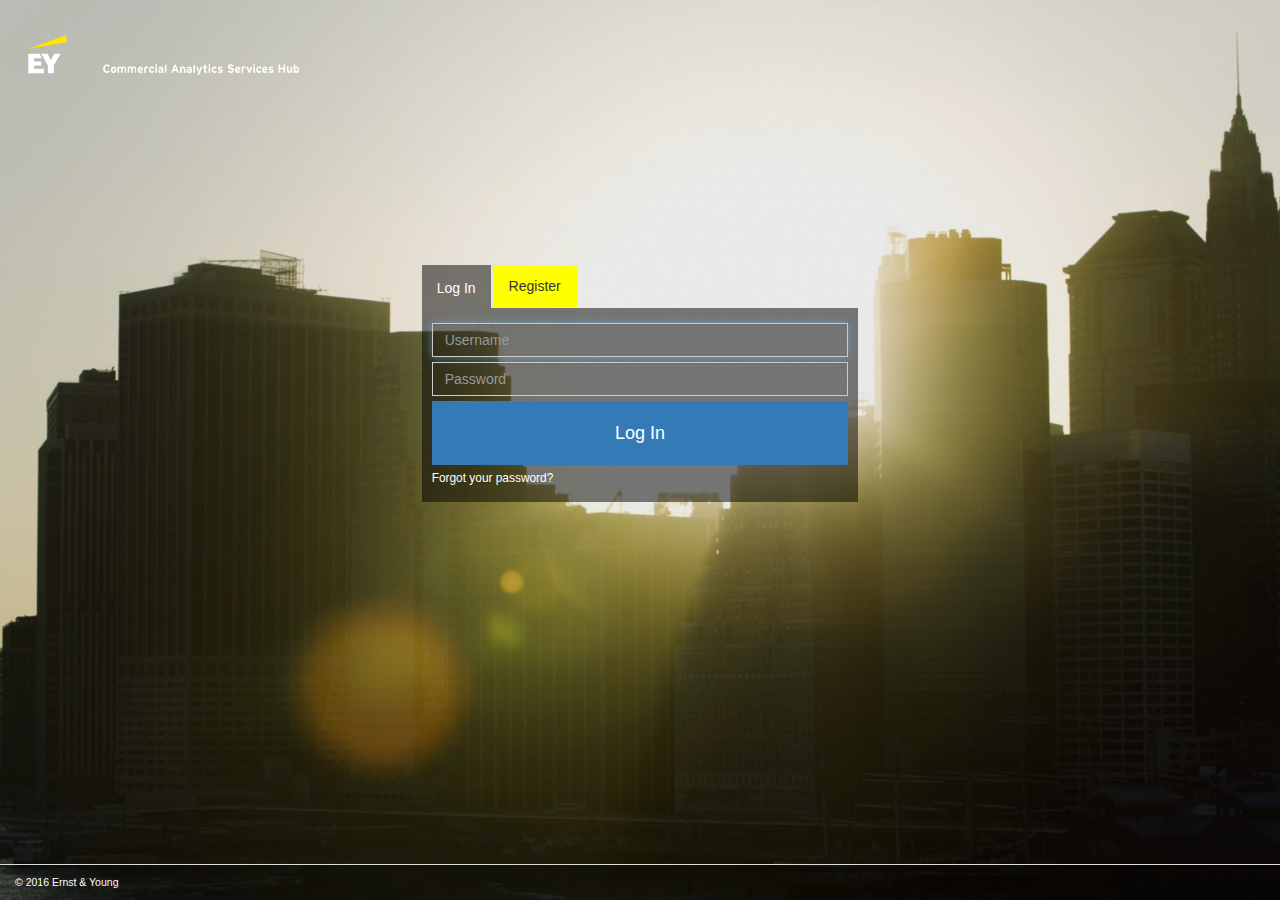
<file: index.html>
<!DOCTYPE html>
<!--[if lt IE 7]>      <html class="no-js lt-ie9 lt-ie8 lt-ie7"> <![endif]-->
<!--[if IE 7]>         <html class="no-js lt-ie9 lt-ie8"> <![endif]-->
<!--[if IE 8]>         <html class="no-js lt-ie9"> <![endif]-->
<!--[if gt IE 8]><!--> <html class="no-js"> <!--<![endif]-->
	<head>
		<meta charset="utf-8">
		<meta http-equiv="X-UA-Compatible" content="IE=edge">
		<title>EY CASH: Login</title>
		<meta name="description" content="">
		<meta name="viewport" content="width=device-width, initial-scale=1, maximum-scale=1">
		<!-- Latest compiled and minified CSS -->
		<!-- <link rel="stylesheet" href="https://maxcdn.bootstrapcdn.com/bootstrap/3.3.6/css/bootstrap.min.css" integrity="sha384-1q8mTJOASx8j1Au+a5WDVnPi2lkFfwwEAa8hDDdjZlpLegxhjVME1fgjWPGmkzs7" crossorigin="anonymous"> -->
		<link href="lib/bootstrap/css/bootstrap.min.css" rel="stylesheet" type="text/css">

	    <!-- Custom Fonts -->
	    <link href="lib/font-awesome/css/font-awesome.min.css" rel="stylesheet" type="text/css">


		<!-- Local stylesheet -->
		<link href="css/style.css" rel="stylesheet" type="text/css">

		<link href="css/login.css" rel="stylesheet" type="text/css">
	</head>
	<body id="login">

		<div class="main container-fluid">
			<div class="row">
				<h2 class="navbar-brand">
					<img src="images/EYCash_logo.svg" alt="EY CASH">
				</h2>
			</div>

			 <div class="abs-center is-responsive">

				 <div class="col-sm-12 col-md-10 col-md-offset-1">

					<ul class="nav nav-tabs" role="tablist">
						<li role="presentation" class="active"><a href="#form-login" aria-controls="login" role="tab" data-toggle="tab">Log In</a></li>
						<li role="presentation"><a href="#form-register" aria-controls="register" role="tab" data-toggle="tab">Register</a></li>
					</ul>
					<div class="tab-content">
						<form id="form-login" role="tabpanel" class="form-signin tab-pane active" action="landing.html">
							<label for="inputUsername" class="sr-only">Username</label>
							<input type="text" id="inputUsername" class="form-control" placeholder="Username" autofocus>
							<label for="inputPassword" class="sr-only">Password</label>
							<input type="password" id="inputPassword" class="form-control" placeholder="Password">
							<button class="btn btn-lg btn-primary btn-block" type="submit">Log In</button>
							<p class="small"><a href="#">Forgot your password?</a></p>
						</form>
						<form id="form-register" role="tabpanel" class="form-register tab-pane" action="landing.html">
							<label for="inputUsername" class="sr-only">Username</label>
							<input type="text" id="inputUsername" class="form-control" placeholder="Username" autofocus>
							<label for="inputPassword" class="sr-only">Password</label>
							<input type="password" id="inputPassword" class="form-control" placeholder="Password">
							<button class="btn btn-lg btn-primary btn-block" type="submit">Register</button>
						</form>
					</div>

				</div> 

			</div> 

		</div>

		<footer class="footer">
			<div class="container-fluid">
				<p class="text-muted">&copy; 2016 Ernst &amp; Young</p>
			</div>
		</footer>
			
<!-- 		<script src="https://ajax.googleapis.com/ajax/libs/jquery/1.10.2/jquery.min.js"></script>
		<script>window.jQuery || document.write('<script src="lib/jquery/js/jquery-1.10.2.min.js"><\/script>')</script>
 -->
		<script src="lib/jquery/js/jquery-1.10.2.min.js"></script>

		<!-- Latest compiled and minified JavaScript -->
		<!-- <script src="https://maxcdn.bootstrapcdn.com/bootstrap/3.3.6/js/bootstrap.min.js" integrity="sha384-0mSbJDEHialfmuBBQP6A4Qrprq5OVfW37PRR3j5ELqxss1yVqOtnepnHVP9aJ7xS" crossorigin="anonymous"></script> -->
		<script src="lib/bootstrap/js/bootstrap.min.js"></script>

	</body>
</html>
</file>
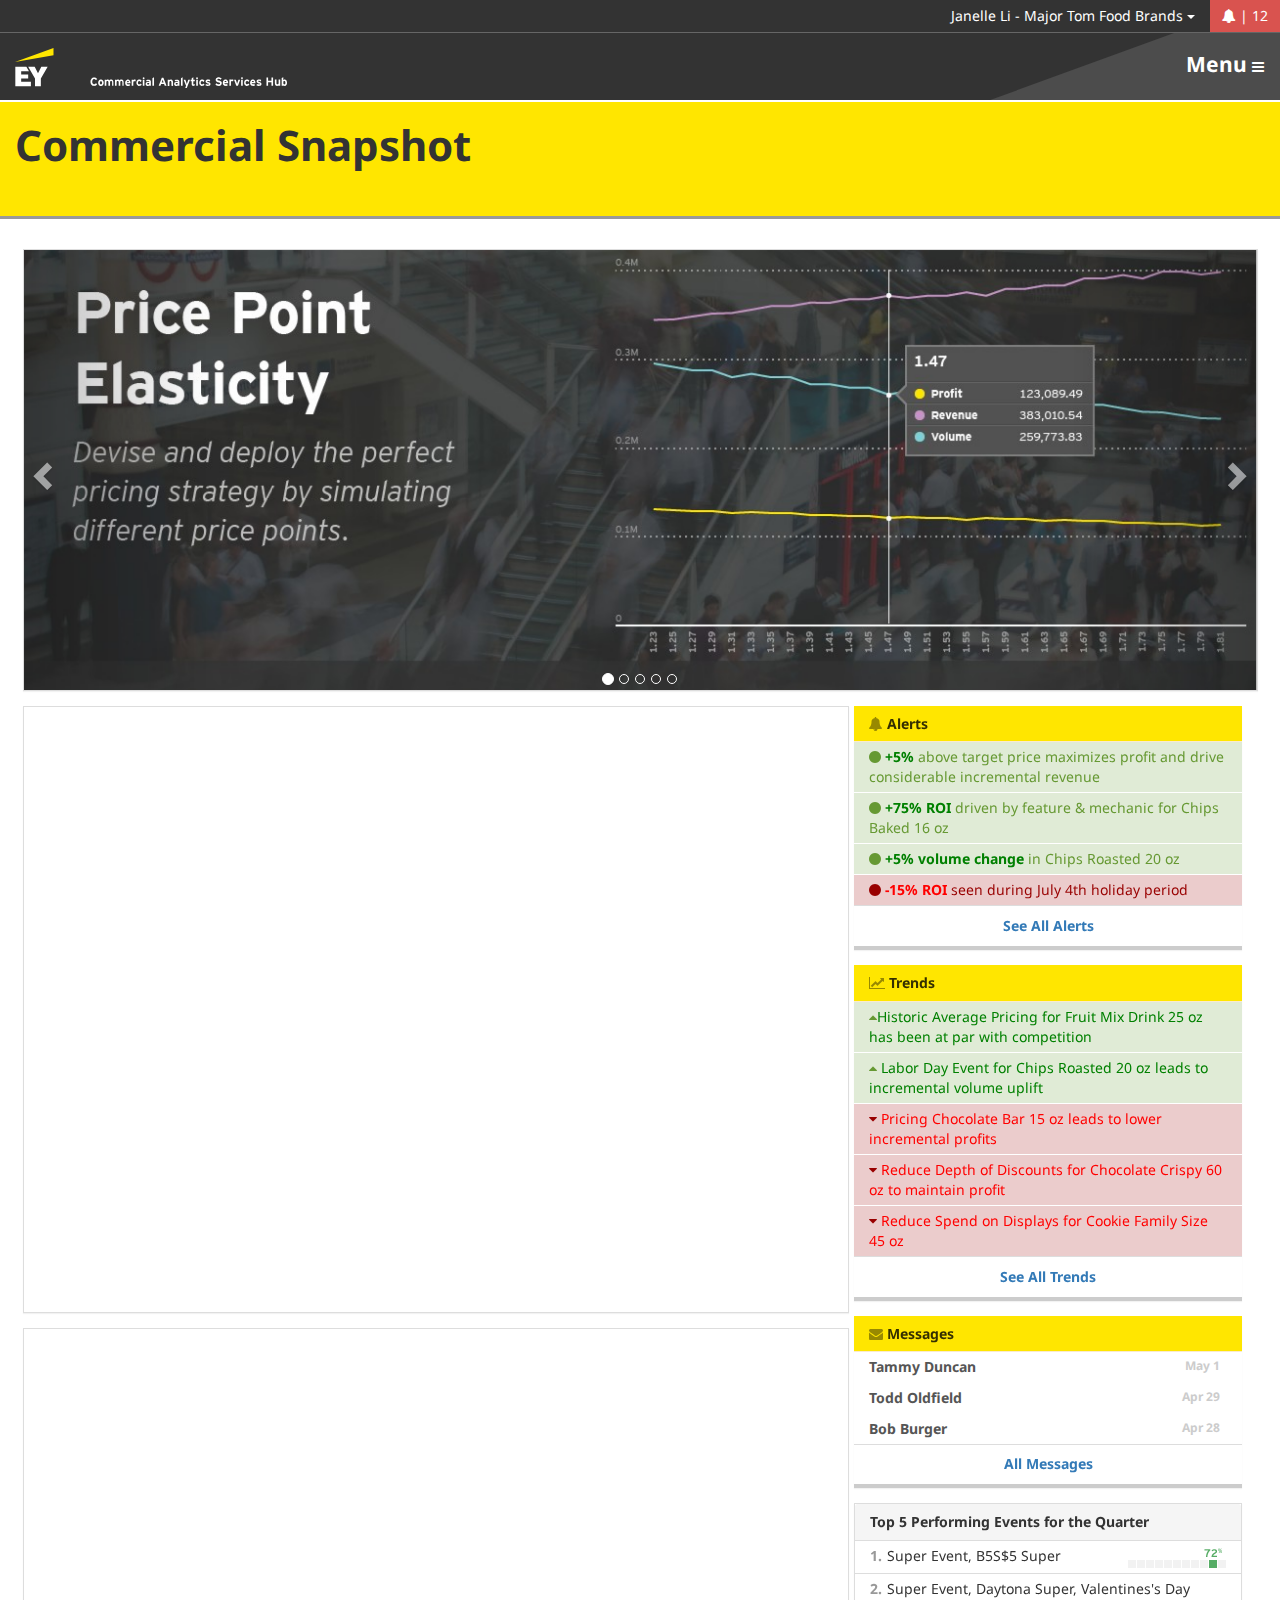
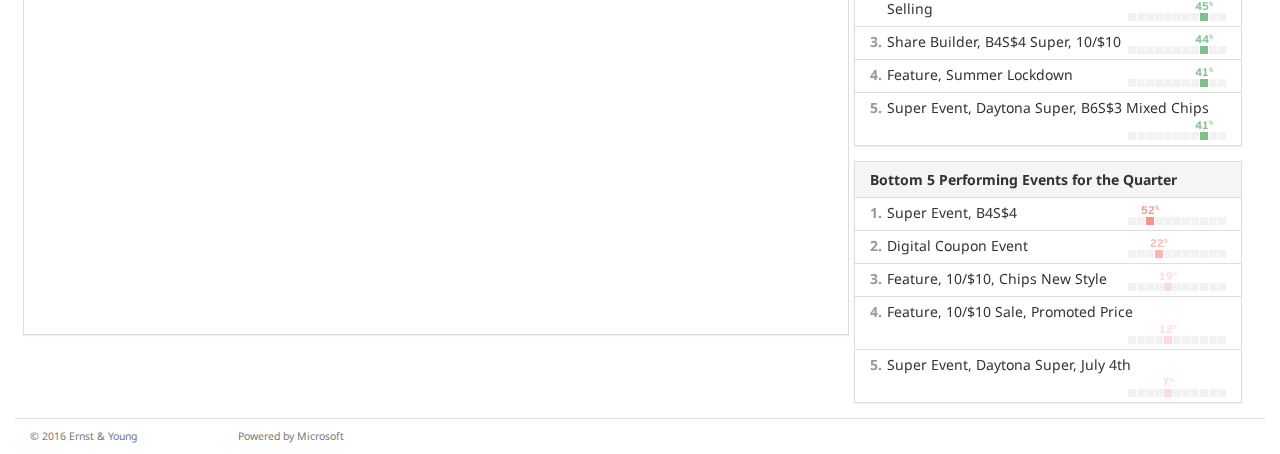
<file: commercial-snapshot.html>
<!DOCTYPE html>
<!--[if lt IE 7]>      <html class="no-js lt-ie9 lt-ie8 lt-ie7"> <![endif]-->
<!--[if IE 7]>         <html class="no-js lt-ie9 lt-ie8"> <![endif]-->
<!--[if IE 8]>         <html class="no-js lt-ie9"> <![endif]-->
<!--[if gt IE 8]><!--> <html class="no-js"> <!--<![endif]-->
	<head>
		<meta charset="utf-8">
		<meta http-equiv="X-UA-Compatible" content="IE=edge">
		<title>EY CASH: Commercial Snapshot</title>
		<meta name="description" content="">
		<meta name="viewport" content="width=device-width, initial-scale=1, maximum-scale=1">
		<link href="lib/bootstrap/css/bootstrap.min.css" rel="stylesheet" type="text/css">

	    <!-- Custom Fonts -->
	    <link href="lib/font-awesome/css/font-awesome.min.css" rel="stylesheet" type="text/css">


		<!-- Local stylesheet -->
		<link href="css/style.css" rel="stylesheet" type="text/css">
	</head>
	<body>

		<!-- user options nav -->
		<div class="container-fluid">
			<div class="row">
				<div class="btn-group user-options" role="group">
					<div class="pull-right">
						<div class="btn-group" role="group">
							<button class="btn btn-default dropdown-toggle" type="button" id="dropdownMenu1" data-toggle="dropdown" aria-haspopup="true" aria-expanded="true">Janelle Li - Major Tom Food Brands <span class="caret"></span>
							</button>
							<ul class="dropdown-menu" aria-labelledby="dropdownMenu1">
								<li><a href="index.html">Logout</a></li>
							</ul>
						</div>
						<button class="btn btn-info btn-danger"><span class="fa fa-bell"></span> | 12</button>
					</div>
				</div>
				<!-- site navigation -->
				<div class="mainnav clearfix">
					<h2 class="container-fluid"><a href="landing.html"><img src="images/EYCash_logo.svg" alt="EY CASH"></a></h2>
					<button class="btn btn-custom btn-menu" type="button" data-toggle="collapse" data-target="#collapseMenu" aria-expanded="false" aria-controls="collapseMenu"><span></span></button>
					<ul class="list-group collapse" id="collapseMenu">
						<li class="list-group-item"><a href="commercial-snapshot.html">Commercial Snapshot</a></li>
						<li class="list-group-item"><a href="growth-drivers.html">Growth Drivers</a></li>
						<li class="list-group-item">
							<button class="btn btn-submenu" type="button" data-toggle="collapse" data-target="#collapseSubmenu" aria-expanded="false" aria-controls="collapseSubmenu">Revenue Growth Management</button>
							<div class="list-group collapse" id="collapseSubmenu">
								<a href="price-diagnostic.html" class="list-group-item">Price Diagnostic</a>
								<a href="pricing-simulation.html" class="list-group-item">Pricing Simulation</a>

								<a href="trade-promotion-opt.html" class="list-group-item">Trade Promotion Optimization</a>
								<a href="post-event-analysis.html" class="list-group-item">Post Event Analysis</a>
							</div> 
						</li>
						<li class="list-group-item"><a href="marketing-productivity.html">Marketing Productivity</a></li>
						<li class="list-group-item"><a href="retail-execution.html">Retail Execution</a></li>
					</ul>
				</div>
			</div>
		</div>

		<!-- section title area -->
		<div class="jumbotron">
			<div class="container-fluid">
				<h1>Commercial Snapshot</h1>
			</div>
		</div>

		<div class="main container-fluid">
			<div class="row">
				<!-- main content area -->
				<div class="col col-sm-12">
					<div class="row">
						<div class="col col-sm-12">
							<div class="panel panel-default content-card">
								<div id="carousel" class="carousel slide" data-ride="carousel">
									<!-- Indicators -->
									<ol class="carousel-indicators">
										<li data-target="#carousel" data-slide-to="0" class="active"></li>
										<li data-target="#carousel" data-slide-to="1"></li>
										<li data-target="#carousel" data-slide-to="2"></li>
										<li data-target="#carousel" data-slide-to="3"></li>
										<li data-target="#carousel" data-slide-to="4"></li>
									</ol>

									<!-- Wrapper for slides -->
									<div class="carousel-inner" role="listbox">
										<div class="item active">
											<img src="images/microsoft_demo_20160526_slide1.jpg" alt="item 1">
										</div>
										<div class="item">
											<img src="images/microsoft_demo_20160526_slide2.jpg" alt="item 1">
										</div>
										<div class="item">
											<img src="images/microsoft_demo_20160526_slide3.jpg" alt="item 3">
										</div>
										<div class="item">
											<img src="images/microsoft_demo_20160526_slide4.jpg" alt="item 4">
										</div>
										<div class="item">
											<img src="images/microsoft_demo_20160526_slide5.jpg" alt="item 5">
										</div>
									</div>

									<!-- Controls -->
									<a class="left carousel-control" href="#carousel" role="button" data-slide="prev">
										<span class="glyphicon glyphicon-chevron-left" aria-hidden="true"></span>
										<span class="sr-only">Previous</span>
									</a>
									<a class="right carousel-control" href="#carousel" role="button" data-slide="next">
										<span class="glyphicon glyphicon-chevron-right" aria-hidden="true"></span>
										<span class="sr-only">Next</span>
									</a>
								</div>
				 			</div>
						</div>
					</div>
					<div class="col col-sm-8">
					<div class="row">					
						<div class="row">					
							<div class="col col-xs-12">							
								<div class="panel panel-default content-card">
									<!--<iframe width="1280" height="600" src="https://app.powerbi.com/view?r=eyJrIjoiNTUwZmFkNWYtMDcyMS00ZDdlLWIwY2ItNmIyNDBhODhlMjA4IiwidCI6ImJlNjM3MzRhLTk2YzUtNGU1NC04MDQ5LTcyYjZhZTEwZTM1NiIsImMiOjZ9" frameborder="0" allowFullScreen="true"></iframe>-->
									<!--img class="img-responsive" src="images/ppot.png" alt="Price Performance Over Time"-->
									<iframe width="800" height="600" src="https://app.powerbi.com/view?r=eyJrIjoiNDU1NDVmMDEtODkyOC00ZDJjLWE0MTUtZTlhY2U1ODRiZDA3IiwidCI6IjViOTczZjk5LTc3ZGYtNGJlYi1iMjdkLWFhMGM3MGI4NDgyYyIsImMiOjF9" frameborder="0" allowFullScreen="true"></iframe>
 								</div>
							</div>
						</div>
					
					
					<div class="row">
						<div class="col col-xs-12">
							<div class="panel panel-default content-card">
								<iframe width="1280" height="600" src="https://app.powerbi.com/view?r=eyJrIjoiOTdlZjgxNmEtODc0Ny00YjgzLTg0ZjktNzgxYzcxNTE0N2JjIiwidCI6ImJlNjM3MzRhLTk2YzUtNGU1NC04MDQ5LTcyYjZhZTEwZTM1NiIsImMiOjZ9" frameborder="0" allowFullScreen="true"></iframe>
								<!--img class="img-responsive" src="images/rt.png" alt="Regional Trends"-->
 							</div>
						</div>
					</div>
					</div>
				</div>

				<!-- sidebar -->
				<div class="sidebar col col-sm-4">
					<div class="panel panel-warning panel-alerts">
						<div class="panel-heading">
							<h3 class="panel-title"><span class="fa fa-bell" aria-hidden="true"></span> Alerts</h3>
						</div>
						<ul class="panel-body list-group">
							<li class="list-group-item up"><span class="fa fa-circle"></span> <b><font color="green">+5% </font></b>above target price maximizes profit and drive considerable incremental revenue</li>
							<li class="list-group-item up"><span class="fa fa-circle"></span> <b><font color="green">+75% ROI</font></b> driven by feature &amp; mechanic for Chips Baked 16 oz</li>
							<li class="list-group-item up"><span class="fa fa-circle"></span> <b><font color="green">+5% volume change</font></b> in Chips Roasted 20 oz</li>
							<li class="list-group-item down"><span class="fa fa-circle"></span> <b><font color="red">-15% ROI</font></b> seen during July 4th holiday period</li>
						</ul>
						<p><a href="#">See All Alerts</a></p>
					</div>
					<div class="panel panel-warning panel-trends">
						<div class="panel-heading">
							<h3 class="panel-title"><span class="fa fa-line-chart" aria-hidden="true"></span> Trends</h3>
						</div>
						<ul class="panel-body list-group">
							<li class="list-group-item up"><span class="fa fa-caret-up" aria-hidden="true"></span><font color="green">Historic Average Pricing for Fruit Mix Drink 25 oz has been at par with competition</font> </li>
							<li class="list-group-item up"><span class="fa fa-caret-up" aria-hidden="true"></span> <font color="green">Labor Day Event for Chips Roasted 20 oz leads to incremental volume uplift</font></li>
							<li class="list-group-item down"><span class="fa fa-caret-down" aria-hidden="true"></span> <font color="red">Pricing Chocolate Bar 15 oz leads to lower incremental profits</font></li>
							<li class="list-group-item down"><span class="fa fa-caret-down" aria-hidden="true"></span> <font color="red">Reduce Depth of Discounts for Chocolate Crispy 60 oz to maintain profit</font></li>
							<li class="list-group-item down"><span class="fa fa-caret-down" aria-hidden="true"></span> <font color="red">Reduce Spend on Displays for Cookie Family Size 45 oz</font></li>
						</ul>
						<p><a href="#">See All Trends</a></p>
					</div>
					<div class="panel panel-warning panel-messages">
						<div class="panel-heading">
							<h3 class="panel-title">
								<span class="fa fa-envelope" aria-hidden="true"></span>
								Messages
							</h3>
						</div>
						<div class="panel-body list-group">
							<a href="#" class="list-group-item"><b>Tammy Duncan</b> <span class="badge">May 1</span></a>
							<a href="#" class="list-group-item"><b>Todd Oldfield</b> <span class="badge">Apr 29</span></a>
							<a href="#" class="list-group-item"><b>Bob Burger</b>  <span class="badge">Apr 28</span></a>
							<p><a href="#">All Messages</a></p>
						</div>
					</div>
				</div>
				
						<div class="col col-sm-4">
							<div class="panel panel-default content-card ">
								<div class="panel-heading">
									<h4 class="panel-title">Top 5 Performing Events for the Quarter</h4>
								</div>
								<table class="table table-condensed top5-table">
									<tr>
										<td>1.</td><td>Super Event, B5S$5 Super     <img src="images/slider_0009_72.png" alt="Up 72" align="right"></td><td></td>
									</tr>
									<tr>
										<td>2.</td><td>Super Event, Daytona Super, Valentines's Day Selling <img src="images/slider_0008_45.png" alt="Up 45" align="right"></td><td></td>
									</tr>
									<tr>
										<td>3.</td><td>Share Builder, B4S$4 Super, 10/$10 <img src="images/slider_0007_44.png" alt="Up 44" align="right"></td><td></td>
									</tr>
									<tr>
										<td>4.</td><td>Feature, Summer Lockdown <img src="images/slider_0006_41.png" alt="Up 41" align="right"></td><td></td>
									</tr>
									<tr>
										<td>5.</td><td>Super Event, Daytona Super, B6S$3 Mixed Chips <img src="images/slider_0006_41.png" alt="Up 41" align="right"></td><td></td>
									</tr>
								</table>
							</div>
						</div>
						<div class="col col-sm-4">
							<div class="panel panel-default content-card">
								<div class="panel-heading">
									<h4 class="panel-title">Bottom 5 Performing Events for the Quarter</h4>
								</div>
								<table class="table table-condensed top5-table">
									<tr>
										<td>1.</td><td>Super Event, B4S$4 <img src="images/slider_0000_-52.png" alt="Down 52" align="right"></td><td></td>
									</tr>
									<tr>
										<td>2.</td><td>Digital Coupon Event <img src="images/slider_0001_-22.png" alt="Down 22" align="right"></td><td></td>
									</tr>
									<tr>
										<td>3.</td><td>Feature, 10/$10, Chips New Style <img src="images/slider_0002_-19.png" alt="Down 19" align="right"></td><td></td>
									</tr>
									<tr>
										<td>4.</td><td>Feature, 10/$10 Sale, Promoted Price <img src="images/slider_0003_-12.png" alt="Down 12" align="right"></td><td></td>
									</tr>
									<tr>
										<td>5.</td><td>Super Event, Daytona Super, July 4th <img src="images/slider_0004_-7.png" alt="Down 7" align="right"></td><td></td>
									</tr>
								</table>
							</div>
						</div>
										
			</div>
		</div>


		<footer class="footer">
			<div class="container-fluid">
				<div class="row">					
					<div class="col-sm-2">
						<p class="text-muted">&copy; 2016 Ernst &amp; Young</p>
					</div>
					<div class="col-sm-2">
						<p class="text-muted">Powered by Microsoft</p>
					</div>
				</div>
			</div>
		</footer>

		<script src="lib/jquery/js/jquery-1.10.2.min.js"></script>

		<script src="lib/bootstrap/js/bootstrap.min.js"></script>

		<script type="text/javascript" src="lib/fixed-table/js/fixed_table_rc.js"></script>

		<script src="js/scripts.js"></script>			
		
	</body>
</html>
</file>
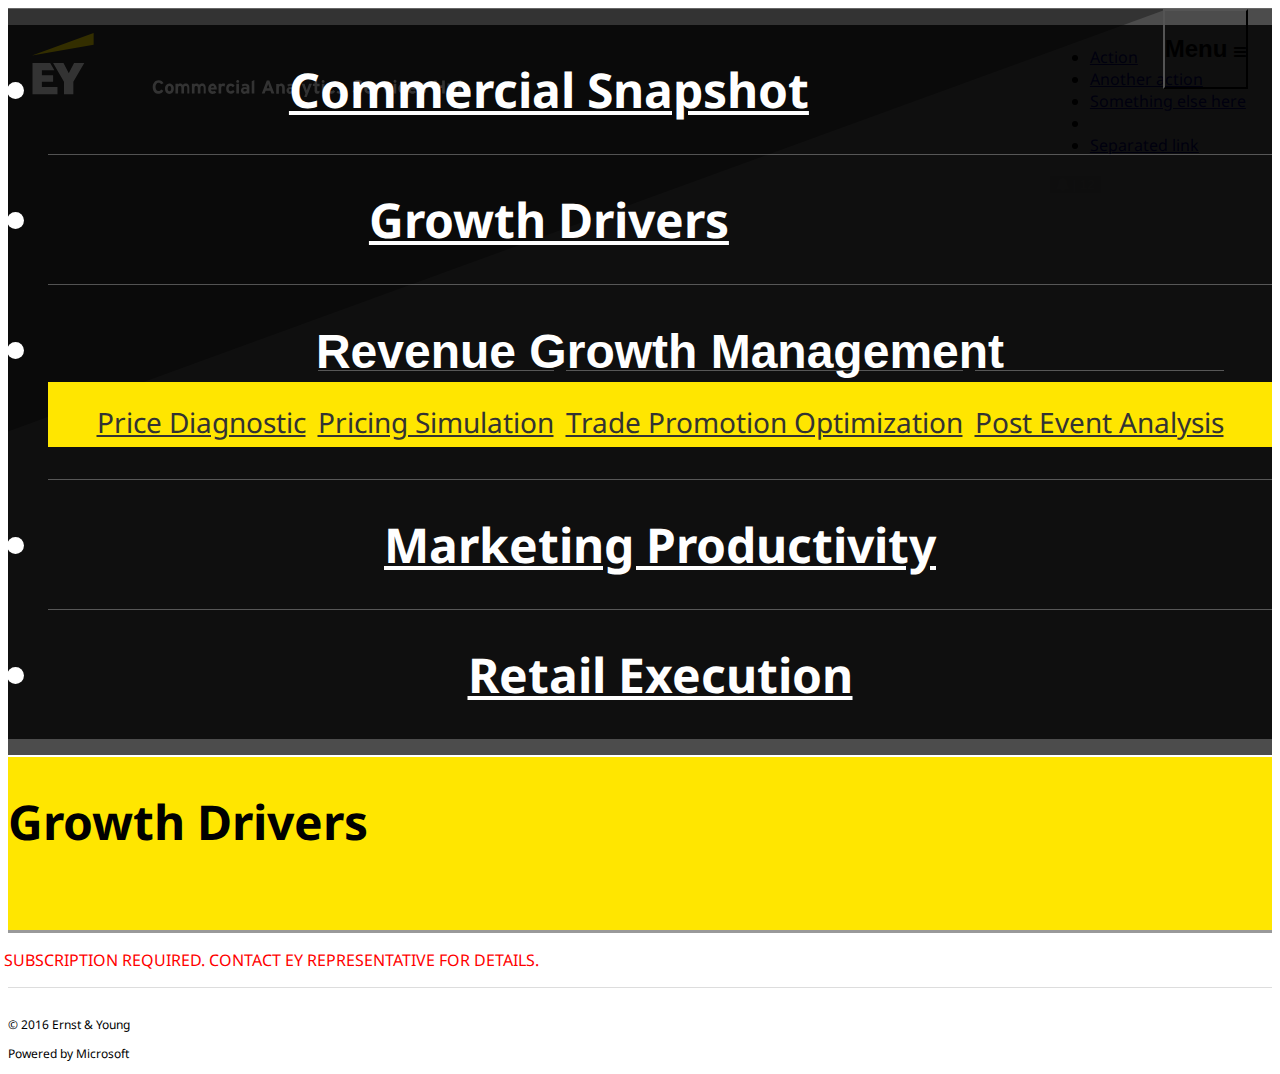
<file: growth-drivers.html>
<!DOCTYPE html>
<!--[if lt IE 7]>      <html class="no-js lt-ie9 lt-ie8 lt-ie7"> <![endif]-->
<!--[if IE 7]>         <html class="no-js lt-ie9 lt-ie8"> <![endif]-->
<!--[if IE 8]>         <html class="no-js lt-ie9"> <![endif]-->
<!--[if gt IE 8]><!--> <html class="no-js"> <!--<![endif]-->
	<head>
		<meta charset="utf-8">
		<meta http-equiv="X-UA-Compatible" content="IE=edge">
		<title>EY CASH: Growth Drivers</title>
		<meta name="description" content="">
		<meta name="viewport" content="width=device-width, initial-scale=1, maximum-scale=1">
		<!-- Latest compiled and minified CSS -->
		<link rel="stylesheet" href="https://maxcdn.bootstrapcdn.com/bootstrap/3.3.6/css/bootstrap.min.css" integrity="sha384-1q8mTJOASx8j1Au+a5WDVnPi2lkFfwwEAa8hDDdjZlpLegxhjVME1fgjWPGmkzs7" crossorigin="anonymous">

	    <!-- Custom Fonts -->
	    <link href="lib/font-awesome/css/font-awesome.min.css" rel="stylesheet" type="text/css">

		<!-- Optional theme -->
		<!-- <link rel="stylesheet" href="https://maxcdn.bootstrapcdn.com/bootstrap/3.3.6/css/bootstrap-theme.min.css" integrity="sha384-fLW2N01lMqjakBkx3l/M9EahuwpSfeNvV63J5ezn3uZzapT0u7EYsXMjQV+0En5r" crossorigin="anonymous"> -->


		<!-- Local stylesheet -->
	    <link href="css/style.css" rel="stylesheet" type="text/css">
	</head>
	<body>

		<!-- user options nav -->
		<div class="row">
			<div class="container-fluid">
				<div class="btn-group user-options" role="group">
					<div class="pull-right">
						<div class="btn-group" role="group">
							<button class="btn btn-default dropdown-toggle" type="button" id="dropdownMenu1" data-toggle="dropdown" aria-haspopup="true" aria-expanded="true">Janelle Li - Major Tom Food Brands <span class="caret"></span>
							</button>
							<ul class="dropdown-menu" aria-labelledby="dropdownMenu1">
								<li><a href="#">Action</a></li>
								<li><a href="#">Another action</a></li>
								<li><a href="#">Something else here</a></li>
								<li role="separator" class="divider"></li>
								<li><a href="#">Separated link</a></li>
							</ul>
						</div>
						<button class="btn btn-info btn-danger"><span class="fa fa-bell"></span> | 12</button>
					</div>
				</div>
				<!-- site navigation -->
				<div class="mainnav clearfix">
					<h2 class="container-fluid"><a href="landing.html"><img src="images/EYCash_logo.svg" alt="EY CASH"></a></h2>
					<button class="btn btn-custom btn-menu" type="button" data-toggle="collapse" data-target="#collapseMenu" aria-expanded="false" aria-controls="collapseMenu"><span></span></button>
					<ul class="list-group collapse" id="collapseMenu">
						<li class="list-group-item"><a href="commercial-snapshot.html">Commercial Snapshot</a></li>
						<li class="list-group-item"><a href="growth-drivers.html">Growth Drivers</a></li>
						<li class="list-group-item">
							<button class="btn btn-submenu" type="button" data-toggle="collapse" data-target="#collapseSubmenu" aria-expanded="false" aria-controls="collapseSubmenu">Revenue Growth Management</button>
							<div class="list-group collapse" id="collapseSubmenu">
								<a href="price-diagnostic.html" class="list-group-item">Price Diagnostic</a>
								<a href="pricing-simulation.html" class="list-group-item">Pricing Simulation</a>

								<a href="trade-promotion-opt.html" class="list-group-item">Trade Promotion Optimization</a>
								<a href="post-event-analysis.html" class="list-group-item">Post Event Analysis</a>
							</div> 
						</li>
						<li class="list-group-item"><a href="marketing-productivity.html">Marketing Productivity</a></li>
						<li class="list-group-item"><a href="retail-execution.html">Retail Execution</a></li>
					</ul>
				</div>
			</div>
		</div>

		<!-- section title area -->
		<div class="jumbotron">
			<div class="container-fluid">
				<h1>Growth Drivers</h1>
			</div>
		</div>

		<div class="main">
			<div class="row">
				<!-- main content area -->
				<!-- <iframe src="content"></iframe> -->
				<div class="col col-xs-12">
				<p><font color="red">SUBSCRIPTION REQUIRED. CONTACT EY REPRESENTATIVE FOR DETAILS.</font></p>
				</div>
			</div>	
		</div>

		<footer class="footer">
			<div class="row">
				<div class="container-fluid">					
					<div class="col-sm-2">
						<p class="text-muted">&copy; 2016 Ernst &amp; Young</p>
					</div>
					<div class="col-sm-2">
						<p class="text-muted">Powered by Microsoft</p>
					</div>
				</div>
			</div>
		</footer>

		<script src="https://ajax.googleapis.com/ajax/libs/jquery/1.10.2/jquery.min.js"></script>
		<script>window.jQuery || document.write('<script src="js/vendor/jquery-1.10.2.min.js"><\/script>')</script>

		<!-- Latest compiled and minified JavaScript -->
		<script src="https://maxcdn.bootstrapcdn.com/bootstrap/3.3.6/js/bootstrap.min.js" integrity="sha384-0mSbJDEHialfmuBBQP6A4Qrprq5OVfW37PRR3j5ELqxss1yVqOtnepnHVP9aJ7xS" crossorigin="anonymous"></script>
		
	</body>
</html>
</file>
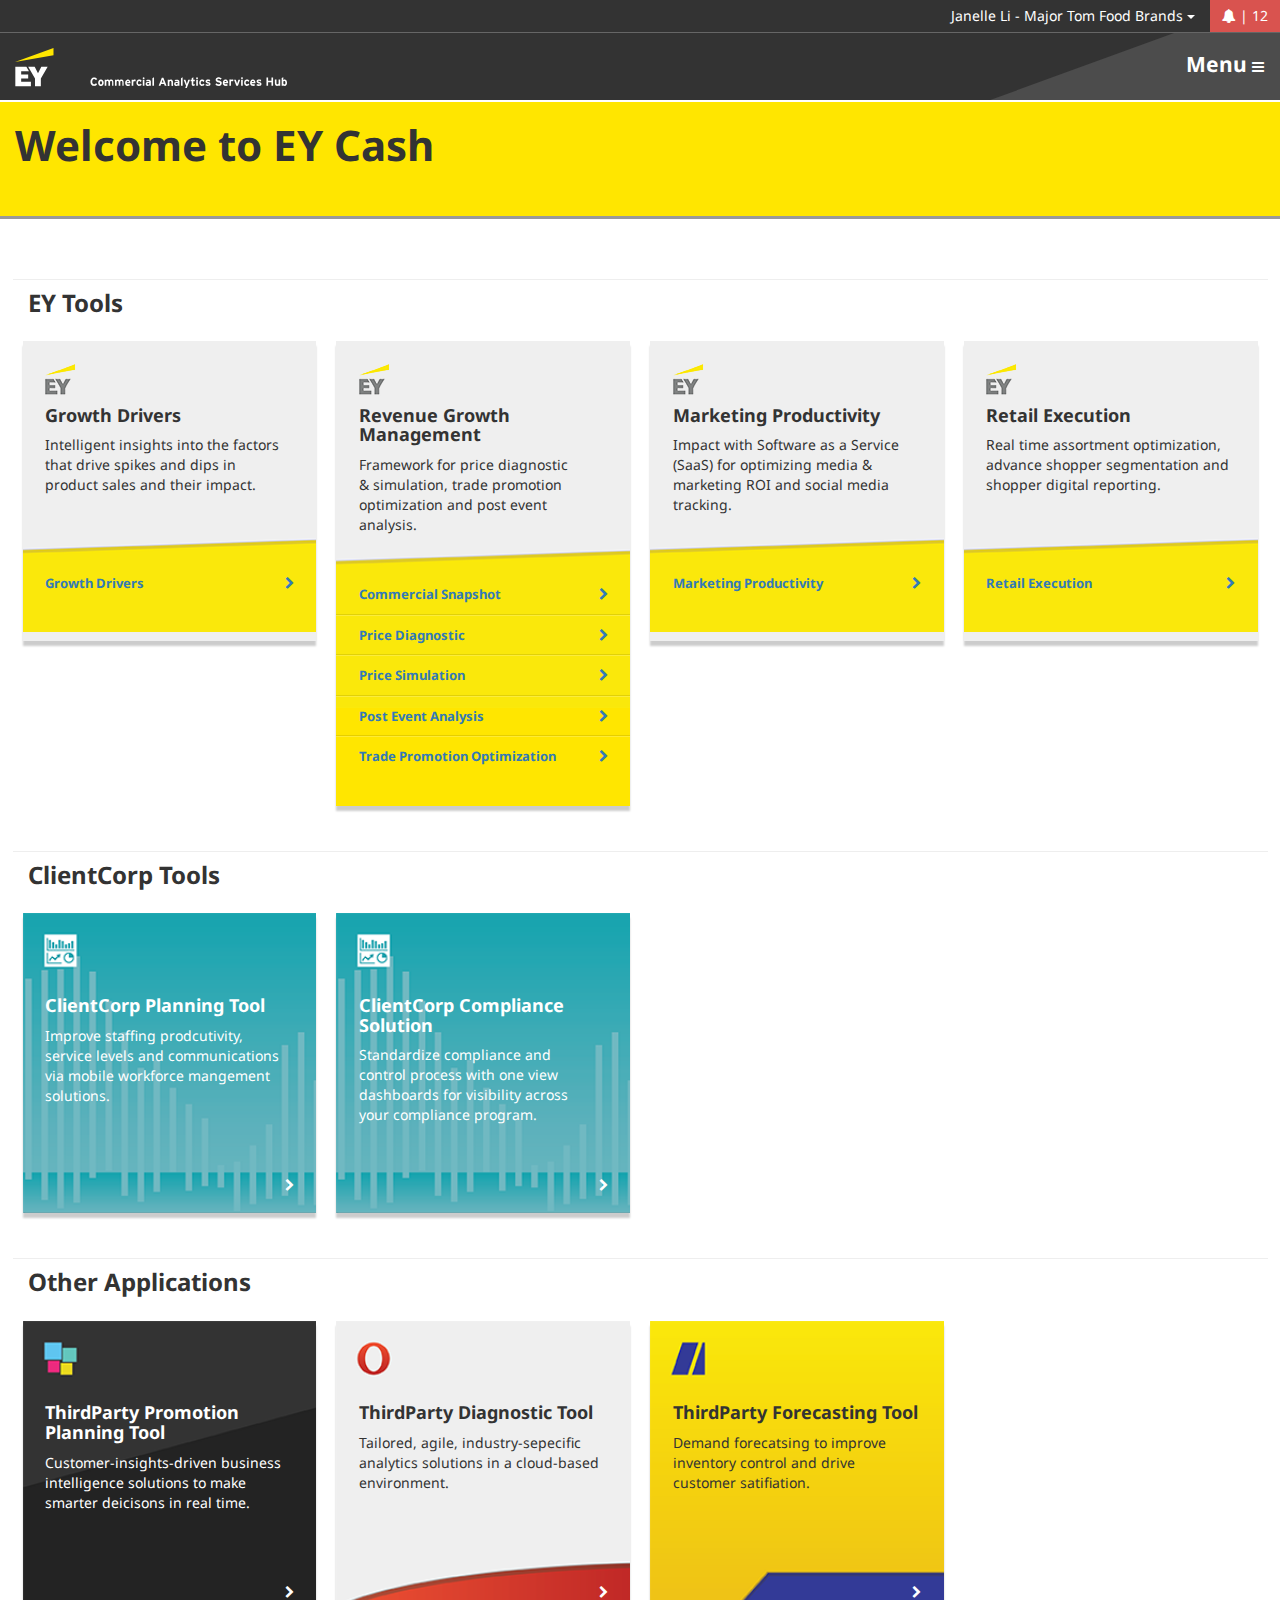
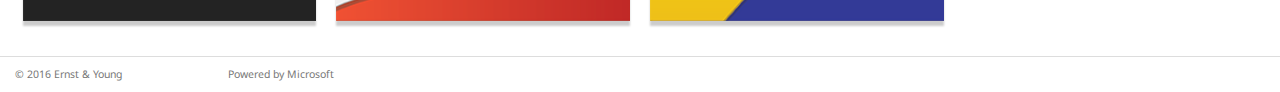
<file: landing.html>
<!DOCTYPE html>
<!--[if lt IE 7]>      <html class="no-js lt-ie9 lt-ie8 lt-ie7"> <![endif]-->
<!--[if IE 7]>         <html class="no-js lt-ie9 lt-ie8"> <![endif]-->
<!--[if IE 8]>         <html class="no-js lt-ie9"> <![endif]-->
<!--[if gt IE 8]><!--> <htl class="no-js"> <!--<![endif]-->
	<head>
		<meta charset="utf-8">
		<meta http-equiv="X-UA-Compatible" content="IE=edge">
		<title>EY CASH: Welcome to EY Cash</title>
		<meta name="description" content="">
		<meta name="viewport" content="width=device-width, initial-scale=1, maximum-scale=1">

		<!-- Latest compiled and minified CSS -->
		<!-- <link rel="stylesheet" href="https://maxcdn.bootstrapcdn.com/bootstrap/3.3.6/css/bootstrap.min.css" integrity="sha384-1q8mTJOASx8j1Au+a5WDVnPi2lkFfwwEAa8hDDdjZlpLegxhjVME1fgjWPGmkzs7" crossorigin="anonymous"> -->
		<link href="lib/bootstrap/css/bootstrap.min.css" rel="stylesheet" type="text/css">

	    <!-- Custom Fonts -->
	    <link href="lib/font-awesome/css/font-awesome.min.css" rel="stylesheet" type="text/css">


		<!-- Local stylesheet -->
		<link href="css/style.css" rel="stylesheet" type="text/css">

		<link href="css/landing.css" rel="stylesheet" type="text/css">

	</head>
	<body class="landing-page">

		<!-- user options nav -->
		<div class="container-fluid">
			<div class="row">
				<div class="btn-group user-options" role="group">
					<div class="pull-right">
						<div class="btn-group" role="group">
							<button class="btn btn-default dropdown-toggle" type="button" id="dropdownMenu1" data-toggle="dropdown" aria-haspopup="true" aria-expanded="true">Janelle Li - Major Tom Food Brands <span class="caret"></span>
							</button>
							<ul class="dropdown-menu" aria-labelledby="dropdownMenu1">
								<li><a href="index.html">Logout</a></li>
							</ul>
						</div>
						<button class="btn btn-info btn-danger"><span class="fa fa-bell"></span> | 12</button>
					</div>
				</div>
				<!-- site navigation -->
				<div class="mainnav clearfix">
					<h2 class="container-fluid"><a href="landing.html"><img src="images/EYCash_logo.svg" alt="EY CASH"></a></h2>
					<button class="btn btn-custom btn-menu" type="button" data-toggle="collapse" data-target="#collapseMenu" aria-expanded="false" aria-controls="collapseMenu"><span></span></button>
					<ul class="list-group collapse" id="collapseMenu">
						<li class="list-group-item"><a href="commercial-snapshot.html">Commercial Snapshot</a></li>
						<li class="list-group-item"><a href="growth-drivers.html">Growth Drivers</a></li>
						<li class="list-group-item">
							<button class="btn btn-submenu" type="button" data-toggle="collapse" data-target="#collapseSubmenu" aria-expanded="false" aria-controls="collapseSubmenu">Revenue Growth Management</button>
							<div class="list-group collapse" id="collapseSubmenu">
								<a href="price-diagnostic.html" class="list-group-item">Price Diagnostic</a>
								<a href="pricing-simulation.html" class="list-group-item">Pricing Simulation</a>

								<a href="trade-promotion-opt.html" class="list-group-item">Trade Promotion Optimization</a>
								<a href="post-event-analysis.html" class="list-group-item">Post Event Analysis</a>
							</div> 
						</li>
						<li class="list-group-item"><a href="marketing-productivity.html">Marketing Productivity</a></li>
						<li class="list-group-item"><a href="retail-execution.html">Retail Execution</a></li>
					</ul>
				</div>
			</div>
		</div>

		<!-- section title area -->
		<div class="jumbotron">
			<div class="container-fluid">
				<h1>Welcome to EY Cash</h1>
			</div>
		</div>

		<!-- main content area -->
		<div class="main container-fluid">
			<div class="row panel-group">
				<h3>EY Tools</h3>
				<div class="col col-sm-3"><div class="panel panel-ey content-card">
					<div class="panel-caption">
						<p><img src="images/bg_EY-01_logo.png"></p>
						<h4>Growth Drivers</h4>
						<p>Intelligent insights into the factors</br>
							that drive spikes and dips in</br>
							product sales and their impact.
						</p>
					</div>
					<ul class="list-unstyled">
						<li><a href="growth-drivers.html">Growth Drivers <span class="fa fa-chevron-right pull-right"></span></a></li>
					</ul>
				</div></div>
				<div class="col col-sm-3"><div class="panel panel-ey content-card">
					<div class="panel-caption">
					<p><img src="images/bg_EY-01_logo.png"></p>
						<h4>Revenue Growth Management</h4>
						<p>Framework for price diagnostic</br>
							& simulation, trade promotion</br>
							optimization and post event</br>
							analysis.
						</p>
					</div>
					<ul class="list-unstyled">
						<li><a href="commercial-snapshot.html">Commercial Snapshot <span class="fa fa-chevron-right pull-right"></span></a></li>
						<li><a href="price-diagnostic.html">Price Diagnostic <span class="fa fa-chevron-right pull-right"></span></a></li>
						<li><a href="pricing-simulation.html">Price Simulation <span class="fa fa-chevron-right pull-right"></span></a></li>
						<li><a href="post-event-analysis.html">Post Event Analysis <span class="fa fa-chevron-right pull-right"></span></a></li>
						<li><a href="trade-promotion-opt.html">Trade Promotion Optimization <span class="fa fa-chevron-right pull-right"></span></a></li>
						
					</ul>
				</div></div>
				<div class="col col-sm-3"><div class="panel panel-ey content-card">
					<div class="panel-caption">
						<p><img src="images/bg_EY-01_logo.png"></p>
						<h4>Marketing Productivity</h4>
						<p>Impact with Software as a Service</br>
						   (SaaS) for optimizing media &amp;</br>
						   marketing ROI and social media</br>
						   tracking.
						  </p>
					</div>
					<ul class="list-unstyled">
						<li><a href="marketing-productivity.html">Marketing Productivity <span class="fa fa-chevron-right pull-right"></span></a></li>
					</ul>
				</div></div>
				<div class="col col-sm-3"><div class="panel panel-ey content-card">
					<div class="panel-caption">
						<p><img src="images/bg_EY-01_logo.png"></p>
						<h4>Retail Execution</h4>
						<p>Real time assortment optimization,</br>
							advance shopper segmentation and </br>
							shopper digital reporting.</p>
					</div>
					<ul class="list-unstyled">
						<li><a href="retail-execution.html">Retail Execution <span class="fa fa-chevron-right pull-right"></span></a></li>
					</ul>
				</div></div>
			</div>
			<div class="row panel-group">
				<h3>ClientCorp Tools</h3>
				<div class="col col-sm-3"><div class="panel panel-client content-card">
					<div class="panel-caption">
						<h4>ClientCorp Planning Tool</h4>
						<p>Improve staffing prodcutivity,</br> 
							service levels and communications </br>
							via mobile workforce mangement </br>
							solutions. </p>
					</div>
					<ul class="list-unstyled">
						<li><a href="#"> <span class="fa fa-chevron-right pull-right"></span></a></li>
					</ul>
				</div></div>
				<div class="col col-sm-3"><div class="panel panel-client content-card">
					<div class="panel-caption">
						<h4>ClientCorp Compliance Solution</h4>
						<p>Standardize compliance and </br>
							control process with one view </br>
							dashboards for visibility across </br>
							your compliance program.</p>
					</div>
					<ul class="list-unstyled">
						<li><a href="#"> <span class="fa fa-chevron-right pull-right"></span></a></li>
					</ul>
				</div></div>
			</div>
			<div class="row panel-group">
				<h3>Other Applications</h3>
				<div class="col col-sm-3"><div class="panel panel-other1 content-card">
					<div class="panel-caption">
						<h4>ThirdParty Promotion Planning Tool</h4>
						<p>Customer-insights-driven business</br> 
							intelligence solutions to make</br> 
							smarter deicisons in real time.</p>
					</div>
					<ul class="list-unstyled">
						<li><a href="#"> <span class="fa fa-chevron-right pull-right"></span></a></li>
					</ul>
				</div></div>
				<div class="col col-sm-3"><div class="panel panel-other2 content-card">
					<div class="panel-caption">
						<h4>ThirdParty Diagnostic Tool</h4>
						<p>Tailored, agile, industry-sepecific</br> 
							analytics solutions in a cloud-based</br> 
							environment. </p>
					</div>
					<ul class="list-unstyled">
						<li><a href="#"> <span class="fa fa-chevron-right pull-right"></span></a></li>
					</ul>
				</div></div>
				<div class="col col-sm-3"><div class="panel panel-other3 content-card">
					<div class="panel-caption">
						<h4>ThirdParty Forecasting Tool</h4>
						<p>Demand forecatsing to improve</br>
							inventory control and drive</br> 
							customer satifiation.</p>
					</div>
					<ul class="list-unstyled">
						<li><a href="#"> <span class="fa fa-chevron-right pull-right"></span></a></li>
					</ul>
				</div></div>
			</div>
		</div>

		<footer class="footer">
			<div class="container-fluid">
				<div class="row">
					<div class="col-sm-2">
						<p class="text-muted">&copy; 2016 Ernst &amp; Young</p>
					</div>
					<div class="col-sm-2">
						<p class="text-muted">Powered by Microsoft</p>
					</div>
				</div>
			</div>
		</footer>

		<script src="lib/jquery/js/jquery-1.10.2.min.js"></script>

		<script src="lib/bootstrap/js/bootstrap.min.js"></script>

		<script src="js/scripts.js"></script>			
		
	</body>
</html>
</file>
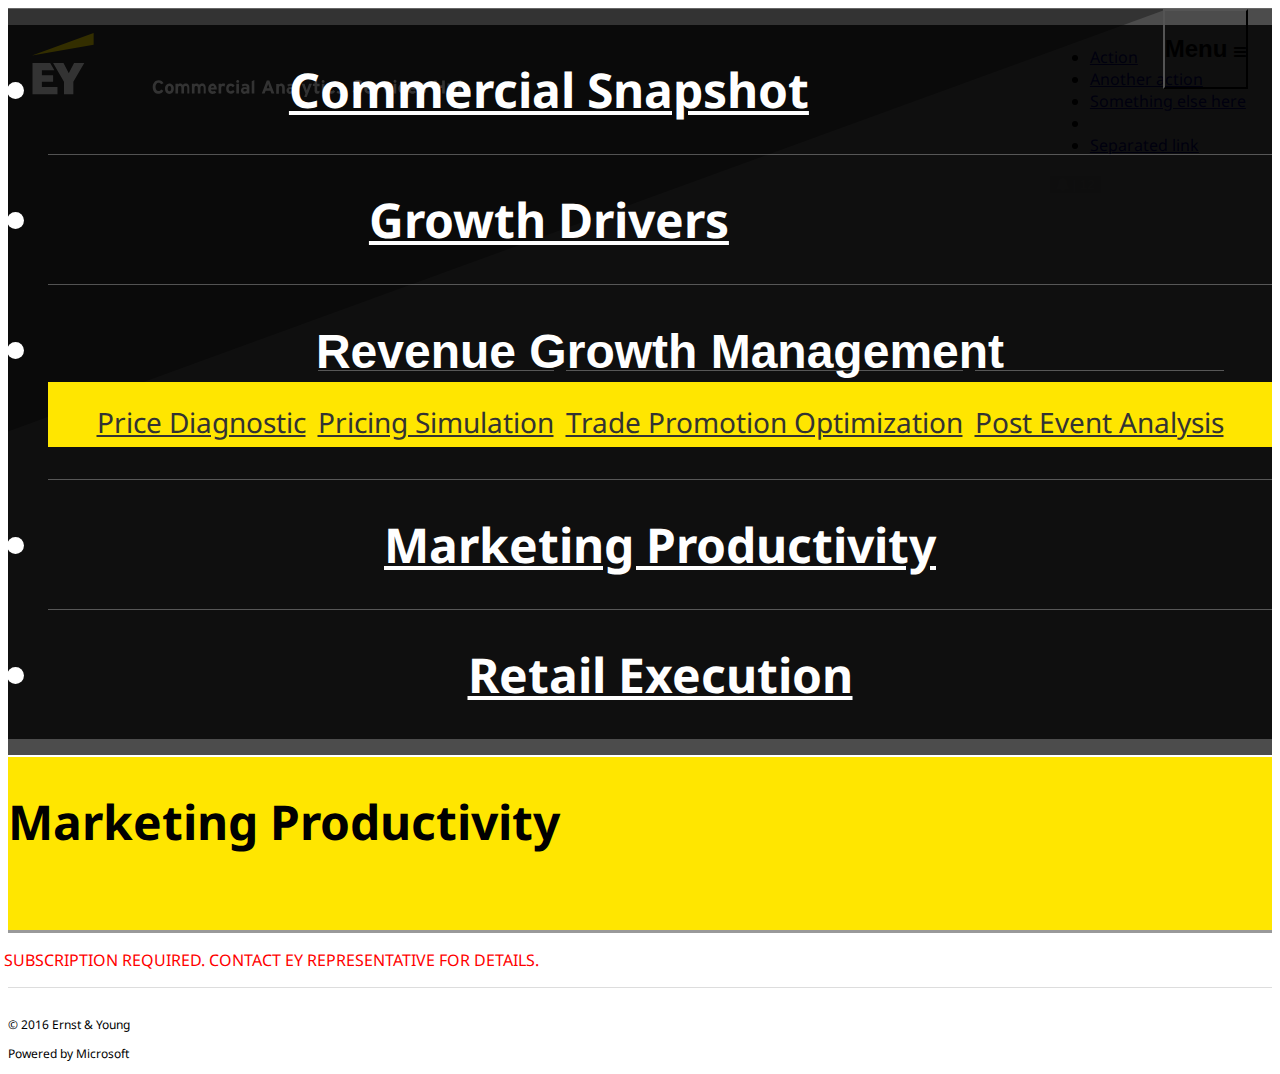
<file: marketing-productivity.html>
<!DOCTYPE html>
<!--[if lt IE 7]>      <html class="no-js lt-ie9 lt-ie8 lt-ie7"> <![endif]-->
<!--[if IE 7]>         <html class="no-js lt-ie9 lt-ie8"> <![endif]-->
<!--[if IE 8]>         <html class="no-js lt-ie9"> <![endif]-->
<!--[if gt IE 8]><!--> <html class="no-js"> <!--<![endif]-->
	<head>
		<meta charset="utf-8">
		<meta http-equiv="X-UA-Compatible" content="IE=edge">
		<title>EY CASH: Marketing Productivity</title>
		<meta name="description" content="">
		<meta name="viewport" content="width=device-width, initial-scale=1, maximum-scale=1">
		<!-- Latest compiled and minified CSS -->
		<link rel="stylesheet" href="https://maxcdn.bootstrapcdn.com/bootstrap/3.3.6/css/bootstrap.min.css" integrity="sha384-1q8mTJOASx8j1Au+a5WDVnPi2lkFfwwEAa8hDDdjZlpLegxhjVME1fgjWPGmkzs7" crossorigin="anonymous">

	    <!-- Custom Fonts -->
	    <link href="lib/font-awesome/css/font-awesome.min.css" rel="stylesheet" type="text/css">

		<!-- Optional theme -->
		<!-- <link rel="stylesheet" href="https://maxcdn.bootstrapcdn.com/bootstrap/3.3.6/css/bootstrap-theme.min.css" integrity="sha384-fLW2N01lMqjakBkx3l/M9EahuwpSfeNvV63J5ezn3uZzapT0u7EYsXMjQV+0En5r" crossorigin="anonymous"> -->


		<!-- Local stylesheet -->
	    <link href="css/style.css" rel="stylesheet" type="text/css">
	</head>
	<body>

		<!-- user options nav -->
		<div class="row">
			<div class="container-fluid">
				<div class="btn-group user-options" role="group">
					<div class="pull-right">
						<div class="btn-group" role="group">
							<button class="btn btn-default dropdown-toggle" type="button" id="dropdownMenu1" data-toggle="dropdown" aria-haspopup="true" aria-expanded="true">Janelle Li - Major Tom Food Brands <span class="caret"></span>
							</button>
							<ul class="dropdown-menu" aria-labelledby="dropdownMenu1">
								<li><a href="#">Action</a></li>
								<li><a href="#">Another action</a></li>
								<li><a href="#">Something else here</a></li>
								<li role="separator" class="divider"></li>
								<li><a href="#">Separated link</a></li>
							</ul>
						</div>
						<button class="btn btn-info btn-danger"><span class="fa fa-bell"></span> | 12</button>
					</div>
				</div>
				<!-- site navigation -->
				<div class="mainnav clearfix">
					<h2 class="container-fluid"><a href="landing.html"><img src="images/EYCash_logo.svg" alt="EY CASH"></a></h2>
					<button class="btn btn-custom btn-menu" type="button" data-toggle="collapse" data-target="#collapseMenu" aria-expanded="false" aria-controls="collapseMenu"><span></span></button>
					<ul class="list-group collapse" id="collapseMenu">
						<li class="list-group-item"><a href="commercial-snapshot.html">Commercial Snapshot</a></li>
						<li class="list-group-item"><a href="growth-drivers.html">Growth Drivers</a></li>
						<li class="list-group-item">
							<button class="btn btn-submenu" type="button" data-toggle="collapse" data-target="#collapseSubmenu" aria-expanded="false" aria-controls="collapseSubmenu">Revenue Growth Management</button>
							<div class="list-group collapse" id="collapseSubmenu">
								<a href="price-diagnostic.html" class="list-group-item">Price Diagnostic</a>
								<a href="pricing-simulation.html" class="list-group-item">Pricing Simulation</a>

								<a href="trade-promotion-opt.html" class="list-group-item">Trade Promotion Optimization</a>
								<a href="post-event-analysis.html" class="list-group-item">Post Event Analysis</a>
							</div> 
						</li>
						<li class="list-group-item"><a href="marketing-productivity.html">Marketing Productivity</a></li>
						<li class="list-group-item"><a href="retail-execution.html">Retail Execution</a></li>
					</ul>
				</div>
			</div>
		</div>

		<!-- section title area -->
		<div class="jumbotron">
			<div class="container-fluid">
				<h1>Marketing Productivity</h1>
			</div>
		</div>

		<div class="main">
			<div class="row">
				<!-- main content area -->
				<!-- <iframe src="content"></iframe> -->
				<div class="col col-xs-12">
				<p><font color="red">SUBSCRIPTION REQUIRED. CONTACT EY REPRESENTATIVE FOR DETAILS.</font></p>
				</div>
			</div>	
		</div>

		<footer class="footer">
			<div class="row">
				<div class="container-fluid">
					<div class="col-sm-2">
						<p class="text-muted">&copy; 2016 Ernst &amp; Young</p>
					</div>
					<div class="col-sm-2">
						<p class="text-muted">Powered by Microsoft</p>
					</div>
				</div>
			</div>
		</footer>

		<script src="https://ajax.googleapis.com/ajax/libs/jquery/1.10.2/jquery.min.js"></script>
		<script>window.jQuery || document.write('<script src="js/vendor/jquery-1.10.2.min.js"><\/script>')</script>

		<!-- Latest compiled and minified JavaScript -->
		<script src="https://maxcdn.bootstrapcdn.com/bootstrap/3.3.6/js/bootstrap.min.js" integrity="sha384-0mSbJDEHialfmuBBQP6A4Qrprq5OVfW37PRR3j5ELqxss1yVqOtnepnHVP9aJ7xS" crossorigin="anonymous"></script>
		
	</body>
</html>
</file>
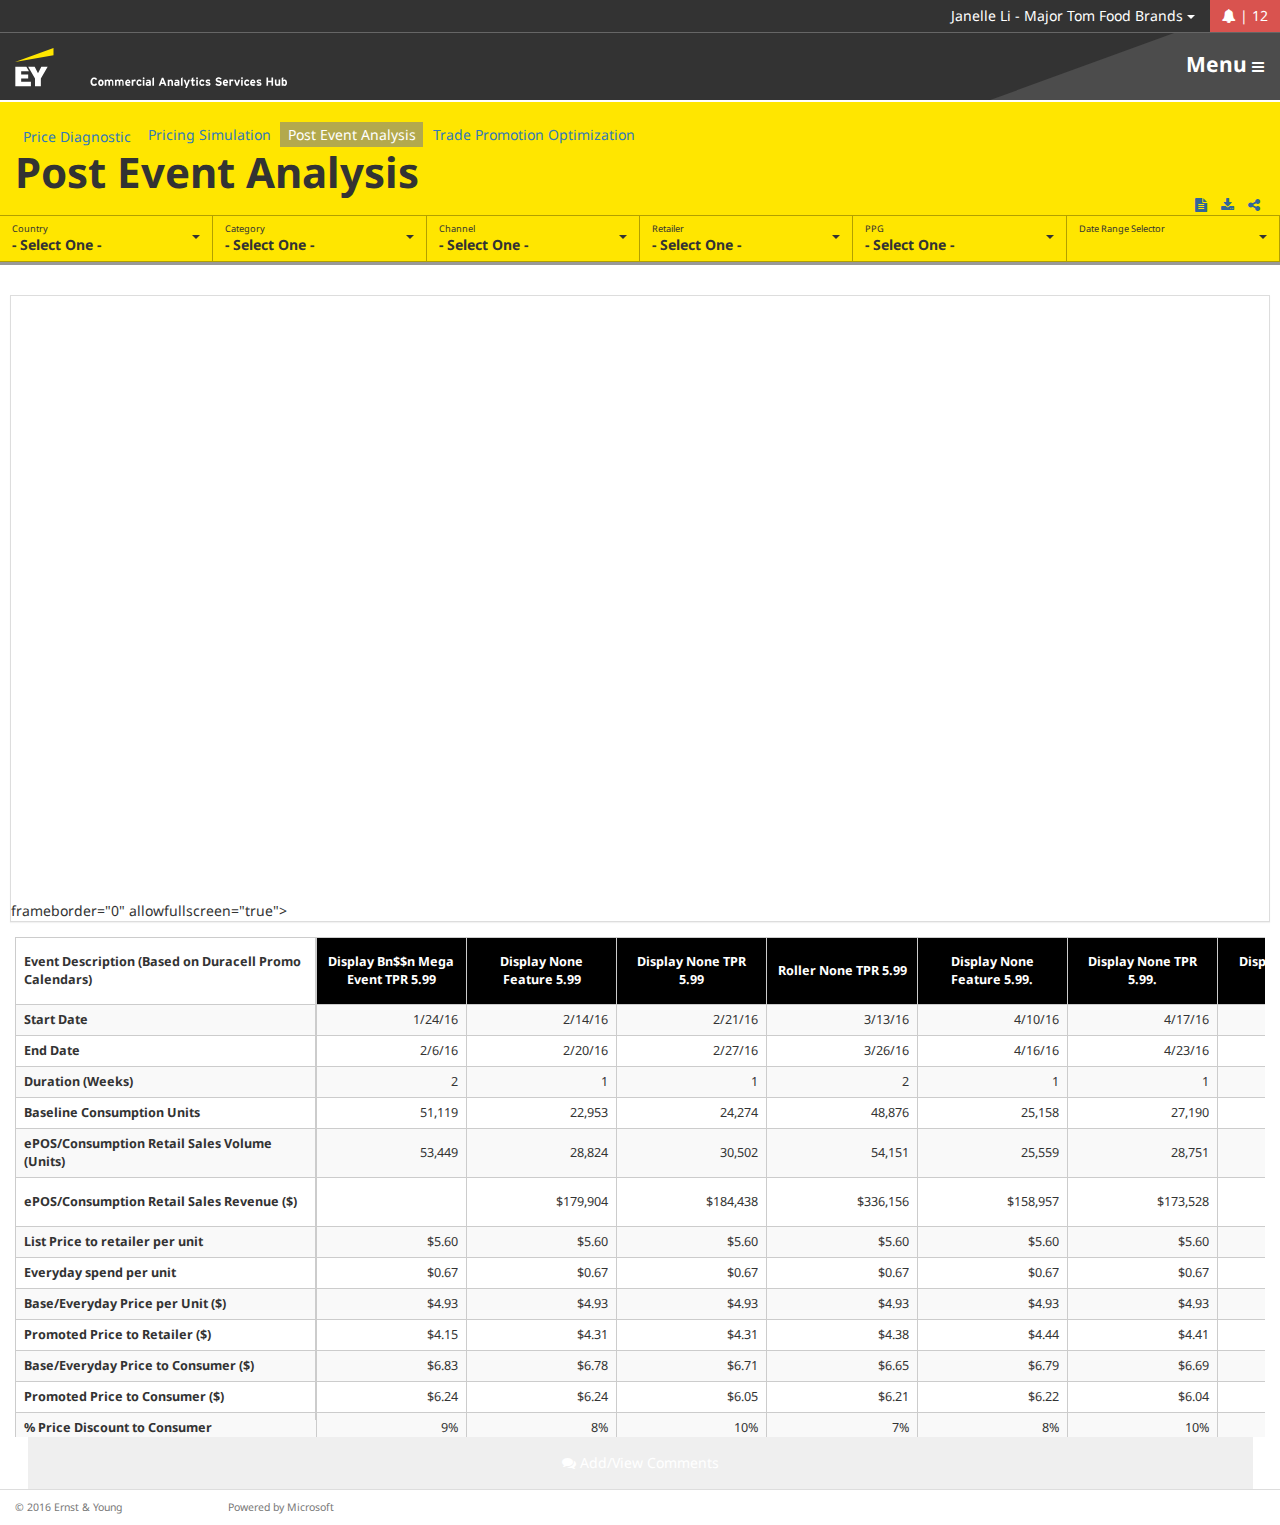
<file: post-event-analysis.html>
<!DOCTYPE html>
<!--[if lt IE 7]>      <html class="no-js lt-ie9 lt-ie8 lt-ie7"> <![endif]-->
<!--[if IE 7]>         <html class="no-js lt-ie9 lt-ie8"> <![endif]-->
<!--[if IE 8]>         <html class="no-js lt-ie9"> <![endif]-->
<!--[if gt IE 8]><!-->
<html class="no-js">
<!--<![endif]-->

<head>
	<meta charset="utf-8">
	<meta http-equiv="X-UA-Compatible" content="IE=edge">
	<title>EY CASH: Post Event Analysis</title>
	<meta name="description" content="">
	<meta name="viewport" content="width=device-width, initial-scale=1, maximum-scale=1">

	<link href="lib/bootstrap/css/bootstrap.min.css" rel="stylesheet" type="text/css">

	<link href="lib/fixed-table/css/fixed_table_rc.css" rel="stylesheet" type="text/css">

	<!-- Custom Fonts -->
	<link href="lib/font-awesome/css/font-awesome.min.css" rel="stylesheet" type="text/css">


	<!-- Local stylesheet -->
	<link href="css/style.css" rel="stylesheet" type="text/css">
</head>

<body>

	<!-- user options nav -->
	<div class="container-fluid">
		<div class="row">
			<div class="btn-group user-options" role="group">
				<div class="pull-right">
					<div class="btn-group" role="group">
						<button class="btn btn-default dropdown-toggle" id="dropdownMenu1" aria-expanded="true" aria-haspopup="true" type="button"
							data-toggle="dropdown">Janelle Li - Major Tom Food Brands <span class="caret"></span>
							</button>
							<ul class="dropdown-menu" aria-labelledby="dropdownMenu1">
								<li><a href="#">Action</a></li>
								<li><a href="#">Another action</a></li>
								<li><a href="#">Something else here</a></li>
								<li class="divider" role="separator"></li>
								<li><a href="#">Separated link</a></li>
							</ul>
					</div>
					<button class="btn btn-info btn-danger"><span class="fa fa-bell"></span> | 12</button>
				</div>
			</div>
			<!-- site navigation -->
			<div class="mainnav clearfix">
				<h2 class="container-fluid">
					<a href="landing.html"><img alt="EY CASH" src="images/EYCash_logo.svg"></a>
				</h2>
				<button class="btn btn-custom btn-menu" aria-expanded="false" aria-controls="collapseMenu" type="button" data-toggle="collapse"
					data-target="#collapseMenu"><span></span></button>
					<ul class="list-group collapse" id="collapseMenu">
						<li class="list-group-item"><a href="commercial-snapshot.html">Commercial Snapshot</a></li>
						<li class="list-group-item"><a href="growth-drivers.html">Growth Drivers</a></li>
						<li class="list-group-item">
							<button class="btn btn-submenu" aria-expanded="false" aria-controls="collapseSubmenu" type="button" data-toggle="collapse"
								data-target="#collapseSubmenu">Revenue Growth Management</button>
								<div class="list-group collapse" id="collapseSubmenu">
									<a class="list-group-item" href="price-diagnostic.html">Price Diagnostic</a>
									<a class="list-group-item" href="pricing-simulation.html">Pricing Simulation</a>
									<a class="list-group-item" href="post-event-analysis.html">Post Event Analysis</a>
									<a class="list-group-item" href="trade-promotion-opt.html">Trade Promotion Optimization</a>

								</div>
						</li>
						<li class="list-group-item"><a href="marketing-productivity.html">Marketing Productivity</a></li>
						<li class="list-group-item"><a href="retail-execution.html">Retail Execution</a></li>
					</ul>
			</div>
		</div>
	</div>

	<!-- section title area -->
	<div class="jumbotron">
		<div class="container-fluid">
			<ul class="nav nav-pills">
				<li role="presentation"><a href="price-diagnostic.html" id="PriceDiag" onclick="loadProducts(this.id)">Price Diagnostic</a></li>
                        <li role="presentation"><a href="pricing-simulation.html" id="PriSim" onclick="loadProducts(this.id)">Pricing Simulation</a></li>
                        <!--<li role="presentation"><a href="trade-promotion-opt.html" id="TraProm" onclick="loadProducts(this.id)">Trade Promotion Optimization</a></li>-->
                        <li role="presentation"class="active"><a href="post-event-analysis.html" id="PostEvent" onclick="loadProducts(this.id)">Post Event Analysis</a></li>
						<li role="presentation"><a href="trade-promotion-opt.html" id="TraProm" onclick="loadProducts(this.id)">Trade Promotion Optimization</a></li>
			</ul>
			<h1>Post Event Analysis</h1>
			<div class="pull-right">
				<span class="fa fa-file-text"></span> <span class="fa fa-download"></span> <span class="fa fa-share-alt"></span>
			</div>
		</div>
		<div class="btn-group btn-group-justified filtersbtn-group btn-group-justified filters hidden-xs">
			<div class="btn-group">
				<button class="btn btn-custom dropdown-toggle" aria-expanded="false" aria-haspopup="true" type="button" data-toggle="dropdown"><span class="small">Country</span><b id="result1">- Select One -</b><span class="caret"></span>
					</button>
				<ul class="dropdown-menu" data-id="result1">
					<li><a href="#">USA</a></li>
					<li><a href="#">UK</a></li>
					<li><a href="#">Germany</a></li>
					<li><a href="#">China</a></li>
					<li><a href="#">France</a></li>
					<li><a href="#">Australia</a></li>
					<li><a href="#">Brazil</a></li>
					<li><a href="#">Canada</a></li>
					<li><a href="#">Russia</a></li>
				</ul>
			</div>

			<div class="btn-group">
				<button class="btn btn-custom dropdown-toggle" aria-expanded="false" aria-haspopup="true" type="button" data-toggle="dropdown"><span class="small">Category</span><b id="result2">- Select One -</b> <span class="caret"></span>
					</button>
				<ul class="dropdown-menu" data-id="result2">
					<li><a href="#">Alkaline</a></li>
					<li><a href="#">Hearing Aid</a></li>
					<!--<li><a href="#">Gum</a></li>
						<li><a href="#">Chocolate</a></li>
						<li><a href="#">Drink</a></li>-->
				</ul>
			</div>

			<div class="btn-group">
				<button class="btn btn-custom dropdown-toggle" aria-expanded="false" aria-haspopup="true" type="button" data-toggle="dropdown"><span class="small">Channel</span><b id="result3">- Select One -</b> <span class="caret"></span>
					</button>
				<ul class="dropdown-menu" data-id="result3">
					<li><a href="#">Grocery</a></li>
					<li><a href="#">Drug</a></li>
					<li><a href="#">Convenience</a></li>
					<li><a href="#">Supermarket</a></li>

					<!--li><a href="#">Drug</a></li>
						<li><a href="#">Mass Channel</a></li-->
				</ul>
			</div>

			<div class="btn-group">
				<button class="btn btn-custom dropdown-toggle" aria-expanded="false" aria-haspopup="true" type="button" data-toggle="dropdown"><span class="small">Retailer</span><b id="result4">- Select One -</b> <span class="caret"></span>
					</button>
				<ul class="dropdown-menu" data-id="result4">
					<li><a href="#">Kroger</a></li>
					<li><a href="#">Johnny Brothers</a></li>
					<li><a href="#">Robby's General Store</a></li>
				</ul>
			</div>

			<div class="btn-group">
				<button class="btn btn-custom dropdown-toggle" aria-expanded="false" aria-haspopup="true" type="button" data-toggle="dropdown"><span class="small">PPG</span><b id="result5">- Select One -</b><span class="caret"></span>
					</button>
				<ul class="dropdown-menu" data-id="result5">
					<li><a href="#">AA</a></li>
					<li><a href="#">AAA</a></li>
					<li><a href="#">C</a></li>
					<li><a href="#">D</a></li>
					<li><a href="#">9V</a></li>
					<!--li><a href="#">Fruit Mix Drink 25 oz</a></li>
						<li><a href="#">Cookie Family Size 45 oz</a></li>
						<li><a href="#">Chocolate Bar 15 oz</a></li>
						<li><a href="#">Chocolate Crispy 16 oz </a></li-->
				</ul>
			</div>

			<div class="btn-group">
				<button class="btn btn-custom dropdown-toggle collapsed" aria-expanded="false" aria-controls="dateRangePicker" type="button"
					data-toggle="collapse" data-target="#dateRangePicker"><span class="small">Date Range Selector</span>&nbsp;<span class="hidden picked-date"><b>01/07/2015 - 06/20/2015</b></span><span
						class="caret"></span>
					</button>
					<div class="collapse" id="dateRangePicker">
						<table class="table table-bordered table-compact mini-calendar" id="date-from">
							<thead>
								<tr>
									<th colspan="7">Jan 2015</th>
								</tr>
								<tr>
									<td>S</td>
									<td>M</td>
									<td>T</td>
									<td>W</td>
									<td>T</td>
									<td>F</td>
									<td>S</td>
								</tr>
							</thead>
							<tbody>
								<tr>
									<td>1</td>
									<td>2</td>
									<td>3</td>
									<td>4</td>
									<td>5</td>
									<td>6</td>
									<td>7</td>
								</tr>
								<tr>
									<td>8</td>
									<td>9</td>
									<td>10</td>
									<td>11</td>
									<td>12</td>
									<td>13</td>
									<td>14</td>
								</tr>
								<tr>
									<td>15</td>
									<td>16</td>
									<td>17</td>
									<td>18</td>
									<td>19</td>
									<td>20</td>
									<td>21</td>
								</tr>
								<tr>
									<td>22</td>
									<td>23</td>
									<td>24</td>
									<td>25</td>
									<td>26</td>
									<td>27</td>
									<td>28</td>
								</tr>
								<tr>
									<td>29</td>
									<td>30</td>
									<td>31</td>
								</tr>
							</tbody>
						</table>
						<span class="fa fa-chevron-right"></span>
						<table class="table table-bordered table-compact mini-calendar" id="date-to">
							<thead>
								<tr>
									<th colspan="7">Dec 2015</th>
								</tr>
								<tr>
									<td>S</td>
									<td>M</td>
									<td>T</td>
									<td>W</td>
									<td>T</td>
									<td>F</td>
									<td>S</td>
								</tr>
							</thead>
							<tbody>
								<tr>
									<td>1</td>
									<td>2</td>
									<td>3</td>
									<td>4</td>
									<td>5</td>
									<td>6</td>
									<td>7</td>
								</tr>
								<tr>
									<td>8</td>
									<td>9</td>
									<td>10</td>
									<td>11</td>
									<td>12</td>
									<td>13</td>
									<td>14</td>
								</tr>
								<tr>
									<td>15</td>
									<td>16</td>
									<td>17</td>
									<td>18</td>
									<td>19</td>
									<td>20</td>
									<td>21</td>
								</tr>
								<tr>
									<td>22</td>
									<td>23</td>
									<td>24</td>
									<td>25</td>
									<td>26</td>
									<td>27</td>
									<td>28</td>
								</tr>
								<tr>
									<td>29</td>
									<td>30</td>
									<td>31</td>
								</tr>
							</tbody>
						</table>
					</div>
			</div>
		</div>
	</div>
	<div class="main container-fluid ft">
		<div class="report">
			<div class="row">
				<div class="col col-xs-12">
					<div class="panel panel-default content-card">
						<iframe width="800" height="600" src="https://app.powerbi.com/view?r=eyJrIjoiMDg5MDAzODktMGVjYS00MDllLTg4NmQtOTM5YmNlMGFmMzgzIiwidCI6IjViOTczZjk5LTc3ZGYtNGJlYi1iMjdkLWFhMGM3MGI4NDgyYyIsImMiOjF9"
							frameborder="0" allowFullScreen="true"></iframe>
							<!--<iframe width="1280" height="600" src="https://app.powerbi.com/view?r=eyJrIjoiN2RhYmZiMDQtNWIxZS00NzI2LTliODMtODRmZTYxMGVmOGYyIiwidCI6ImJlNjM3MzRhLTk2YzUtNGU1NC04MDQ5LTcyYjZhZTEwZTM1NiIsImMiOjZ9"-->
							frameborder="0" allowfullscreen="true"></iframe>
					</div>
				</div>
			</div>
			<div class="row">
				<div class="col col-xs-12">
					<div class="ft_container" style="width: 100%; height: 500px;">
						<div class="ft_rel_container">
							<div class="ft_scroller">
								<table class="ui-widget-header" id="postEventFreezeTableEmpty" style="width: 1504px;">
									<thead>
										<tr style="height: 67px;">
											<th style="width: 270px; text-align: left;">Event Description (Based on Duracell Promo Calendars) </th>
											<th style="width: 135px; text-align: right;">Display Bn$$n Mega Event TPR 5.99</th>
											<th style="width: 135px; text-align: right;">Display None Feature 5.99</th>
											<th style="width: 135px; text-align: right;">Display None TPR 5.99</th>
											<th style="width: 135px; text-align: right;">Roller None TPR 5.99</th>
											<th style="width: 135px; text-align: right;">Display None Feature 5.99.</th>
											<th style="width: 135px; text-align: right;">Display None TPR 5.99.</th>
											<th style="width: 135px; text-align: right;">Display None TPR 5.99..</th>
											<th style="width: 135px; text-align: right;">Display None Feature 5.99..</th>
										</tr>
									</thead>
									<tbody>
										<tr class="ui-widget-content" style="height: 31px;">
											<td style="text-align: left;"><strong>Start Date</strong></td>
											<td style="text-align: right;">1/24/16</td>
											<td style="text-align: right;">2/14/16</td>
											<td style="text-align: right;">2/21/16</td>
											<td style="text-align: right;">3/13/16</td>
											<td style="text-align: right;">4/10/16</td>
											<td style="text-align: right;">4/17/16</td>
											<td style="text-align: right;">5/29/16</td>
											<td style="text-align: right;">6/12/16</td>
											<tr class="ui-widget-content" style="height: 31px;">
												<td style="text-align: left;"><strong>End Date</strong></td>
												<td style="text-align: right;">2/6/16</td>
												<td style="text-align: right;">2/20/16</td>
												<td style="text-align: right;">2/27/16</td>
												<td style="text-align: right;">3/26/16</td>
												<td style="text-align: right;">4/16/16</td>
												<td style="text-align: right;">4/23/16</td>
												<td style="text-align: right;">6/11/16</td>
												<td style="text-align: right;">6/18/16</td>
												<tr class="ui-widget-content" style="height: 31px;">
													<td style="text-align: left;"><strong>Duration (Weeks)</strong></td>
													<td style="text-align: right;">2</td>
													<td style="text-align: right;">1</td>
													<td style="text-align: right;">1</td>
													<td style="text-align: right;">2</td>
													<td style="text-align: right;">1</td>
													<td style="text-align: right;">1</td>
													<td style="text-align: right;">2</td>
													<td style="text-align: right;">1</td>
													<tr class="ui-widget-content" style="height: 31px;">
														<td style="text-align: left;"><strong>Baseline Consumption Units</strong></td>
														<td style="text-align: right;">51,119</td>
														<td style="text-align: right;">22,953</td>
														<td style="text-align: right;">24,274</td>
														<td style="text-align: right;">48,876</td>
														<td style="text-align: right;">25,158</td>
														<td style="text-align: right;">27,190</td>
														<td style="text-align: right;">54,588</td>
														<td style="text-align: right;">28,065</td>
														<tr class="ui-widget-content" style="height: 49px;">
															<td style="text-align: left;"><strong>ePOS/Consumption Retail Sales Volume (Units)</strong></td>
															<td style="text-align: right;">53,449</td>
															<td style="text-align: right;">28,824</td>
															<td style="text-align: right;">30,502</td>
															<td style="text-align: right;">54,151</td>
															<td style="text-align: right;">25,559</td>
															<td style="text-align: right;">28,751</td>
															<td style="text-align: right;">58,679</td>
															<td style="text-align: right;">30,632</td>
															<tr class="ui-widget-content" style="height: 49px;">
																<td style="text-align: left;"><strong>ePOS/Consumption Retail Sales Revenue ($)</strong></td>
																<td style="text-align: right;" $333,440</td>
																	<td style="text-align: right;">$179,904</td>
																	<td style="text-align: right;">$184,438</td>
																	<td style="text-align: right;">$336,156</td>
																	<td style="text-align: right;">$158,957</td>
																	<td style="text-align: right;">$173,528</td>
																	<td style="text-align: right;">$363,696</td>
																	<td style="text-align: right;">$186,911</td>
																	<tr class="ui-widget-content" style="height: 31px;">
																		<td style="text-align: left;"><strong>List Price to retailer per unit</strong></td>
																		<td style="text-align: right;">$5.60</td>
																		<td style="text-align: right;">$5.60</td>
																		<td style="text-align: right;">$5.60</td>
																		<td style="text-align: right;">$5.60</td>
																		<td style="text-align: right;">$5.60</td>
																		<td style="text-align: right;">$5.60</td>
																		<td style="text-align: right;">$5.60</td>
																		<td style="text-align: right;">$5.60</td>
																		<tr class="ui-widget-content" style="height: 31px;">
																			<td style="text-align: left;"><strong>Everyday spend per unit</strong></td>
																			<td style="text-align: right;">$0.67</td>
																			<td style="text-align: right;">$0.67</td>
																			<td style="text-align: right;">$0.67</td>
																			<td style="text-align: right;">$0.67</td>
																			<td style="text-align: right;">$0.67</td>
																			<td style="text-align: right;">$0.67</td>
																			<td style="text-align: right;">$0.67</td>
																			<td style="text-align: right;">$0.67</td>
																			<tr class="ui-widget-content" style="height: 31px;">
																				<td style="text-align: left;"><strong>Base/Everyday Price per Unit ($)</strong></td>
																				<td style="text-align: right;">$4.93</td>
																				<td style="text-align: right;">$4.93</td>
																				<td style="text-align: right;">$4.93</td>
																				<td style="text-align: right;">$4.93</td>
																				<td style="text-align: right;">$4.93</td>
																				<td style="text-align: right;">$4.93</td>
																				<td style="text-align: right;">$4.93</td>
																				<td style="text-align: right;">$4.93</td>
																				<tr class="ui-widget-content" style="height: 31px;">
																					<td style="text-align: left;"><strong>Promoted Price to Retailer ($)</strong></td>
																					<td style="text-align: right;">$4.15</td>
																					<td style="text-align: right;">$4.31</td>
																					<td style="text-align: right;">$4.31</td>
																					<td style="text-align: right;">$4.38</td>
																					<td style="text-align: right;">$4.44</td>
																					<td style="text-align: right;">$4.41</td>
																					<td style="text-align: right;">$4.40</td>
																					<td style="text-align: right;">$4.39</td>
																					<tr class="ui-widget-content" style="height: 31px;">
																						<td style="text-align: left;"><strong>Base/Everyday Price to Consumer ($)</strong></td>
																						<td style="text-align: right;">$6.83</td>
																						<td style="text-align: right;">$6.78</td>
																						<td style="text-align: right;">$6.71</td>
																						<td style="text-align: right;">$6.65</td>
																						<td style="text-align: right;">$6.79</td>
																						<td style="text-align: right;">$6.69</td>
																						<td style="text-align: right;">$6.76</td>
																						<td style="text-align: right;">$6.76</td>
																						<tr class="ui-widget-content" style="height: 31px;">
																							<td style="text-align: left;"><strong>Promoted Price to Consumer ($)</strong></td>
																							<td style="text-align: right;">$6.24</td>
																							<td style="text-align: right;">$6.24</td>
																							<td style="text-align: right;">$6.05</td>
																							<td style="text-align: right;">$6.21</td>
																							<td style="text-align: right;">$6.22</td>
																							<td style="text-align: right;">$6.04</td>
																							<td style="text-align: right;">$6.20</td>
																							<td style="text-align: right;">$6.10</td>
																							<tr class="ui-widget-content" style="height: 31px;">
																								<td style="text-align: left;"><strong>% Price Discount to Consumer</strong></td>
																								<td style="text-align: right;">9% </td>
																								<td style="text-align: right;">8%</td>
																								<td style="text-align: right;">10%</td>
																								<td style="text-align: right;">7%</td>
																								<td style="text-align: right;">8%</td>
																								<td style="text-align: right;">10%</td>
																								<td style="text-align: right;">8%</td>
																								<td style="text-align: right;">10%</td>
																								<tr class="ui-widget-content" style="height: 31px;">
																									<td style="text-align: left;"><strong>% ACV TPR (wtd)</strong></td>
																									<td style="text-align: right;">39%</td>
																									<td style="text-align: right;">13%</td>
																									<td style="text-align: right;">32%</td>
																									<td style="text-align: right;">23%</td>
																									<td style="text-align: right;">7%</td>
																									<td style="text-align: right;">26%</td>
																									<td style="text-align: right;">45%</td>
																									<td style="text-align: right;">11%</td>
																									<tr class="ui-widget-content" style="height: 31px;">
																										<td style="text-align: left;"><strong>% ACV Feature (wtd)</strong></td>
																										<td style="text-align: right;">0%</td>
																										<td style="text-align: right;">51%</td>
																										<td style="text-align: right;">0%</td>
																										<td style="text-align: right;">3%</td>
																										<td style="text-align: right;">59%</td>
																										<td style="text-align: right;">0%</td>
																										<td style="text-align: right;">4%</td>
																										<td style="text-align: right;">73%</td>
																										<tr class="ui-widget-content" style="height: 31px;">
																											<td style="text-align: left;"><strong>% ACV Display (wtd)</strong></td>
																											<td style="text-align: right;">11%</td>
																											<td style="text-align: right;">2%</td>
																											<td style="text-align: right;">10%</td>
																											<td style="text-align: right;">8%</td>
																											<td style="text-align: right;">3%</td>
																											<td style="text-align: right;">5%</td>
																											<td style="text-align: right;">3%</td>
																											<td style="text-align: right;">0%</td>
																											<tr class="ui-widget-content" style="height: 31px;">
																												<td style="text-align: left;"><strong>% ACV Feature &amp; Display (wtd)</strong></td>
																												<td style="text-align: right;">0%</td>
																												<td style="text-align: right;">12%</td>
																												<td style="text-align: right;">0%</td>
																												<td style="text-align: right;">0%</td>
																												<td style="text-align: right;">3%</td>
																												<td style="text-align: right;">0%</td>
																												<td style="text-align: right;">0%</td>
																												<td style="text-align: right;">4%</td>
																												<tr class="ui-widget-content" style="height: 31px;">
																													<td style="text-align: left;"><strong>% $ Revenue Sold on TPR</strong></td>
																													<td style="text-align: right;">33%</td>
																													<td style="text-align: right;">12%</td>
																													<td style="text-align: right;">27%</td>
																													<td style="text-align: right;">18%</td>
																													<td style="text-align: right;">6%</td>
																													<td style="text-align: right;">21%</td>
																													<td style="text-align: right;">38%</td>
																													<td style="text-align: right;">7%</td>
																													<tr class="ui-widget-content" style="height: 31px;">
																														<td style="text-align: left;"><strong>% $ Revenue Sold on Feature</strong></td>
																														<td style="text-align: right;">10%</td>
																														<td style="text-align: right;">1%</td>
																														<td style="text-align: right;">9%</td>
																														<td style="text-align: right;">7%</td>
																														<td style="text-align: right;">2%</td>
																														<td style="text-align: right;">4%</td>
																														<td style="text-align: right;">3%</td>
																														<td style="text-align: right;">0%</td>
																														<tr class="ui-widget-content" style="height: 31px;">
																															<td style="text-align: left;"><strong>% $ Revenue Sold on Display</strong></td>
																															<td style="text-align: right;">10%</td>
																															<td style="text-align: right;">1%</td>
																															<td style="text-align: right;">9%</td>
																															<td style="text-align: right;">7%</td>
																															<td style="text-align: right;">2%</td>
																															<td style="text-align: right;">4%</td>
																															<td style="text-align: right;">3%</td>
																															<td style="text-align: right;">0%</td>
																															<tr class="ui-widget-content" style="height: 31px;">
																																<td style="text-align: left;"><strong>% $ Revenue Sold on Feature &amp; Display</strong></td>
																																<td style="text-align: right;">0%</td>
																																<td style="text-align: right;">10%</td>
																																<td style="text-align: right;">0%</td>
																																<td style="text-align: right;">0%</td>
																																<td style="text-align: right;">2%</td>
																																<td style="text-align: right;">0%</td>
																																<td style="text-align: right;">0%</td>
																																<td style="text-align: right;">4%</td>
																																<tr class="ui-widget-content" style="height: 49px;">
																																	<td style="text-align: left;"><strong>Other Causals (e.g., Shopper Mktg, New Prd Intros)</strong></td>
																																	<td style="text-align: right;">Bnn$n Mega Event</td>
																																	<td style="text-align: right;">None</td>
																																	<td style="text-align: right;">None</td>
																																	<td style="text-align: right;">None</td>
																																	<td style="text-align: right;">None</td>
																																	<td style="text-align: right;">None</td>
																																	<td style="text-align: right;">None</td>
																																	<td style="text-align: right;">None</td>
																																	<tr class="ui-widget-content" style="height: 31px;">
																																		<td style="text-align: left;"><strong>Variable Event Cost ($)</strong></td>
																																		<td style="text-align: right;">$27,216</td>
																																		<td style="text-align: right;">$17,769</td>
																																		<td style="text-align: right;">$18,814</td>
																																		<td style="text-align: right;">$29,527</td>
																																		<td style="text-align: right;">$12,538</td>
																																		<td style="text-align: right;">$14,846</td>
																																		<td style="text-align: right;">$30,906</td>
																																		<td style="text-align: right;">$16,423</td>
																																		<tr class="ui-widget-content" style="height: 31px;">
																																			<td style="text-align: left;"><strong>Fixed Event Cost ($)</strong></td>
																																			<td style="text-align: right;">$14,531</td>
																																			<td style="text-align: right;">$0</td>
																																			<td style="text-align: right;">$0</td>
																																			<td style="text-align: right;">$0</td>
																																			<td style="text-align: right;">$0</td>
																																			<td style="text-align: right;">$0</td>
																																			<td style="text-align: right;">$0</td>
																																			<td style="text-align: right;">$0</td>
																																			<tr class="ui-widget-content" style="height: 31px;">
																																				<td style="text-align: left;"><strong>Other Event Cost (GNS,SM) ($)</strong></td>
																																				<td style="text-align: right;">&nbsp;</td>
																																				<td style="text-align: right;">&nbsp;</td>
																																				<td style="text-align: right;">&nbsp;</td>
																																				<td style="text-align: right;">&nbsp;</td>
																																				<td style="text-align: right;">&nbsp;</td>
																																				<td style="text-align: right;">&nbsp;</td>
																																				<td style="text-align: right;">&nbsp;</td>
																																				<td style="text-align: right;">&nbsp;</td>
																																				<tr class="ui-widget-content" style="height: 31px;">
																																					<td style="text-align: left;"><strong>Total Event Cost ($)</strong></td>
																																					<td style="text-align: right;">&nbsp;</td>
																																					<td style="text-align: right;">&nbsp;</td>
																																					<td style="text-align: right;">&nbsp;</td>
																																					<td style="text-align: right;">&nbsp;</td>
																																					<td style="text-align: right;">&nbsp;</td>
																																					<td style="text-align: right;">&nbsp;</td>
																																					<td style="text-align: right;">&nbsp;</td>
																																					<td style="text-align: right;">&nbsp;</td>
																																					<tr class="ui-widget-content" style="height: 31px;">
																																						<td style="text-align: left;"><strong>Key Performance Indicators (KPIs)</strong></td>
																																						<td style="text-align: right;">&nbsp;</td>
																																						<td style="text-align: right;">&nbsp;</td>
																																						<td style="text-align: right;">&nbsp;</td>
																																						<td style="text-align: right;">&nbsp;</td>
																																						<td style="text-align: right;">&nbsp;</td>
																																						<td style="text-align: right;">&nbsp;</td>
																																						<td style="text-align: right;">&nbsp;</td>
																																						<td style="text-align: right;">&nbsp;</td>
																																						<tr class="ui-widget-content" style="height: 31px;">
																																							<td style="text-align: left;"><strong>Duracell ROI %</strong></td>
																																							<td style="text-align: right;">&nbsp;</td>
																																							<td style="text-align: right;">&nbsp;</td>
																																							<td style="text-align: right;">&nbsp;</td>
																																							<td style="text-align: right;">&nbsp;</td>
																																							<td style="text-align: right;">&nbsp;</td>
																																							<td style="text-align: right;">&nbsp;</td>
																																							<td style="text-align: right;">&nbsp;</td>
																																							<td style="text-align: right;">&nbsp;</td>
																																							<tr class="ui-widget-content" style="height: 31px;">
																																								<td style="text-align: left;"><strong>Duracell Event % Sales Uplift</strong></td>
																																								<td style="text-align: right;">&nbsp;</td>
																																								<td style="text-align: right;">&nbsp;</td>
																																								<td style="text-align: right;">&nbsp;</td>
																																								<td style="text-align: right;">&nbsp;</td>
																																								<td style="text-align: right;">&nbsp;</td>
																																								<td style="text-align: right;">&nbsp;</td>
																																								<td style="text-align: right;">&nbsp;</td>
																																								<td style="text-align: right;">&nbsp;</td>
																																								<tr class="ui-widget-content" style="height: 31px;">
																																									<td style="text-align: left;"><strong>Duracell Incremental Volume (Units)</strong></td>
																																									<td style="text-align: right;">&nbsp;</td>
																																									<td style="text-align: right;">&nbsp;</td>
																																									<td style="text-align: right;">&nbsp;</td>
																																									<td style="text-align: right;">&nbsp;</td>
																																									<td style="text-align: right;">&nbsp;</td>
																																									<td style="text-align: right;">&nbsp;</td>
																																									<td style="text-align: right;">&nbsp;</td>
																																									<td style="text-align: right;">&nbsp;</td>
																																									<tr class="ui-widget-content" style="height: 31px;">
																																										<td style="text-align: left;"><strong>Duracell Incremental Revenue ($)</strong></td>
																																										<td style="text-align: right;">&nbsp;</td>
																																										<td style="text-align: right;">&nbsp;</td>
																																										<td style="text-align: right;">&nbsp;</td>
																																										<td style="text-align: right;">&nbsp;</td>
																																										<td style="text-align: right;">&nbsp;</td>
																																										<td style="text-align: right;">&nbsp;</td>
																																										<td style="text-align: right;">&nbsp;</td>
																																										<td style="text-align: right;">&nbsp;</td>
																																										<tr class="ui-widget-content" style="height: 31px;">
																																											<td style="text-align: left;"><strong>Duracell Incremental Gross Profit ($)</strong></td>
																																											<td style="text-align: right;">&nbsp;</td>
																																											<td style="text-align: right;">&nbsp;</td>
																																											<td style="text-align: right;">&nbsp;</td>
																																											<td style="text-align: right;">&nbsp;</td>
																																											<td style="text-align: right;">&nbsp;</td>
																																											<td style="text-align: right;">&nbsp;</td>
																																											<td style="text-align: right;">&nbsp;</td>
																																											<td style="text-align: right;">&nbsp;</td>
																																											<tr class="ui-widget-content" style="height: 49px;">
																																												<td style="text-align: left;"><strong>Less Cannibalization Units (Halo) (Units)</strong></td>
																																												<td style="text-align: right;">&nbsp;</td>
																																												<td style="text-align: right;">&nbsp;</td>
																																												<td style="text-align: right;">&nbsp;</td>
																																												<td style="text-align: right;">&nbsp;</td>
																																												<td style="text-align: right;">&nbsp;</td>
																																												<td style="text-align: right;">&nbsp;</td>
																																												<td style="text-align: right;">&nbsp;</td>
																																												<td style="text-align: right;">&nbsp;</td>
																																												<tr class="ui-widget-content" style="height: 49px;">
																																													<td style="text-align: left;"><strong>Plus Forward Buy (Pantry Loading) (Units)</strong></td>
																																													<td style="text-align: right;">&nbsp;</td>
																																													<td style="text-align: right;">&nbsp;</td>
																																													<td style="text-align: right;">&nbsp;</td>
																																													<td style="text-align: right;">&nbsp;</td>
																																													<td style="text-align: right;">&nbsp;</td>
																																													<td style="text-align: right;">&nbsp;</td>
																																													<td style="text-align: right;">&nbsp;</td>
																																													<td style="text-align: right;">&nbsp;</td>
																																													<tr class="ui-widget-content" style="height: 31px;">
																																														<td style="text-align: left;"><strong>Less Competitive Impact (Units)</strong></td>
																																														<td style="text-align: right;">&nbsp;</td>
																																														<td style="text-align: right;">&nbsp;</td>
																																														<td style="text-align: right;">&nbsp;</td>
																																														<td style="text-align: right;">&nbsp;</td>
																																														<td style="text-align: right;">&nbsp;</td>
																																														<td style="text-align: right;">&nbsp;</td>
																																														<td style="text-align: right;">&nbsp;</td>
																																														<td style="text-align: right;">&nbsp;</td>
																																														<tr class="ui-widget-content" style="height: 31px;">
																																															<td style="text-align: left;"><strong>Duracell Event Actual ROI (%)</strong></td>
																																															<td style="text-align: right;">&nbsp;</td>
																																															<td style="text-align: right;">&nbsp;</td>
																																															<td style="text-align: right;">&nbsp;</td>
																																															<td style="text-align: right;">&nbsp;</td>
																																															<td style="text-align: right;">&nbsp;</td>
																																															<td style="text-align: right;">&nbsp;</td>
																																															<td style="text-align: right;">&nbsp;</td>
																																															<td style="text-align: right;">&nbsp;</td>
																																															<tr class="ui-widget-content" style="height: 31px;">
																																																<td style="text-align: left;"><strong>Duracell Event Actual Sales Uplift (%)</strong></td>
																																																<td style="text-align: right;">&nbsp;</td>
																																																<td style="text-align: right;">&nbsp;</td>
																																																<td style="text-align: right;">&nbsp;</td>
																																																<td style="text-align: right;">&nbsp;</td>
																																																<td style="text-align: right;">&nbsp;</td>
																																																<td style="text-align: right;">&nbsp;</td>
																																																<td style="text-align: right;">&nbsp;</td>
																																																<td style="text-align: right;">&nbsp;</td>
																																																<tr class="ui-widget-content" style="height: 49px;">
																																																	<td style="text-align: left;"><strong>Duracell Actual Incremental Volume (Units)</strong></td>
																																																	<td style="text-align: right;">&nbsp;</td>
																																																	<td style="text-align: right;">&nbsp;</td>
																																																	<td style="text-align: right;">&nbsp;</td>
																																																	<td style="text-align: right;">&nbsp;</td>
																																																	<td style="text-align: right;">&nbsp;</td>
																																																	<td style="text-align: right;">&nbsp;</td>
																																																	<td style="text-align: right;">&nbsp;</td>
																																																	<td style="text-align: right;">&nbsp;</td>
																																																	<tr class="ui-widget-content" style="height: 49px;">
																																																		<td style="text-align: left;"><strong>Duracell Actual Incremental Revenue ($) </strong></td>
																																																		<td style="text-align: right;">&nbsp;</td>
																																																		<td style="text-align: right;">&nbsp;</td>
																																																		<td style="text-align: right;">&nbsp;</td>
																																																		<td style="text-align: right;">&nbsp;</td>
																																																		<td style="text-align: right;">&nbsp;</td>
																																																		<td style="text-align: right;">&nbsp;</td>
																																																		<td style="text-align: right;">&nbsp;</td>
																																																		<td style="text-align: right;">&nbsp;</td>
																																																		<tr class="ui-widget-content" style="height: 31px;">
																																																			<td style="text-align: left;"><strong>Duracell Actual Incremental Profit ($)</strong></td>
																																																			<td style="text-align: right;">&nbsp;</td>
																																																			<td style="text-align: right;">&nbsp;</td>
																																																			<td style="text-align: right;">&nbsp;</td>
																																																			<td style="text-align: right;">&nbsp;</td>
																																																			<td style="text-align: right;">&nbsp;</td>
																																																			<td style="text-align: right;">&nbsp;</td>
																																																			<td style="text-align: right;">&nbsp;</td>
																																																			<td style="text-align: right;">&nbsp;</td>
																																																			<tr class="ui-widget-content" style="height: 31px;">
																																																				<td style="text-align: left;"><strong>Cost per Incremental Unit (Vol)</strong></td>
																																																				<td style="text-align: right;">&nbsp;</td>
																																																				<td style="text-align: right;">&nbsp;</td>
																																																				<td style="text-align: right;">&nbsp;</td>
																																																				<td style="text-align: right;">&nbsp;</td>
																																																				<td style="text-align: right;">&nbsp;</td>
																																																				<td style="text-align: right;">&nbsp;</td>
																																																				<td style="text-align: right;">&nbsp;</td>
																																																				<td style="text-align: right;">&nbsp;</td>
																																																				<tr class="ui-widget-content" style="height: 31px;">
																																																					<td style="text-align: left;"><strong>Cost per Incremental Dollar (Rev)</strong></td>
																																																					<td style="text-align: right;">&nbsp;</td>
																																																					<td style="text-align: right;">&nbsp;</td>
																																																					<td style="text-align: right;">&nbsp;</td>
																																																					<td style="text-align: right;">&nbsp;</td>
																																																					<td style="text-align: right;">&nbsp;</td>
																																																					<td style="text-align: right;">&nbsp;</td>
																																																					<td style="text-align: right;">&nbsp;</td>
																																																					<td style="text-align: right;">&nbsp;</td>
																																																					<tr class="ui-widget-content" style="height: 31px;">
																																																						<td style="text-align: left;"><strong>Profit per Incremental Unit ($)</strong></td>
																																																						<td style="text-align: right;">&nbsp;</td>
																																																						<td style="text-align: right;">&nbsp;</td>
																																																						<td style="text-align: right;">&nbsp;</td>
																																																						<td style="text-align: right;">&nbsp;</td>
																																																						<td style="text-align: right;">&nbsp;</td>
																																																						<td style="text-align: right;">&nbsp;</td>
																																																						<td style="text-align: right;">&nbsp;</td>
																																																						<td style="text-align: right;">&nbsp;</td>
																																																						<tr class="ui-widget-content" style="height: 31px;">
																																																							<td style="text-align: left;"><strong>% Trade Pass-Thru (%)</strong></td>
																																																							<td style="text-align: right;">&nbsp;</td>
																																																							<td style="text-align: right;">&nbsp;</td>
																																																							<td style="text-align: right;">&nbsp;</td>
																																																							<td style="text-align: right;">&nbsp;</td>
																																																							<td style="text-align: right;">&nbsp;</td>
																																																							<td style="text-align: right;">&nbsp;</td>
																																																							<td style="text-align: right;">&nbsp;</td>
																																																							<td style="text-align: right;">&nbsp;</td>
																																																							<tr class="ui-widget-content" style="height: 31px;">
																																																								<td style="text-align: left;"><strong>Retailer Promo Margin(%)</strong></td>
																																																								<td style="text-align: right;">&nbsp;</td>
																																																								<td style="text-align: right;">&nbsp;</td>
																																																								<td style="text-align: right;">&nbsp;</td>
																																																								<td style="text-align: right;">&nbsp;</td>
																																																								<td style="text-align: right;">&nbsp;</td>
																																																								<td style="text-align: right;">&nbsp;</td>
																																																								<td style="text-align: right;">&nbsp;</td>
																																																								<td style="text-align: right;">&nbsp;</td>
																																																								<tr class="ui-widget-content" style="height: 31px;">
																																																									<td style="text-align: left;"><strong>Retailer Incremental Revenue ($)</strong></td>
																																																									<td style="text-align: right;">&nbsp;</td>
																																																									<td style="text-align: right;">&nbsp;</td>
																																																									<td style="text-align: right;">&nbsp;</td>
																																																									<td style="text-align: right;">&nbsp;</td>
																																																									<td style="text-align: right;">&nbsp;</td>
																																																									<td style="text-align: right;">&nbsp;</td>
																																																									<td style="text-align: right;">&nbsp;</td>
																																																									<td style="text-align: right;">&nbsp;</td>
																																																									<tr class="ui-widget-content" style="height: 31px;">
																																																										<td style="text-align: left;"><strong>Retailer Incremental Profit ($)</strong></td>
																																																										<td style="text-align: right;">&nbsp;</td>
																																																										<td style="text-align: right;">&nbsp;</td>
																																																										<td style="text-align: right;">&nbsp;</td>
																																																										<td style="text-align: right;">&nbsp;</td>
																																																										<td style="text-align: right;">&nbsp;</td>
																																																										<td style="text-align: right;">&nbsp;</td>
																																																										<td style="text-align: right;">&nbsp;</td>
																																																										<td style="text-align: right;">&nbsp;</td>
																																																										<tr class="ui-widget-content" style="height: 31px;">
																																																											<td style="text-align: left;"><strong>Incremental Consumption Units</strong></td>
																																																											<td style="text-align: right;">&nbsp;</td>
																																																											<td style="text-align: right;">&nbsp;</td>
																																																											<td style="text-align: right;">&nbsp;</td>
																																																											<td style="text-align: right;">&nbsp;</td>
																																																											<td style="text-align: right;">&nbsp;</td>
																																																											<td style="text-align: right;">&nbsp;</td>
																																																											<td style="text-align: right;">&nbsp;</td>
																																																											<td style="text-align: right;">&nbsp;</td>
																																																											<tr class="ui-widget-content" style="height: 31px;">
																																																												<td style="text-align: left;"><strong>PPG Gross Margin($)</strong></td>
																																																												<td style="text-align: right;">&nbsp;</td>
																																																												<td style="text-align: right;">&nbsp;</td>
																																																												<td style="text-align: right;">&nbsp;</td>
																																																												<td style="text-align: right;">&nbsp;</td>
																																																												<td style="text-align: right;">&nbsp;</td>
																																																												<td style="text-align: right;">&nbsp;</td>
																																																												<td style="text-align: right;">&nbsp;</td>
																																																												<td style="text-align: right;">&nbsp;</td>
																																																												<tr class="ui-widget-content" style="height: 31px;">
																																																													<td style="text-align: left;"><strong>PPG Fross Margin (%)</strong></td>
																																																													<td style="text-align: right;">&nbsp;</td>
																																																													<td style="text-align: right;">&nbsp;</td>
																																																													<td style="text-align: right;">&nbsp;</td>
																																																													<td style="text-align: right;">&nbsp;</td>
																																																													<td style="text-align: right;">&nbsp;</td>
																																																													<td style="text-align: right;">&nbsp;</td>
																																																													<td style="text-align: right;">&nbsp;</td>
																																																													<td style="text-align: right;">&nbsp;</td>
																																																													<tr class="ui-widget-content" style="height: 31px;">
																																																														<td style="text-align: left;"><strong>Floor Price ($)</strong></td>
																																																														<td style="text-align: right;">&nbsp;</td>
																																																														<td style="text-align: right;">&nbsp;</td>
																																																														<td style="text-align: right;">&nbsp;</td>
																																																														<td style="text-align: right;">&nbsp;</td>
																																																														<td style="text-align: right;">&nbsp;</td>
																																																														<td style="text-align: right;">&nbsp;</td>
																																																														<td style="text-align: right;">&nbsp;</td>
																																																														<td style="text-align: right;">&nbsp;</td>
																																																														<tr class="ui-widget-content" style="height: 31px;">
																																																															<td style="text-align: left;"><strong>Net Unit Cost($)</strong></td>
																																																															<td style="text-align: right;">&nbsp;</td>
																																																															<td style="text-align: right;">&nbsp;</td>
																																																															<td style="text-align: right;">&nbsp;</td>
																																																															<td style="text-align: right;">&nbsp;</td>
																																																															<td style="text-align: right;">&nbsp;</td>
																																																															<td style="text-align: right;">&nbsp;</td>
																																																															<td style="text-align: right;">&nbsp;</td>
																																																															<td style="text-align: right;">&nbsp;</td>
																																																															<tr class="ui-widget-content" style="height: 31px;">
																																																																<td style="text-align: left;"><strong>Retailer Net Unit Cost ($)</strong></td>
																																																																<td style="text-align: right;">&nbsp;</td>
																																																																<td style="text-align: right;">&nbsp;</td>
																																																																<td style="text-align: right;">&nbsp;</td>
																																																																<td style="text-align: right;">&nbsp;</td>
																																																																<td style="text-align: right;">&nbsp;</td>
																																																																<td style="text-align: right;">&nbsp;</td>
																																																																<td style="text-align: right;">&nbsp;</td>
																																																																<td style="text-align: right;">&nbsp;</td>
																																																																<tr class="ui-widget-content" style="height: 31px;">
																																																																	<td style="text-align: left;"><strong>Scan Amount ($)</strong></td>
																																																																	<td style="text-align: right;">&nbsp;</td>
																																																																	<td style="text-align: right;">&nbsp;</td>
																																																																	<td style="text-align: right;">&nbsp;</td>
																																																																	<td style="text-align: right;">&nbsp;</td>
																																																																	<td style="text-align: right;">&nbsp;</td>
																																																																	<td style="text-align: right;">&nbsp;</td>
																																																																	<td style="text-align: right;">&nbsp;</td>
																																																																	<td style="text-align: right;">&nbsp;</td>
																																																																	<tr class="ui-widget-content" style="height: 31px;">
																																																																		<td style="text-align: left;"><strong>Scan Dollars ($)</strong></td>
																																																																		<td style="text-align: right;">&nbsp;</td>
																																																																		<td style="text-align: right;">&nbsp;</td>
																																																																		<td style="text-align: right;">&nbsp;</td>
																																																																		<td style="text-align: right;">&nbsp;</td>
																																																																		<td style="text-align: right;">&nbsp;</td>
																																																																		<td style="text-align: right;">&nbsp;</td>
																																																																		<td style="text-align: right;">&nbsp;</td>
																																																																		<td style="text-align: right;">&nbsp;</td>
																																																																	</tr>
									</tbody>
								</table>
							</div>
						</div>
					</div>
				</div>
			</div>
		</div>
		<div class="report invisible">
			<div class="row">
				<div class="col col-xs-12">
					<div class="panel panel-default content-card">
						<iframe width="800" height="600" src="https://app.powerbi.com/view?r=eyJrIjoiMDg5MDAzODktMGVjYS00MDllLTg4NmQtOTM5YmNlMGFmMzgzIiwidCI6IjViOTczZjk5LTc3ZGYtNGJlYi1iMjdkLWFhMGM3MGI4NDgyYyIsImMiOjF9"
							frameborder="0" allowFullScreen="true"></iframe>
							<!--<iframe width="1280" height="600" src="https://app.powerbi.com/view?r=eyJrIjoiYzlmMjZmNzktZWVhNi00M2M1LTg0ZWEtMGViNWExMTM4MWVjIiwidCI6ImJlNjM3MzRhLTk2YzUtNGU1NC04MDQ5LTcyYjZhZTEwZTM1NiIsImMiOjZ9"-->
							frameborder="0" allowfullscreen="true"></iframe>
					</div>
				</div>
			</div>
			<div class="row">
				<div class="col col-xs-12">
					<div class="ft_container" style="width: 100%; height: 500px;">
						<div class="ft_rel_container">
							<table class="ft_rc ui-widget-header" style="width: 140px;">
								<thead>
									<tr style="height: 121px;">
										<th style="width: 270px; text-align: left;">Event Description (Based on Duracell Promo Calendars)</th>








										<!--<th>Super event, back to school super sale digital</th>
							<th>Super event, back to school super sale digital</th>
							<th>feature, 10/$10 sale, promoted price</th>
							<th>feature, price &amp; item event</th>
							<th>share builder, holiday/christmas</th>
							<th>Super event, daytona Super; valentine's day selling</th>
							<th>digital coupon, summer lockdown</th>
							<th>share builder, b4s4 Super; 10/$10</th>
							<th>Super event, daytona Super b6s3; july 4th selling</th>
							<th>feature, 10/$10; chips new style</th>
							<th>digital coupon, bts digital coupon event</th>
							<th>feature, 10/$10; private selection</th>-->
									</tr>
								</thead>
							</table>
							<div class="ft_cwrapper" style="width: 141px; height: 483px;">
								<table class="ft_c" style="width: 140px; height: 1762px;">
									<thead>
										<tr style="height: 121px;">
											<th style="width: 270px; text-align: left;">Event Description (Based on Duracell Promo Calendars)</th>








											<!--<th>Super event, back to school super sale digital</th>
							<th>Super event, back to school super sale digital</th>
							<th>feature, 10/$10 sale, promoted price</th>
							<th>feature, price &amp; item event</th>
							<th>share builder, holiday/christmas</th>
							<th>Super event, daytona Super; valentine's day selling</th>
							<th>digital coupon, summer lockdown</th>
							<th>share builder, b4s4 Super; 10/$10</th>
							<th>Super event, daytona Super b6s3; july 4th selling</th>
							<th>feature, 10/$10; chips new style</th>
							<th>digital coupon, bts digital coupon event</th>
							<th>feature, 10/$10; private selection</th>-->
										</tr>
									</thead>
									<tbody>
										<tr class="ui-widget-content" style="height: 31px;">
											<td style="text-align: left;"><strong>Start Date</strong></td>
										</tr>
										<tr class="ui-widget-content" style="height: 31px;">
											<td style="text-align: left;"><strong>Duration (Weeks)</strong></td>
										</tr>
										<tr class="ui-widget-content" style="height: 31px;">
											<td style="text-align: left;"><strong>Duration (Weeks)</strong></td>
										</tr>
										<tr class="ui-widget-content" style="height: 49px;">
											<td style="text-align: left;"><strong>Baseline Consumption Units</strong></td>
										</tr>
										<tr class="ui-widget-content" style="height: 67px;">
											<td style="text-align: left;"><strong>ePOS/Consumption Retail Sales Volume (Units)</strong></td>
										</tr>
										<tr class="ui-widget-content" style="height: 67px;">
											<td style="text-align: left;"><strong>ePOS/Consumption Retail Sales Revenue ($)</strong></td>
										</tr>
										<tr class="ui-widget-content" style="height: 49px;">
											<td style="text-align: left;"><strong>List Price to retailer per unit</strong></td>
										</tr>
										<tr class="ui-widget-content" style="height: 49px;">
											<td style="text-align: left;"><strong>Everyday spend per unit</strong></td>
										</tr>
										<tr class="ui-widget-content" style="height: 49px;">
											<td style="text-align: left;"><strong>Base/Everyday Price per Unit ($)</strong></td>
										</tr>
										<tr class="ui-widget-content" style="height: 49px;">
											<td style="text-align: left;"><strong>Promoted Price to Retailer ($)</strong></td>
										</tr>
										<tr class="ui-widget-content" style="height: 67px;">
											<td style="text-align: left;"><strong>Base/Everyday Price to Consumer ($)</strong></td>
										</tr>
										<tr class="ui-widget-content" style="height: 49px;">
											<td style="text-align: left;"><strong>Promoted Price to Consumer ($)</strong></td>
										</tr>
										<tr class="ui-widget-content" style="height: 49px;">
											<td style="text-align: left;"><strong>% Price Discount to Consumer</strong></td>
										</tr>
										<tr class="ui-widget-content" style="height: 31px;">
											<td style="text-align: left;"><strong>% ACV TPR (wtd)</strong></td>
										</tr>
										<tr class="ui-widget-content" style="height: 49px;">
											<td style="text-align: left;"><strong>% ACV Feature (wtd)</strong></td>
										</tr>
										<tr class="ui-widget-content" style="height: 49px;">
											<td style="text-align: left;"><strong>% ACV Display (wtd)</strong></td>
										</tr>
										<tr class="ui-widget-content" style="height: 49px;">
											<td style="text-align: left;"><strong>% ACV Feature &amp; Display (wtd)</strong></td>
										</tr>
										<tr class="ui-widget-content" style="height: 49px;">
											<td style="text-align: left;"><strong>% $ Revenue Sold on TPR</strong></td>
										</tr>
										<tr class="ui-widget-content" style="height: 49px;">
											<td style="text-align: left;"><strong>% $ Revenue Sold on Feature</strong></td>
										</tr>
										<tr class="ui-widget-content" style="height: 49px;">
											<td style="text-align: left;"><strong>% $ Revenue Sold on Display</strong></td>
										</tr>
										<tr class="ui-widget-content" style="height: 67px;">
											<td style="text-align: left;"><strong>% $ Revenue Sold on Feature &amp; Display</strong></td>
										</tr>
										<tr class="ui-widget-content" style="height: 67px;">
											<td style="text-align: left;"><strong>Other Causals (e.g., Shopper Mktg, New Prd Intros)</strong></td>
										</tr>
										<tr class="ui-widget-content" style="height: 49px;">
											<td style="text-align: left;"><strong>Variable Event Cost ($)</strong></td>
										</tr>
										<tr class="ui-widget-content" style="height: 49px;">
											<td style="text-align: left;"><strong>Fixed Event Cost ($)</strong></td>
										</tr>
										<tr class="ui-widget-content" style="height: 49px;">
											<td style="text-align: left;"><strong>Other Event Cost (GNS,SM) ($)</strong></td>
										</tr>
										<tr class="ui-widget-content" style="height: 31px;">
											<td style="text-align: left;"><strong>Total Event Cost ($)</strong></td>
										</tr>
										<tr class="ui-widget-content" style="height: 49px;">
											<td class="gradeC" style="text-align: left;"><strong>Key Performance Indicators (KPIs)</strong></td>
										</tr>
										<tr class="ui-widget-content" style="height: 49px;">
											<td style="text-align: left;"><strong>Manufacturer Event ROI %</strong></td>
										</tr>
										<tr class="ui-widget-content" style="height: 67px;">
											<td style="text-align: left;"><strong>Manufacturer Event % Sales Uplift</strong></td>
										</tr>
										<tr class="ui-widget-content" style="height: 67px;">
											<td style="text-align: left;"><strong>Manufacturer Incremental Gross Profit ($)</strong></td>
										</tr>
										<tr class="ui-widget-content" style="height: 67px;">
											<td style="text-align: left;"><strong>Manufacturer Incremental Revenue ($)</strong></td>
										</tr>
										<tr class="ui-widget-content" style="height: 67px;">
											<td style="text-align: left;"><strong>Manufacturer Incremental Volume (Units)</strong></td>
										</tr>
									</tbody>
								</table>
							</div>
							<div class="ft_rwrapper" style="width: 1873px;">
								<table class="ft_r ui-widget-header" style="width: 1504px;">
									<thead>
										<tr style="height: 121px;">
											<th style="width: 270px; text-align: left;">Event Description (Based on Duracell Promo Calendars)</th>
											<th style="width: 135px; text-align: right;">Display Bnn$$n Mega Event TPR 5.99</th>
											<th style="width: 135px; text-align: right;">Display None Feature 5.99</th>
											<th style="width: 135px; text-align: right;">Display None TPR 5.99</th>
											<th style="width: 135px; text-align: right;">Roller None TPR 5.99</th>
											<th style="width: 135px; text-align: right;">Display None Feature 5.99.</th>
											<th style="width: 135px; text-align: right;">Display None TPR 5.99.</th>
											<th style="width: 135px; text-align: right;">Display None TPR 5.99..</th>
											<th style="width: 135px; text-align: right;">Display None Feature 5.99..</th>
											<!--<th>Super event, back to school super sale digital</th>
							<th>Super event, back to school super sale digital</th>
							<th>feature, 10/$10 sale, promoted price</th>
							<th>feature, price &amp; item event</th>
							<th>share builder, holiday/christmas</th>
							<th>Super event, daytona Super; valentine's day selling</th>
							<th>digital coupon, summer lockdown</th>
							<th>share builder, b4s4 Super; 10/$10</th>
							<th>Super event, daytona Super b6s3; july 4th selling</th>
							<th>feature, 10/$10; chips new style</th>
							<th>digital coupon, bts digital coupon event</th>
							<th>feature, 10/$10; private selection</th>-->
										</tr>
									</thead>
								</table>
							</div>
							<div class="ft_scroller">
								<table class="ui-widget-header" id="postEventFreezeTableFilled" style="width: 1504px;">
									<thead>
										<tr style="height: 121px;">
											<th style="width: 270px; text-align: left;">Event Description (Based on Duracell Promo Calendars)</th>
											<th style="width: 135px; text-align: right;">Display Bnn$$n Mega Event TPR 5.99</th>
											<th style="width: 135px; text-align: right;">Display None Feature 5.99</th>
											<th style="width: 135px; text-align: right;">Display None TPR 5.99</th>
											<th style="width: 135px; text-align: right;">Roller None TPR 5.99</th>
											<th style="width: 135px; text-align: right;">Display None Feature 5.99.</th>
											<th style="width: 135px; text-align: right;">Display None TPR 5.99.</th>
											<th style="width: 135px; text-align: right;">Display None TPR 5.99..</th>
											<th style="width: 135px; text-align: right;">Display None Feature 5.99..</th>
											<!--<th>Super event, back to school super sale digital</th>
							<th>Super event, back to school super sale digital</th>
							<th>feature, 10/$10 sale, promoted price</th>
							<th>feature, price &amp; item event</th>
							<th>share builder, holiday/christmas</th>
							<th>Super event, daytona Super; valentine's day selling</th>
							<th>digital coupon, summer lockdown</th>
							<th>share builder, b4s4 Super; 10/$10</th>
							<th>Super event, daytona Super b6s3; july 4th selling</th>
							<th>feature, 10/$10; chips new style</th>
							<th>digital coupon, bts digital coupon event</th>
							<th>feature, 10/$10; private selection</th>-->
										</tr>
									</thead>
									<tbody>
										<tr class="ui-widget-content" style="height: 31px;">
											<td style="text-align: left;"><strong>Start Date</strong></td>
											<td style="text-align: right;">2</td>
											<td style="text-align: right;">2</td>
											<td style="text-align: right;">2</td>
											<td style="text-align: right;">1</td>
											<td style="text-align: right;">2</td>
											<td style="text-align: right;">2</td>
											<td style="text-align: right;">2</td>
											<td style="text-align: right;">2</td>
											<td style="text-align: right;">1</td>
											<td style="text-align: right;">1</td>
											<td style="text-align: right;">1</td>
											<td style="text-align: right;">2</td>
											<td style="text-align: right;">5</td>
											<td style="text-align: right;">2</td>
											<td style="text-align: right;">1</td>
											<td style="text-align: right;">3</td>
											<td style="text-align: right;">2</td>
											<td style="text-align: right;">1</td>
											<td style="text-align: right;">2</td>
											<td style="text-align: right;">1</td>
										</tr>
										<tr class="ui-widget-content" style="height: 31px;">
											<td style="text-align: left;"><strong>Duration (Weeks)</strong></td>
											<td style="text-align: right;">2</td>
											<td style="text-align: right;">2</td>
											<td style="text-align: right;">2</td>
											<td style="text-align: right;">1</td>
											<td style="text-align: right;">2</td>
											<td style="text-align: right;">2</td>
											<td style="text-align: right;">2</td>
											<td style="text-align: right;">2</td>
											<td style="text-align: right;">1</td>
											<td style="text-align: right;">1</td>
											<td style="text-align: right;">1</td>
											<td style="text-align: right;">2</td>
											<td style="text-align: right;">5</td>
											<td style="text-align: right;">2</td>
											<td style="text-align: right;">1</td>
											<td style="text-align: right;">3</td>
											<td style="text-align: right;">2</td>
											<td style="text-align: right;">1</td>
											<td style="text-align: right;">2</td>
											<td style="text-align: right;">1</td>
										</tr>
										<tr class="ui-widget-content" style="height: 31px;">
											<td style="text-align: left;"><strong>Duration (Weeks)</strong></td>
											<td style="text-align: right;">2</td>
											<td style="text-align: right;">2</td>
											<td style="text-align: right;">2</td>
											<td style="text-align: right;">1</td>
											<td style="text-align: right;">2</td>
											<td style="text-align: right;">2</td>
											<td style="text-align: right;">2</td>
											<td style="text-align: right;">2</td>
											<td style="text-align: right;">1</td>
											<td style="text-align: right;">1</td>
											<td style="text-align: right;">1</td>
											<td style="text-align: right;">2</td>
											<td style="text-align: right;">5</td>
											<td style="text-align: right;">2</td>
											<td style="text-align: right;">1</td>
											<td style="text-align: right;">3</td>
											<td style="text-align: right;">2</td>
											<td style="text-align: right;">1</td>
											<td style="text-align: right;">2</td>
											<td style="text-align: right;">1</td>
										</tr>
										<tr class="ui-widget-content" style="height: 49px;">
											<td style="text-align: left;"><strong>Baseline Consumption Units</strong></td>
											<td style="text-align: right;"> 40,012 </td>
											<td style="text-align: right;"> 43,007 </td>
											<td style="text-align: right;"> 35,457 </td>
											<td style="text-align: right;"> 26,693 </td>
											<td style="text-align: right;"> 363,254 </td>
											<td style="text-align: right;"> 386,545 </td>
											<td style="text-align: right;"> 372,792 </td>
											<td style="text-align: right;"> 438,304 </td>
											<td style="text-align: right;"> 165,954 </td>
											<td style="text-align: right;"> 172,122 </td>
											<td style="text-align: right;"> 152,965 </td>
											<td style="text-align: right;"> 287,804 </td>
											<td style="text-align: right;"> 603,751 </td>
											<td style="text-align: right;"> 332,062 </td>
											<td style="text-align: right;"> 191,888 </td>
											<td style="text-align: right;"> 594,684 </td>
											<td style="text-align: right;"> 492,430 </td>
											<td style="text-align: right;"> 220,918 </td>
											<td style="text-align: right;"> 396,224 </td>
											<td style="text-align: right;"> 164,860 </td>
										</tr>
										<tr class="ui-widget-content" style="height: 67px;">
											<td style="text-align: left;"><strong>ePOS/Consumption Retail Sales Volume (Units)</strong></td>
											<td style="text-align: right;"> 55,675 </td>
											<td style="text-align: right;"> 63,672 </td>
											<td style="text-align: right;"> 65,081 </td>
											<td style="text-align: right;"> 33,929 </td>
											<td style="text-align: right;"> 838,556 </td>
											<td style="text-align: right;"> 924,971 </td>
											<td style="text-align: right;"> 519,269 </td>
											<td style="text-align: right;"> 663,729 </td>
											<td style="text-align: right;"> 265,675 </td>
											<td style="text-align: right;"> 281,122 </td>
											<td style="text-align: right;"> 197,324 </td>
											<td style="text-align: right;"> 800,274 </td>
											<td style="text-align: right;"> 1,586,273 </td>
											<td style="text-align: right;"> 735,370 </td>
											<td style="text-align: right;"> 464,138 </td>
											<td style="text-align: right;"> 1,788,941 </td>
											<td style="text-align: right;"> 781,292 </td>
											<td style="text-align: right;"> 276,360 </td>
											<td style="text-align: right;"> 554,196 </td>
											<td style="text-align: right;"> 208,147 </td>
										</tr>
										<tr class="ui-widget-content" style="height: 67px;">
											<td style="text-align: left;"><strong>ePOS/Consumption Retail Sales Revenue ($)</strong></td>
											<td style="text-align: right;"> 201,834 </td>
											<td style="text-align: right;"> 226,839 </td>
											<td style="text-align: right;"> 226,670 </td>
											<td style="text-align: right;"> 128,592 </td>
											<td style="text-align: right;"> 1,926,625 </td>
											<td style="text-align: right;"> 2,059,370 </td>
											<td style="text-align: right;"> 1,282,769 </td>
											<td style="text-align: right;"> 1,560,238 </td>
											<td style="text-align: right;"> 680,450 </td>
											<td style="text-align: right;"> 685,155 </td>
											<td style="text-align: right;"> 518,176 </td>
											<td style="text-align: right;"> 1,651,476 </td>
											<td style="text-align: right;"> 3,243,508 </td>
											<td style="text-align: right;"> 1,655,399 </td>
											<td style="text-align: right;"> 952,310 </td>
											<td style="text-align: right;"> 3,547,628 </td>
											<td style="text-align: right;"> 1,816,068 </td>
											<td style="text-align: right;"> 727,866 </td>
											<td style="text-align: right;"> 1,388,677 </td>
											<td style="text-align: right;"> 546,970 </td>
										</tr>
										<tr class="ui-widget-content" style="height: 49px;">
											<td style="text-align: left;"><strong>List Price to retailer per unit</strong></td>
											<td style="text-align: right;"> 3.47 </td>
											<td style="text-align: right;"> 3.47 </td>
											<td style="text-align: right;"> 3.47 </td>
											<td style="text-align: right;"> 3.47 </td>
											<td style="text-align: right;"> 2.81 </td>
											<td style="text-align: right;"> 2.81 </td>
											<td style="text-align: right;"> 2.81 </td>
											<td style="text-align: right;"> 2.81 </td>
											<td style="text-align: right;"> 2.81 </td>
											<td style="text-align: right;"> 2.81 </td>
											<td style="text-align: right;"> 2.81 </td>
											<td style="text-align: right;"> 2.81 </td>
											<td style="text-align: right;"> 2.81 </td>
											<td style="text-align: right;"> 2.81 </td>
											<td style="text-align: right;"> 2.81 </td>
											<td style="text-align: right;"> 2.81 </td>
											<td style="text-align: right;"> 2.81 </td>
											<td style="text-align: right;"> 2.81 </td>
											<td style="text-align: right;"> 2.81 </td>
											<td style="text-align: right;"> 2.81 </td>
										</tr>
										<tr class="ui-widget-content" style="height: 49px;">
											<td style="text-align: left;"><strong>Everyday spend per unit</strong></td>
											<td style="text-align: right;"> 0.40 </td>
											<td style="text-align: right;"> 0.40 </td>
											<td style="text-align: right;"> 0.40 </td>
											<td style="text-align: right;"> 0.40 </td>
											<td style="text-align: right;"> 0.32 </td>
											<td style="text-align: right;"> 0.32 </td>
											<td style="text-align: right;"> 0.32 </td>
											<td style="text-align: right;"> 0.32 </td>
											<td style="text-align: right;"> 0.32 </td>
											<td style="text-align: right;"> 0.32 </td>
											<td style="text-align: right;"> 0.32 </td>
											<td style="text-align: right;"> 0.32 </td>
											<td style="text-align: right;"> 0.32 </td>
											<td style="text-align: right;"> 0.32 </td>
											<td style="text-align: right;"> 0.32 </td>
											<td style="text-align: right;"> 0.32 </td>
											<td style="text-align: right;"> 0.32 </td>
											<td style="text-align: right;"> 0.32 </td>
											<td style="text-align: right;"> 0.32 </td>
											<td style="text-align: right;"> 0.32 </td>
										</tr>
										<tr class="ui-widget-content" style="height: 49px;">
											<td style="text-align: left;"><strong>Base/Everyday Price per Unit ($)</strong></td>
											<td style="text-align: right;"> 3.07 </td>
											<td style="text-align: right;"> 3.07 </td>
											<td style="text-align: right;"> 3.07 </td>
											<td style="text-align: right;"> 3.07 </td>
											<td style="text-align: right;"> 2.49 </td>
											<td style="text-align: right;"> 2.49 </td>
											<td style="text-align: right;"> 2.49 </td>
											<td style="text-align: right;"> 2.49 </td>
											<td style="text-align: right;"> 2.49 </td>
											<td style="text-align: right;"> 2.49 </td>
											<td style="text-align: right;"> 2.49 </td>
											<td style="text-align: right;"> 2.49 </td>
											<td style="text-align: right;"> 2.49 </td>
											<td style="text-align: right;"> 2.49 </td>
											<td style="text-align: right;"> 2.49 </td>
											<td style="text-align: right;"> 2.49 </td>
											<td style="text-align: right;"> 2.49 </td>
											<td style="text-align: right;"> 2.49 </td>
											<td style="text-align: right;"> 2.49 </td>
											<td style="text-align: right;"> 2.49 </td>
										</tr>
										<tr class="ui-widget-content" style="height: 49px;">
											<td style="text-align: left;"><strong>Promoted Price to Retailer ($)</strong></td>
											<td style="text-align: right;"> 1.74 </td>
											<td style="text-align: right;"> 2.64 </td>
											<td style="text-align: right;"> 2.47 </td>
											<td style="text-align: right;"> 2.73 </td>
											<td style="text-align: right;"> 1.72 </td>
											<td style="text-align: right;"> 1.62 </td>
											<td style="text-align: right;"> 2.00 </td>
											<td style="text-align: right;"> 1.75 </td>
											<td style="text-align: right;"> 1.90 </td>
											<td style="text-align: right;"> 1.90 </td>
											<td style="text-align: right;"> 2.00 </td>
											<td style="text-align: right;"> 1.54 </td>
											<td style="text-align: right;"> 1.60 </td>
											<td style="text-align: right;"> 1.77 </td>
											<td style="text-align: right;"> 1.35 </td>
											<td style="text-align: right;"> 1.60 </td>
											<td style="text-align: right;"> 1.73 </td>
											<td style="text-align: right;"> 2.00 </td>
											<td style="text-align: right;"> 1.79 </td>
											<td style="text-align: right;"> 2.00 </td>
										</tr>
										<tr class="ui-widget-content" style="height: 67px;">
											<td style="text-align: left;"><strong>Base/Everyday Price to Consumer ($)</strong></td>
											<td style="text-align: right;"> 4.08 </td>
											<td style="text-align: right;"> 4.09 </td>
											<td style="text-align: right;"> 4.22 </td>
											<td style="text-align: right;"> 4.00 </td>
											<td style="text-align: right;"> 2.79 </td>
											<td style="text-align: right;"> 2.89 </td>
											<td style="text-align: right;"> 2.78 </td>
											<td style="text-align: right;"> 2.76 </td>
											<td style="text-align: right;"> 2.78 </td>
											<td style="text-align: right;"> 2.78 </td>
											<td style="text-align: right;"> 2.79 </td>
											<td style="text-align: right;"> 2.80 </td>
											<td style="text-align: right;"> 2.79 </td>
											<td style="text-align: right;"> 2.78 </td>
											<td style="text-align: right;"> 2.80 </td>
											<td style="text-align: right;"> 2.80 </td>
											<td style="text-align: right;"> 2.70 </td>
											<td style="text-align: right;"> 2.79 </td>
											<td style="text-align: right;"> 2.79 </td>
											<td style="text-align: right;"> 2.79 </td>
										</tr>
										<tr class="ui-widget-content" style="height: 49px;">
											<td style="text-align: left;"><strong>Promoted Price to Consumer ($)</strong></td>
											<td style="text-align: right;"> 3.63 </td>
											<td style="text-align: right;"> 3.56 </td>
											<td style="text-align: right;"> 3.48 </td>
											<td style="text-align: right;"> 3.79 </td>
											<td style="text-align: right;"> 2.29 </td>
											<td style="text-align: right;"> 2.22 </td>
											<td style="text-align: right;"> 2.47 </td>
											<td style="text-align: right;"> 2.35 </td>
											<td style="text-align: right;"> 2.56 </td>
											<td style="text-align: right;"> 2.44 </td>
											<td style="text-align: right;"> 2.63 </td>
											<td style="text-align: right;"> 2.06 </td>
											<td style="text-align: right;"> 2.04 </td>
											<td style="text-align: right;"> 2.25 </td>
											<td style="text-align: right;"> 2.05 </td>
											<td style="text-align: right;"> 1.99 </td>
											<td style="text-align: right;"> 2.33 </td>
											<td style="text-align: right;"> 2.63 </td>
											<td style="text-align: right;"> 2.51 </td>
											<td style="text-align: right;"> 2.63 </td>
										</tr>
										<tr class="ui-widget-content" style="height: 49px;">
											<td style="text-align: left;"><strong>% Price Discount to Consumer</strong></td>
											<td style="text-align: right;">11%</td>
											<td style="text-align: right;">13%</td>
											<td style="text-align: right;">18%</td>
											<td style="text-align: right;">5%</td>
											<td style="text-align: right;">18%</td>
											<td style="text-align: right;">23%</td>
											<td style="text-align: right;">11%</td>
											<td style="text-align: right;">15%</td>
											<td style="text-align: right;">8%</td>
											<td style="text-align: right;">12%</td>
											<td style="text-align: right;">6%</td>
											<td style="text-align: right;">26%</td>
											<td style="text-align: right;">27%</td>
											<td style="text-align: right;">19%</td>
											<td style="text-align: right;">27%</td>
											<td style="text-align: right;">29%</td>
											<td style="text-align: right;">14%</td>
											<td style="text-align: right;">6%</td>
											<td style="text-align: right;">10%</td>
											<td style="text-align: right;">6%</td>
										</tr>
										<tr class="ui-widget-content" style="height: 31px;">
											<td style="text-align: left;"><strong>% ACV TPR (wtd)</strong></td>
											<td style="text-align: right;">74%</td>
											<td style="text-align: right;">86%</td>
											<td style="text-align: right;">94%</td>
											<td style="text-align: right;">13%</td>
											<td style="text-align: right;">14%</td>
											<td style="text-align: right;">57%</td>
											<td style="text-align: right;">60%</td>
											<td style="text-align: right;">68%</td>
											<td style="text-align: right;">96%</td>
											<td style="text-align: right;">76%</td>
											<td style="text-align: right;">42%</td>
											<td style="text-align: right;">74%</td>
											<td style="text-align: right;">73%</td>
											<td style="text-align: right;">62%</td>
											<td style="text-align: right;">12%</td>
											<td style="text-align: right;">17%</td>
											<td style="text-align: right;">2%</td>
											<td style="text-align: right;">11%</td>
											<td style="text-align: right;">11%</td>
											<td style="text-align: right;">12%</td>
										</tr>
										<tr class="ui-widget-content" style="height: 49px;">
											<td style="text-align: left;"><strong>% ACV Feature (wtd)</strong></td>
											<td style="text-align: right;">0%</td>
											<td style="text-align: right;">0%</td>
											<td style="text-align: right;">0%</td>
											<td style="text-align: right;">75%</td>
											<td style="text-align: right;">93%</td>
											<td style="text-align: right;">93%</td>
											<td style="text-align: right;">89%</td>
											<td style="text-align: right;">93%</td>
											<td style="text-align: right;">0%</td>
											<td style="text-align: right;">97%</td>
											<td style="text-align: right;">81%</td>
											<td style="text-align: right;">94%</td>
											<td style="text-align: right;">79%</td>
											<td style="text-align: right;">51%</td>
											<td style="text-align: right;">90%</td>
											<td style="text-align: right;">85%</td>
											<td style="text-align: right;">99%</td>
											<td style="text-align: right;">80%</td>
											<td style="text-align: right;">90%</td>
											<td style="text-align: right;">88%</td>
										</tr>
										<tr class="ui-widget-content" style="height: 49px;">
											<td style="text-align: left;"><strong>% ACV Display (wtd)</strong></td>
											<td style="text-align: right;">13%</td>
											<td style="text-align: right;">9%</td>
											<td style="text-align: right;">3%</td>
											<td style="text-align: right;">1%</td>
											<td style="text-align: right;">37%</td>
											<td style="text-align: right;">34%</td>
											<td style="text-align: right;">16%</td>
											<td style="text-align: right;">6%</td>
											<td style="text-align: right;">41%</td>
											<td style="text-align: right;">20%</td>
											<td style="text-align: right;">8%</td>
											<td style="text-align: right;">8%</td>
											<td style="text-align: right;">14%</td>
											<td style="text-align: right;">43%</td>
											<td style="text-align: right;">10%</td>
											<td style="text-align: right;">15%</td>
											<td style="text-align: right;">1%</td>
											<td style="text-align: right;">5%</td>
											<td style="text-align: right;">2%</td>
											<td style="text-align: right;">2%</td>
										</tr>
										<tr class="ui-widget-content" style="height: 49px;">
											<td style="text-align: left;"><strong>% ACV Feature &amp; Display (wtd)</strong></td>
											<td style="text-align: right;">0%</td>
											<td style="text-align: right;">0%</td>
											<td style="text-align: right;">0%</td>
											<td style="text-align: right;">14%</td>
											<td style="text-align: right;">81%</td>
											<td style="text-align: right;">72%</td>
											<td style="text-align: right;">73%</td>
											<td style="text-align: right;">46%</td>
											<td style="text-align: right;">0%</td>
											<td style="text-align: right;">43%</td>
											<td style="text-align: right;">25%</td>
											<td style="text-align: right;">58%</td>
											<td style="text-align: right;">60%</td>
											<td style="text-align: right;">39%</td>
											<td style="text-align: right;">80%</td>
											<td style="text-align: right;">81%</td>
											<td style="text-align: right;">74%</td>
											<td style="text-align: right;">54%</td>
											<td style="text-align: right;">69%</td>
											<td style="text-align: right;">38%</td>
										</tr>
										<tr class="ui-widget-content" style="height: 49px;">
											<td style="text-align: left;"><strong>% $ Revenue Sold on TPR</strong></td>
											<td style="text-align: right;">78%</td>
											<td style="text-align: right;">85%</td>
											<td style="text-align: right;">97%</td>
											<td style="text-align: right;">10%</td>
											<td style="text-align: right;">2%</td>
											<td style="text-align: right;">3%</td>
											<td style="text-align: right;">5%</td>
											<td style="text-align: right;">5%</td>
											<td style="text-align: right;">70%</td>
											<td style="text-align: right;">16%</td>
											<td style="text-align: right;">7%</td>
											<td style="text-align: right;">3%</td>
											<td style="text-align: right;">12%</td>
											<td style="text-align: right;">17%</td>
											<td style="text-align: right;">2%</td>
											<td style="text-align: right;">3%</td>
											<td style="text-align: right;">0%</td>
											<td style="text-align: right;">5%</td>
											<td style="text-align: right;">4%</td>
											<td style="text-align: right;">6%</td>
										</tr>
										<tr class="ui-widget-content" style="height: 49px;">
											<td style="text-align: left;"><strong>% $ Revenue Sold on Feature</strong></td>
											<td style="text-align: right;">0%</td>
											<td style="text-align: right;">0%</td>
											<td style="text-align: right;">0%</td>
											<td style="text-align: right;">70%</td>
											<td style="text-align: right;">28%</td>
											<td style="text-align: right;">46%</td>
											<td style="text-align: right;">43%</td>
											<td style="text-align: right;">61%</td>
											<td style="text-align: right;">0%</td>
											<td style="text-align: right;">51%</td>
											<td style="text-align: right;">72%</td>
											<td style="text-align: right;">53%</td>
											<td style="text-align: right;">37%</td>
											<td style="text-align: right;">25%</td>
											<td style="text-align: right;">32%</td>
											<td style="text-align: right;">24%</td>
											<td style="text-align: right;">53%</td>
											<td style="text-align: right;">51%</td>
											<td style="text-align: right;">48%</td>
											<td style="text-align: right;">73%</td>
										</tr>
										<tr class="ui-widget-content" style="height: 49px;">
											<td style="text-align: left;"><strong>% $ Revenue Sold on Display</strong></td>
											<td style="text-align: right;">22%</td>
											<td style="text-align: right;">15%</td>
											<td style="text-align: right;">3%</td>
											<td style="text-align: right;">1%</td>
											<td style="text-align: right;">8%</td>
											<td style="text-align: right;">3%</td>
											<td style="text-align: right;">3%</td>
											<td style="text-align: right;">1%</td>
											<td style="text-align: right;">30%</td>
											<td style="text-align: right;">11%</td>
											<td style="text-align: right;">4%</td>
											<td style="text-align: right;">1%</td>
											<td style="text-align: right;">8%</td>
											<td style="text-align: right;">30%</td>
											<td style="text-align: right;">3%</td>
											<td style="text-align: right;">8%</td>
											<td style="text-align: right;">0%</td>
											<td style="text-align: right;">1%</td>
											<td style="text-align: right;">1%</td>
											<td style="text-align: right;">0%</td>
										</tr>
										<tr class="ui-widget-content" style="height: 67px;">
											<td style="text-align: left;"><strong>% $ Revenue Sold on Feature &amp; Display</strong></td>
											<td style="text-align: right;">0%</td>
											<td style="text-align: right;">0%</td>
											<td style="text-align: right;">0%</td>
											<td style="text-align: right;">19%</td>
											<td style="text-align: right;">62%</td>
											<td style="text-align: right;">48%</td>
											<td style="text-align: right;">49%</td>
											<td style="text-align: right;">33%</td>
											<td style="text-align: right;">0%</td>
											<td style="text-align: right;">22%</td>
											<td style="text-align: right;">17%</td>
											<td style="text-align: right;">43%</td>
											<td style="text-align: right;">44%</td>
											<td style="text-align: right;">28%</td>
											<td style="text-align: right;">62%</td>
											<td style="text-align: right;">65%</td>
											<td style="text-align: right;">46%</td>
											<td style="text-align: right;">43%</td>
											<td style="text-align: right;">47%</td>
											<td style="text-align: right;">20%</td>
										</tr>
										<tr class="ui-widget-content" style="height: 67px;">
											<td style="text-align: left;"><strong>Other Causals (e.g., Shopper Mktg, New Prd Intros)</strong></td>
											<td style="text-align: right;"> </td>
											<td style="text-align: right;"> </td>
											<td style="text-align: right;"> </td>
											<td style="text-align: right;"> </td>
											<td style="text-align: right;"> </td>
											<td style="text-align: right;"> </td>
											<td style="text-align: right;"> </td>
											<td style="text-align: right;"> </td>
											<td style="text-align: right;"> </td>
											<td style="text-align: right;"> </td>
											<td style="text-align: right;"> </td>
											<td style="text-align: right;"> </td>
											<td style="text-align: right;"> </td>
											<td style="text-align: right;"> </td>
											<td style="text-align: right;"> </td>
											<td style="text-align: right;"> </td>
											<td style="text-align: right;"> </td>
											<td style="text-align: right;"> </td>
											<td style="text-align: right;"> </td>
											<td style="text-align: right;"> </td>
										</tr>
										<tr class="ui-widget-content" style="height: 49px;">
											<td style="text-align: left;"><strong>Variable Event Cost ($)</strong></td>
											<td style="text-align: right;"> 42,870 </td>
											<td style="text-align: right;"> - </td>
											<td style="text-align: right;"> - </td>
											<td style="text-align: right;"> 11,535.86 </td>
											<td style="text-align: right;"> 410,892.44 </td>
											<td style="text-align: right;"> 212,743.33 </td>
											<td style="text-align: right;"> 254,441.81 </td>
											<td style="text-align: right;"> 325,227.21 </td>
											<td style="text-align: right;"> 130,180.75 </td>
											<td style="text-align: right;"> 137,749.78 </td>
											<td style="text-align: right;"> 96,688.76 </td>
											<td style="text-align: right;"> 712,243.86 </td>
											<td style="text-align: right;"> 1,411,782.97 </td>
											<td style="text-align: right;"> 360,331.30 </td>
											<td style="text-align: right;"> 413,082.65 </td>
											<td style="text-align: right;"> 1,592,157.12 </td>
											<td style="text-align: right;"> 382,833.01 </td>
											<td style="text-align: right;"> 135,416.40 </td>
											<td style="text-align: right;"> 271,556.04 </td>
											<td style="text-align: right;"> 101,992.03 </td>
										</tr>
										<tr class="ui-widget-content" style="height: 49px;">
											<td style="text-align: left;"><strong>Fixed Event Cost ($)</strong></td>
											<td style="text-align: right;"> - </td>
											<td style="text-align: right;"> - </td>
											<td style="text-align: right;"> - </td>
											<td style="text-align: right;"> - </td>
											<td style="text-align: right;"> - </td>
											<td style="text-align: right;"> - </td>
											<td style="text-align: right;"> - </td>
											<td style="text-align: right;"> - </td>
											<td style="text-align: right;"> - </td>
											<td style="text-align: right;"> - </td>
											<td style="text-align: right;"> - </td>
											<td style="text-align: right;"> - </td>
											<td style="text-align: right;"> - </td>
											<td style="text-align: right;"> - </td>
											<td style="text-align: right;"> - </td>
											<td style="text-align: right;"> - </td>
											<td style="text-align: right;"> - </td>
											<td style="text-align: right;"> - </td>
											<td style="text-align: right;"> - </td>
											<td style="text-align: right;"> - </td>
										</tr>
										<tr class="ui-widget-content" style="height: 49px;">
											<td style="text-align: left;"><strong>Other Event Cost (GNS,SM) ($)</strong></td>
											<td style="text-align: right;"> 31,019 </td>
											<td style="text-align: right;"> 27,205 </td>
											<td style="text-align: right;"> 38,787 </td>
											<td style="text-align: right;"> - </td>
											<td style="text-align: right;"> 235,248 </td>
											<td style="text-align: right;"> 594,036 </td>
											<td style="text-align: right;"> - </td>
											<td style="text-align: right;"> 163,934 </td>
											<td style="text-align: right;"> 26,001 </td>
											<td style="text-align: right;"> 27,062 </td>
											<td style="text-align: right;"> - </td>
											<td style="text-align: right;"> 50,000 </td>
											<td style="text-align: right;"> - </td>
											<td style="text-align: right;"> 171,360 </td>
											<td style="text-align: right;"> 117,935 </td>
											<td style="text-align: right;"> - </td>
											<td style="text-align: right;"> 213,742 </td>
											<td style="text-align: right;"> - </td>
											<td style="text-align: right;"> 115,797 </td>
											<td style="text-align: right;"> - </td>
										</tr>
										<tr class="ui-widget-content" style="height: 31px;">
											<td style="text-align: left;"><strong>Total Event Cost ($)</strong></td>
											<td style="text-align: right;"> 73,889 </td>
											<td style="text-align: right;"> 27,205 </td>
											<td style="text-align: right;"> 38,787 </td>
											<td style="text-align: right;"> 11,536 </td>
											<td style="text-align: right;"> 646,140 </td>
											<td style="text-align: right;"> 806,779 </td>
											<td style="text-align: right;"> 254,442 </td>
											<td style="text-align: right;"> 489,161 </td>
											<td style="text-align: right;"> 156,181 </td>
											<td style="text-align: right;"> 164,812 </td>
											<td style="text-align: right;"> 96,689 </td>
											<td style="text-align: right;"> 762,244 </td>
											<td style="text-align: right;"> 1,411,783 </td>
											<td style="text-align: right;"> 531,691 </td>
											<td style="text-align: right;"> 531,018 </td>
											<td style="text-align: right;"> 1,592,157 </td>
											<td style="text-align: right;"> 596,575 </td>
											<td style="text-align: right;"> 135,416 </td>
											<td style="text-align: right;"> 387,353 </td>
											<td style="text-align: right;"> 101,992 </td>
										</tr>
										<tr class="ui-widget-content" style="height: 49px;">
											<td class="gradeC" style="text-align: left;"><strong>Key Performance Indicators (KPIs)</strong></td>
											<td class="gradeC" style="text-align: right;">&nbsp;</td>
											<td class="gradeC" style="text-align: right;">&nbsp;</td>
											<td class="gradeC" style="text-align: right;">&nbsp;</td>
											<td class="gradeC" style="text-align: right;">&nbsp;</td>
											<td class="gradeC" style="text-align: right;">&nbsp;</td>
											<td class="gradeC" style="text-align: right;">&nbsp;</td>
											<td class="gradeC" style="text-align: right;">&nbsp;</td>
											<td class="gradeC" style="text-align: right;">&nbsp;</td>
											<td class="gradeC" style="text-align: right;">&nbsp;</td>
											<td class="gradeC" style="text-align: right;">&nbsp;</td>
											<td class="gradeC" style="text-align: right;">&nbsp;</td>
											<td class="gradeC" style="text-align: right;">&nbsp;</td>
											<td class="gradeC" style="text-align: right;">&nbsp;</td>
											<td class="gradeC" style="text-align: right;">&nbsp;</td>
											<td class="gradeC" style="text-align: right;">&nbsp;</td>
											<td class="gradeC" style="text-align: right;">&nbsp;</td>
											<td class="gradeC" style="text-align: right;">&nbsp;</td>
											<td class="gradeC" style="text-align: right;">&nbsp;</td>
											<td class="gradeC" style="text-align: right;">&nbsp;</td>
											<td class="gradeC" style="text-align: right;">&nbsp;</td>
										</tr>
										<tr class="ui-widget-content" style="height: 49px;">
											<td style="text-align: left;"><strong>Manufacturer Event ROI %</strong></td>
											<td style="text-align: right;">-52%</td>
											<td style="text-align: right;">71%</td>
											<td style="text-align: right;">72%</td>
											<td style="text-align: right;">41%</td>
											<td style="text-align: right;">41%</td>
											<td style="text-align: right;">28%</td>
											<td style="text-align: right;">10%</td>
											<td style="text-align: right;">-12%</td>
											<td style="text-align: right;">22%</td>
											<td style="text-align: right;">27%</td>
											<td style="text-align: right;">-12%</td>
											<td style="text-align: right;">29%</td>
											<td style="text-align: right;">33%</td>
											<td style="text-align: right;">45%</td>
											<td style="text-align: right;">-2%</td>
											<td style="text-align: right;">44%</td>
											<td style="text-align: right;">-7%</td>
											<td style="text-align: right;">-22%</td>
											<td style="text-align: right;">-22%</td>
											<td style="text-align: right;">-19%</td>
										</tr>
										<tr class="ui-widget-content" style="height: 67px;">
											<td style="text-align: left;"><strong>Manufacturer Event % Sales Uplift</strong></td>
											<td style="text-align: right;">39%</td>
											<td style="text-align: right;">48%</td>
											<td style="text-align: right;">84%</td>
											<td style="text-align: right;">27%</td>
											<td style="text-align: right;">131%</td>
											<td style="text-align: right;">139%</td>
											<td style="text-align: right;">39%</td>
											<td style="text-align: right;">51%</td>
											<td style="text-align: right;">60%</td>
											<td style="text-align: right;">63%</td>
											<td style="text-align: right;">29%</td>
											<td style="text-align: right;">178%</td>
											<td style="text-align: right;">163%</td>
											<td style="text-align: right;">121%</td>
											<td style="text-align: right;">142%</td>
											<td style="text-align: right;">201%</td>
											<td style="text-align: right;">59%</td>
											<td style="text-align: right;">25%</td>
											<td style="text-align: right;">40%</td>
											<td style="text-align: right;">26%</td>
										</tr>
										<tr class="ui-widget-content" style="height: 67px;">
											<td style="text-align: left;"><strong>Manufacturer Incremental Gross Profit ($)</strong></td>
											<td style="text-align: right;"> (38,692)</td>
											<td style="text-align: right;"> 19,234 </td>
											<td style="text-align: right;"> 27,784 </td>
											<td style="text-align: right;"> 4,724 </td>
											<td style="text-align: right;"> 263,536 </td>
											<td style="text-align: right;"> 223,709 </td>
											<td style="text-align: right;"> 25,900 </td>
											<td style="text-align: right;"> (57,722)</td>
											<td style="text-align: right;"> 34,675 </td>
											<td style="text-align: right;"> 43,802 </td>
											<td style="text-align: right;"> (11,790)</td>
											<td style="text-align: right;"> 218,568 </td>
											<td style="text-align: right;"> 468,657 </td>
											<td style="text-align: right;"> 240,196 </td>
											<td style="text-align: right;"> (9,961)</td>
											<td style="text-align: right;"> 693,520 </td>
											<td style="text-align: right;"> (43,724)</td>
											<td style="text-align: right;"> (29,306)</td>
											<td style="text-align: right;"> (85,011)</td>
											<td style="text-align: right;"> (19,145)</td>
										</tr>
										<tr class="ui-widget-content" style="height: 67px;">
											<td style="text-align: left;"><strong>Manufacturer Incremental Revenue ($)</strong></td>
											<td style="text-align: right;"> 27,298 </td>
											<td style="text-align: right;"> 54,613 </td>
											<td style="text-align: right;"> 73,291 </td>
											<td style="text-align: right;"> 19,753 </td>
											<td style="text-align: right;"> 817,264 </td>
											<td style="text-align: right;"> 871,054 </td>
											<td style="text-align: right;"> 292,954 </td>
											<td style="text-align: right;"> 395,173 </td>
											<td style="text-align: right;"> 189,684 </td>
											<td style="text-align: right;"> 207,507 </td>
											<td style="text-align: right;"> 88,719 </td>
											<td style="text-align: right;"> 787,934 </td>
											<td style="text-align: right;"> 1,572,036 </td>
											<td style="text-align: right;"> 712,635 </td>
											<td style="text-align: right;"> 366,423 </td>
											<td style="text-align: right;"> 1,910,811 </td>
											<td style="text-align: right;"> 498,699 </td>
											<td style="text-align: right;"> 110,884 </td>
											<td style="text-align: right;"> 282,937 </td>
											<td style="text-align: right;"> 86,575 </td>
										</tr>
										<tr class="ui-widget-content" style="height: 67px;">
											<td style="text-align: left;"><strong>Manufacturer Incremental Volume (Units)</strong></td>
											<td style="text-align: right;"> 15,663 </td>
											<td style="text-align: right;"> 20,665 </td>
											<td style="text-align: right;"> 29,624 </td>
											<td style="text-align: right;"> 7,236 </td>
											<td style="text-align: right;"> 475,302 </td>
											<td style="text-align: right;"> 538,426 </td>
											<td style="text-align: right;"> 146,477 </td>
											<td style="text-align: right;"> 225,425 </td>
											<td style="text-align: right;"> 99,721 </td>
											<td style="text-align: right;"> 109,000 </td>
											<td style="text-align: right;"> 44,359 </td>
											<td style="text-align: right;"> 512,470 </td>
											<td style="text-align: right;"> 982,522 </td>
											<td style="text-align: right;"> 403,308 </td>
											<td style="text-align: right;"> 272,250 </td>
											<td style="text-align: right;"> 1,194,257 </td>
											<td style="text-align: right;"> 288,862 </td>
											<td style="text-align: right;"> 55,442 </td>
											<td style="text-align: right;"> 157,972 </td>
											<td style="text-align: right;"> 43,287 </td>
										</tr>
									</tbody>
								</table>
							</div>
						</div>
					</div>
				</div>
			</div>
		</div>

		<div class="row">
			<div class="col col-xs-12">
				<button class="btn btn-custom btn-block"><span class="fa fa-comments"></span> Add/View Comments</button>
			</div>
		</div>
	</div>


	<footer class="footer">
		<div class="container-fluid">
			<div class="row">
				<div class="col-sm-2">
					<p class="text-muted">© 2016 Ernst &amp; Young</p>
				</div>
				<div class="col-sm-2">
					<p class="text-muted">Powered by Microsoft</p>
				</div>
			</div>
		</div>
	</footer>

	<script src="lib/jquery/js/jquery-1.10.2.min.js"></script>

	<script src="lib/bootstrap/js/bootstrap.min.js"></script>

	<script src="lib/fixed-table/js/fixed_table_rc.js"></script>

	<script src="js/scripts.js"></script>

	<script type="text/javascript">
		function loadProducts(id) {
			var country = document.getElementById('result1').innerHTML;
			var retailer = document.getElementById('result4').innerHTML;
			var channel = document.getElementById('result3').innerHTML;
			var category = document.getElementById('result2').innerHTML;
			var ppg = document.getElementById('result5').innerHTML;
			document.getElementById(id).href += "?country=" + country + "&retailer=" + retailer + "&channel=" + channel + "&category=" + category + "&ppg=" + ppg;
			//    var url = "MyPage2.html?passmonth=" + mymonth + "&passdate=" + myday + "&passyear=" + myyear;
			//window.location.href = url;
			//alert(url);
			return false;
		}
	</script>

	<script type="text/javascript">
		function getUrlParams() {

			var paramMap = {};
			if (location.search.length == 0) {
				return paramMap;
			}
			var parts = location.search.substring(1).split("&");

			for (var i = 0; i < parts.length; i++) {
				var component = parts[i].split("=");
				paramMap[decodeURIComponent(component[0])] = decodeURIComponent(component[1]);
			}
			return paramMap;
		}
		var params = getUrlParams();
		//alert(params['passmonth']);
		document.getElementById('result1').innerHTML = params["country"] === undefined ? "- Select One -" : params["country"];
		document.getElementById('result2').innerHTML = params["category"] === undefined ? "- Select One -" : params["category"];
		document.getElementById('result3').innerHTML = params["channel"] === undefined ? "- Select One -" : params["channel"];
		document.getElementById('result4').innerHTML = params["retailer"] === undefined ? "- Select One -" : params["retailer"];
		document.getElementById('result5').innerHTML = params["ppg"] === undefined ? "- Select One -" : params["ppg"];
        //var url = "price-diagnostic.html?country=" + country + "&retailer=" + retailer + "&channel=" + channel + "&category=" + category + "&category=" + category;
	</script>

</body>

</html>
</file>
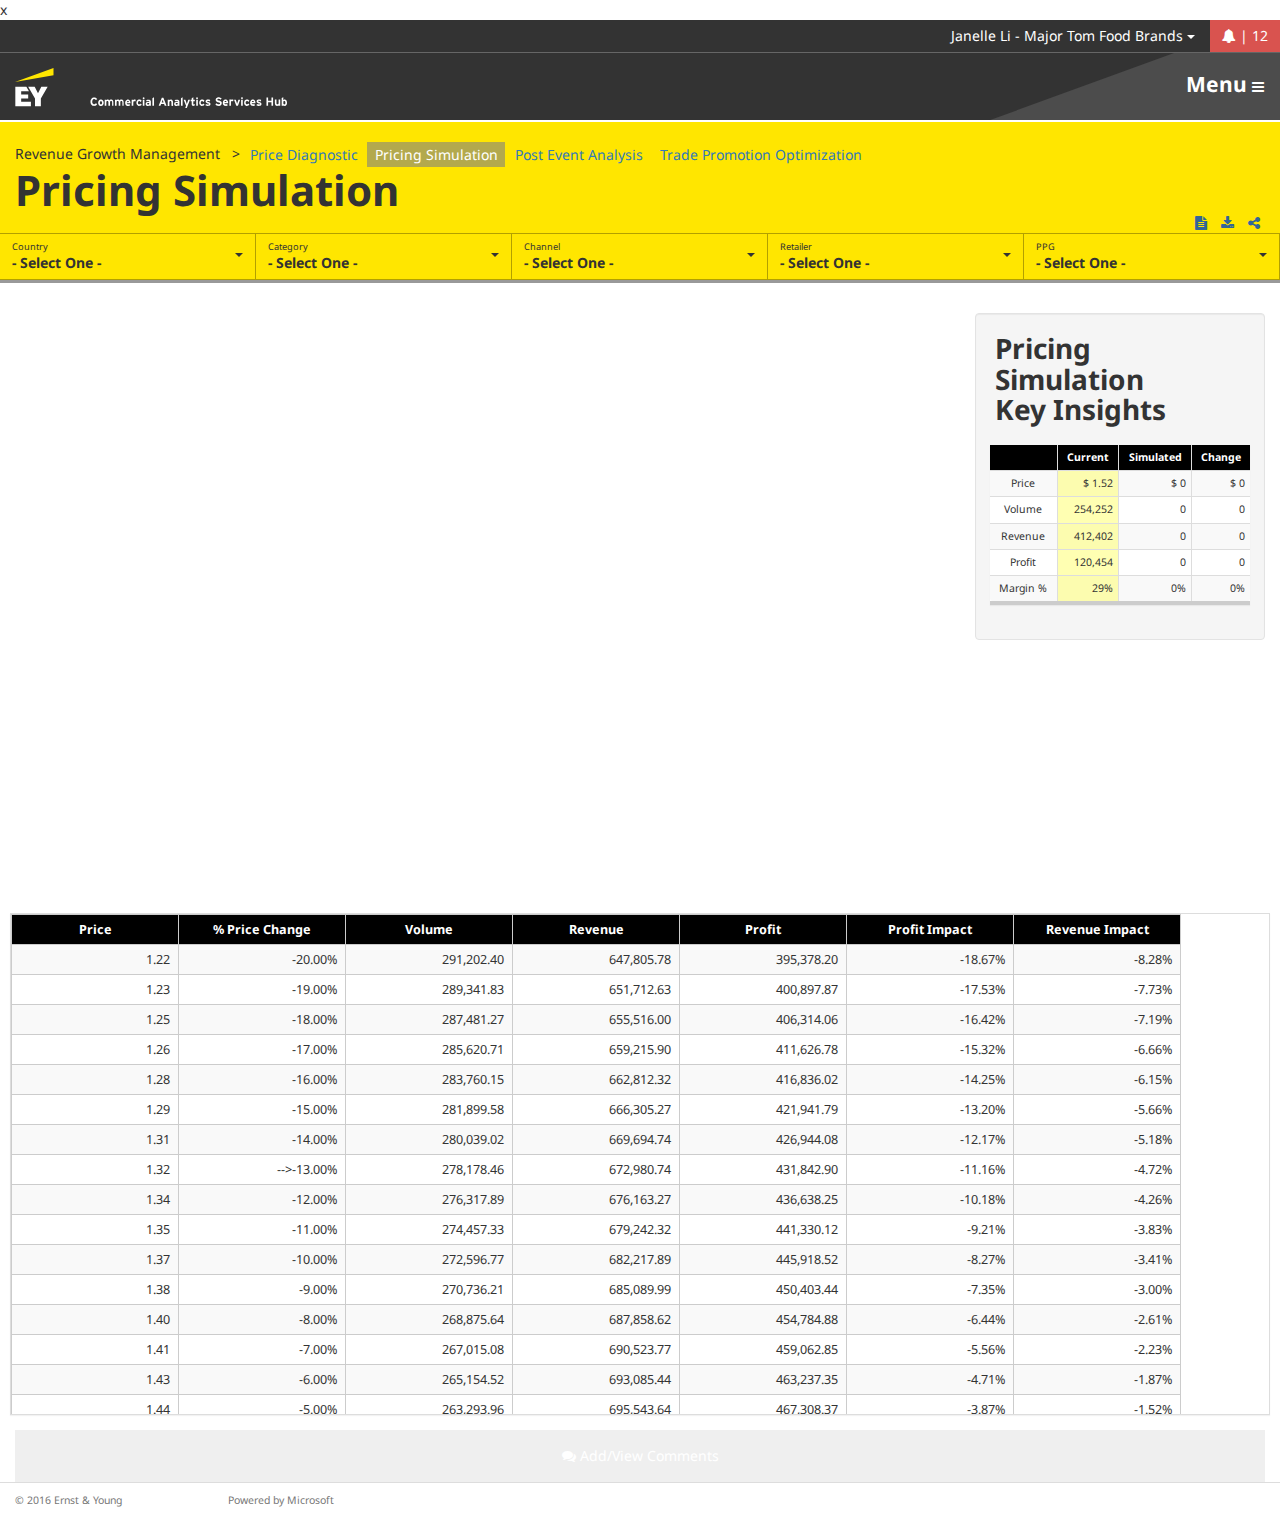
<file: pricing-simulation.html>
x
<!DOCTYPE html>
<!--[if lt IE 7]>      <html class="no-js lt-ie9 lt-ie8 lt-ie7"> <![endif]-->
<!--[if IE 7]>         <html class="no-js lt-ie9 lt-ie8"> <![endif]-->
<!--[if IE 8]>         <html class="no-js lt-ie9"> <![endif]-->
<!--[if gt IE 8]><!-->
<html class="no-js">
<!--<![endif]-->

<head>
	<meta charset="utf-8">
	<meta http-equiv="X-UA-Compatible" content="IE=edge">
	<title>EY CASH: Pricing Simulation</title>
	<meta name="description" content="">
	<meta name="viewport" content="width=device-width, initial-scale=1, maximum-scale=1">

	<link href="lib/bootstrap/css/bootstrap.min.css" rel="stylesheet" type="text/css">

	<link href="lib/fixed-table/css/fixed_table_rc.css" rel="stylesheet" type="text/css">

	<!-- Custom Fonts -->
	<link href="lib/font-awesome/css/font-awesome.min.css" rel="stylesheet" type="text/css">

	<!-- Local stylesheet -->
	<link href="css/style.css" rel="stylesheet" type="text/css">

	<link href="css/offcanvas.css" rel="stylesheet" type="text/css">
</head>

<body>

	<!-- user options nav -->
	<div class="container-fluid">
		<div class="row">
			<div class="btn-group user-options" role="group">
				<div class="pull-right">
					<div class="btn-group" role="group">
						<button class="btn btn-default dropdown-toggle" type="button" id="dropdownMenu1" data-toggle="dropdown" aria-haspopup="true"
							aria-expanded="true">Janelle Li - Major Tom Food Brands <span class="caret"></span>
							</button>
							<ul class="dropdown-menu" aria-labelledby="dropdownMenu1">
								<li><a href="index.html">Logout</a></li>
							</ul>
					</div>
					<button class="btn btn-info btn-danger"><span class="fa fa-bell"></span> | 12</button>
				</div>
			</div>
			<!-- site navigation -->
			<div class="mainnav clearfix">
				<h2 class="container-fluid">
					<a href="landing.html"><img src="images/EYCash_logo.svg" alt="EY CASH"></a>
				</h2>
				<button class="btn btn-custom btn-menu pull-right" type="button" data-toggle="collapse" data-target="#collapseMenu" aria-expanded="false"
					aria-controls="collapseMenu"><span></span></button>
					<ul class="list-group collapse" id="collapseMenu">
						<li class="list-group-item"><a href="commercial-snapshot.html">Commercial Snapshot</a></li>
						<li class="list-group-item"><a href="growth-drivers.html">Growth Drivers</a></li>
						<li class="list-group-item">
							<button class="btn btn-submenu" type="button" data-toggle="collapse" data-target="#collapseSubmenu" aria-expanded="false"
								aria-controls="collapseSubmenu">Revenue Growth Management</button>
								<div class="list-group collapse" id="collapseSubmenu">
									<a href="price-diagnostic.html" class="list-group-item">Price Diagnostic</a>
									<a href="pricing-simulation.html" class="list-group-item">Pricing Simulation</a>
									<a href="post-event-analysis.html" class="list-group-item">Post Event Analysis</a>
									<a href="trade-promotion-opt.html" class="list-group-item">Trade Promotion Optimization</a>

								</div>
						</li>
						<li class="list-group-item"><a href="marketing-productivity.html">Marketing Productivity</a></li>
						<li class="list-group-item"><a href="retail-execution.html">Retail Execution</a></li>
					</ul>
			</div>
		</div>
	</div>

	<div class="container-fluid">

		<div class="row row-offcanvas row-offcanvas-right">

			<!-- section title area -->
			<div class="jumbotron">
				<div class="container-fluid">
					<ul class="nav nav-pills">
						<li role="presentation">Revenue Growth Management &nbsp;&nbsp;&gt;</li>
						<li role="presentation"><a href="price-diagnostic.html" id="PriceDiag" onclick="loadProducts(this.id)">Price Diagnostic</a></li>
                        <li role="presentation"class="active"><a href="pricing-simulation.html" id="PriSim" onclick="loadProducts(this.id)">Pricing Simulation</a></li>
                        <!--<li role="presentation"><a href="trade-promotion-opt.html" id="TraProm" onclick="loadProducts(this.id)">Trade Promotion Optimization</a></li>-->
                        <li role="presentation"><a href="post-event-analysis.html" id="PostEvent" onclick="loadProducts(this.id)">Post Event Analysis</a></li>
						<li role="presentation"><a href="trade-promotion-opt.html" id="TraProm" onclick="loadProducts(this.id)">Trade Promotion Optimization</a></li>
					</ul>
					<h1>Pricing Simulation</h1>
					<div class="pull-right">
						<span class="fa fa-file-text"></span> <span class="fa fa-download"></span> <span class="fa fa-share-alt"></span>
					</div>
				</div>
				<div class="btn-group btn-group-justified filtersbtn-group btn-group-justified filters hidden-xs">
					<div class="btn-group">
						<button type="button" class="btn btn-custom dropdown-toggle" data-toggle="dropdown" aria-haspopup="true" aria-expanded="false"><span class="small">Country</span><b id="result1">- Select One -</b><span class="caret"></span>
							</button>
						<ul class="dropdown-menu" data-id="result1">
							<li><a href="#">USA</a></li>
							<li><a href="#">UK</a></li>
							<li><a href="#">Germany</a></li>
							<li><a href="#">China</a></li>
							<li><a href="#">France</a></li>
							<li><a href="#">Australia</a></li>
							<li><a href="#">Brazil</a></li>
							<li><a href="#">Canada</a></li>
							<li><a href="#">Russia</a></li>
						</ul>
					</div>

					<div class="btn-group">
						<button type="button" class="btn btn-custom dropdown-toggle" data-toggle="dropdown" aria-haspopup="true" aria-expanded="false"><span class="small">Category</span><b id="result2">- Select One -</b> <span class="caret"></span>
							</button>
						<ul class="dropdown-menu" data-id="result2">
							<li><a href="#">Alkaline</a></li>
							<li><a href="#">Hearing Aid</a></li>
							<!--<li><a href="#">Gum</a></li>
								<li><a href="#">Chocolate</a></li>
								<li><a href="#">Drink</a></li>-->
						</ul>
					</div>

					<div class="btn-group">
						<button type="button" class="btn btn-custom dropdown-toggle" data-toggle="dropdown" aria-haspopup="true" aria-expanded="false"><span class="small">Channel</span><b id="result3">- Select One -</b> <span class="caret"></span>
							</button>
						<ul class="dropdown-menu" data-id="result3">
							<li><a href="#">Grocery</a></li>
							<li><a href="#">Drug</a></li>
							<li><a href="#">Convenience</a></li>
							<li><a href="#">Supermarket</a></li>
						</ul>
					</div>

					<div class="btn-group">
						<button type="button" class="btn btn-custom dropdown-toggle" data-toggle="dropdown" aria-haspopup="true" aria-expanded="false"><span class="small">Retailer</span><b id="result4">- Select One -</b> <span class="caret"></span>
							</button>
						<ul class="dropdown-menu" data-id="result4">
							<li><a href="#">Kroger</a></li>
							<li><a href="#">Johnny Brothers</a></li>
							<li><a href="#">Robby's General Store</a></li>
						</ul>
					</div>

					<div class="btn-group">
						<button type="button" class="btn btn-custom dropdown-toggle" data-toggle="dropdown" aria-haspopup="true" aria-expanded="false"><span class="small">PPG</span><b id="result5">- Select One -</b><span class="caret"></span>
							</button>
						<ul class="dropdown-menu" data-id="result5" id="ppg">
							<li><a href="#">AA</a></li>
							<li><a href="#">AAA</a></li>
							<li><a href="#">C</a></li>
							<li><a href="#">D</a></li>
							<li><a href="#">9V</a></li>
							<!--li><a href="#">Fruit Mix Drink 25 oz</a></li>
								<li><a href="#">Cookie Family Size 45 oz</a></li>
								<li><a href="#">Chocolate Bar 15 oz</a></li>
								<li><a href="#">Chocolate Crispy 16 oz </a></li-->
						</ul>
					</div>
				</div>

				<p class="pull-right visible-xs">
					<button type="button" class="btn btn-primary btn-xs" data-toggle="offcanvas">Toggle Filters</button>
				</p>
			</div>
			<!-- main content area -->
			<div class="main container-fluid">
				<div class="report">
					<div class="row">
						<div class="col col-lg-9">
							<iframe width="800" height="600" src="https://app.powerbi.com/view?r=eyJrIjoiNmY3MjFjNzUtNTg5Ni00MjdiLWEyZWMtOTc0NGI1Y2U5OTk5IiwidCI6IjViOTczZjk5LTc3ZGYtNGJlYi1iMjdkLWFhMGM3MGI4NDgyYyIsImMiOjF9"
								frameborder="0" allowFullScreen="true"></iframe>
								<!--<iframe width="1280" height="600" src="https://app.powerbi.com/view?r=eyJrIjoiZTYyNDA0N2EtNTUzYy00ODc4LWJmZmItYWEzMTE0NWJiZmU0IiwidCI6ImJlNjM3MzRhLTk2YzUtNGU1NC04MDQ5LTcyYjZhZTEwZTM1NiIsImMiOjZ9" frameborder="0" allowfullscreen="true"></iframe>-->
						</div>
						<div class="col col-lg-3 sidebar">
							<div class="well insights">
								<h4 class="panel-title">Pricing Simulation<br>Key Insights</h4>
								<br>
								<div class="panel panel-default content-card">
									<table class="table table-striped table-bordered table-condensed data-table">
										<thead>
											<tr>
												<th>&nbsp;</th>
												<th>Current</th>
												<th>Simulated</th>
												<th>Change</th>
											</tr>
										</thead>
										<tbody>
											<tr>
												<td>Price</td>
												<td class="gradeC">$ 1.52</td>
												<td>$ 0</td>
												<td>$ 0</td>
											</tr>
											<tr>
												<td>Volume</td>
												<td class="gradeC">254,252</td>
												<td>0</td>
												<td>0</td>
											</tr>
											<tr>
												<td>Revenue</td>
												<td class="gradeC">412,402</td>
												<td>0</td>
												<td>0</td>
											</tr>
											<tr>
												<td>Profit</td>
												<td class="gradeC">120,454</td>
												<td>0</td>
												<td>0</td>
											</tr>
											<tr>
												<td>Margin %</td>
												<td class="gradeC">29%</td>
												<td>0%</td>
												<td>0%</td>
											</tr>
										</tbody>
									</table>
								</div>
							</div>
						</div>
					</div>
				</div>
				<div class="report hidden">
					<div class="row">
						<!-- main content area -->
						<div class="col col-lg-9">
							<iframe width="800" height="600" src="https://app.powerbi.com/view?r=eyJrIjoiNmY3MjFjNzUtNTg5Ni00MjdiLWEyZWMtOTc0NGI1Y2U5OTk5IiwidCI6IjViOTczZjk5LTc3ZGYtNGJlYi1iMjdkLWFhMGM3MGI4NDgyYyIsImMiOjF9"
								frameborder="0" allowFullScreen="true"></iframe>
								<!--<iframe id="iframe" width="1280" height="600" src="https://app.powerbi.com/view?r=eyJrIjoiYzU2ZDQyMzEtMDYxOS00ZTA0LWE1NDEtNjVlNmY0YWRkZmFkIiwidCI6ImJlNjM3MzRhLTk2YzUtNGU1NC04MDQ5LTcyYjZhZTEwZTM1NiIsImMiOjZ9" frameborder="0" allowfullscreen="true"></iframe>-->
						</div>
						<div class="col col-lg-3 sidebar">
							<div class="well insights" id="table1">
								<h4 class="panel-title">Pricing Simulation<br>Key Insights</h4>
								<br>
								<div class="panel panel-default content-card">
									<table class="table table-striped table-bordered table-condensed data-table">
										<thead>
											<tr>
												<th>&nbsp;</th>
												<th>Price</th>
												<th>Simulated</th>
												<th>Change</th>
											</tr>
										</thead>
										<tbody>
											<tr>
												<td>Price</td>
												<td class="gradeC">$ 1.51</td>
												<td>$ 0</td>
												<td>$ 0</td>
											</tr>
											<tr>
												<td>Volume</td>
												<td class="gradeC">254,252</td>
												<td>0</td>
												<td>0</td>
											</tr>
											<tr>
												<td>Revenue</td>
												<td class="gradeC">412,402</td>
												<td>0</td>
												<td>0</td>
											</tr>
											<tr>
												<td>Profit</td>
												<td class="gradeC">120,454</td>
												<td>0</td>
												<td>0</td>
											</tr>
											<tr>
												<td>Margin %</td>
												<td class="gradeC">31%</td>
												<td>0%</td>
												<td>0%</td>
											</tr>
										</tbody>
									</table>
								</div>
							</div>
							<div class="well insights hidden" id="table2">
								<h4 class="panel-title">Pricing Simulation<br>Key Insights</h4>
								<br>
								<div class="panel panel-default content-card">
									<table class="table table-striped table-bordered table-condensed data-table">
										<thead>
											<tr>
												<th>&nbsp;</th>
												<th>Price</th>
												<th>Simulated</th>
												<th>Change</th>
											</tr>
										</thead>
										<tbody>
											<tr>
												<td>Price</td>
												<td class="gradeC">$ 1.51</td>
												<td>$ 1.60</td>
												<td>$ 0.09</td>
											</tr>
											<tr>
												<td>Volume</td>
												<td class="gradeC">254,252</td>
												<td>244,797</td>
												<td>-9,415</td>
											</tr>
											<tr>
												<td>Revenue</td>
												<td class="gradeC">412,402</td>
												<td>390,696</td>
												<td>4,294</td>
											</tr>
											<tr>
												<td>Profit</td>
												<td class="gradeC">120,454</td>
												<td>115,993</td>
												<td>-4461</td>
											</tr>
											<tr>
												<td>Margin %</td>
												<td class="gradeC">31%</td>
												<td>30%</td>
												<td>-1%</td>
											</tr>
										</tbody>
									</table>
								</div>
							</div>
						</div>
					</div>
				</div>
				<div class="panel panel-default">

					<table id="PricingSimFreezeTable">
						<thead>
							<tr>
								<th class="inverse"> Price</th>
								<!--<th>Elasticity</th>-->
								<th>% Price Change</th>
								<th>Volume</th>
								<th>Revenue</th>
								<th>Profit</th>
								<th>Profit Impact</th>
								<th>Revenue Impact</th>
							</tr>
						</thead>
						<tbody>
							<tr>
								<td>1.22</td>
								<!--<td> -0.7325</td>-->
								<td>-20.00%</td>
								<td> 291,202.40 </td>
								<td> 647,805.78 </td>
								<td> 395,378.20 </td>
								<td>-18.67%</td>
								<td>-8.28%</td>
							</tr>
							<tr>
								<td>1.23</td>
								<!--<td> -0.7325</td>-->
								<td>-19.00%</td>
								<td> 289,341.83 </td>
								<td> 651,712.63 </td>
								<td> 400,897.87 </td>
								<td>-17.53%</td>
								<td>-7.73%</td>
							</tr>
							<tr>
								<td>1.25</td>
								<!--<td> -0.7325</td>-->
								<td>-18.00%</td>
								<td> 287,481.27 </td>
								<td> 655,516.00 </td>
								<td> 406,314.06 </td>
								<td>-16.42%</td>
								<td>-7.19%</td>
							</tr>
							<tr>
								<td>1.26</td>
								<!--<td> -0.7325</td>-->
								<td>-17.00%</td>
								<td> 285,620.71 </td>
								<td> 659,215.90 </td>
								<td> 411,626.78 </td>
								<td>-15.32%</td>
								<td>-6.66%</td>
							</tr>
							<tr>
								<td>1.28</td>
								<!--<td> -0.7325</td>-->
								<td>-16.00%</td>
								<td> 283,760.15 </td>
								<td> 662,812.32 </td>
								<td> 416,836.02 </td>
								<td>-14.25%</td>
								<td>-6.15%</td>
							</tr>
							<tr>
								<td>1.29</td>
								<!--<td> -0.7325</td>-->
								<td>-15.00%</td>
								<td> 281,899.58 </td>
								<td> 666,305.27 </td>
								<td> 421,941.79 </td>
								<td>-13.20%</td>
								<td>-5.66%</td>
							</tr>
							<tr>
								<td>1.31</td>
								<!--<td> -0.7325</td>-->
								<td>-14.00%</td>
								<td> 280,039.02 </td>
								<td> 669,694.74 </td>
								<td> 426,944.08 </td>
								<td>-12.17%</td>
								<td>-5.18%</td>
							</tr>
							<tr>
								<td>1.32</td>
								<!--<td> -0.7325</td>-->
								<td>-->-13.00%</td>
								<td> 278,178.46 </td>
								<td> 672,980.74 </td>
								<td> 431,842.90 </td>
								<td>-11.16%</td>
								<td>-4.72%</td>
							</tr>
							<tr>
								<td>1.34</td>
								<!--<td> -0.7325</td>-->
								<td>-12.00%</td>
								<td> 276,317.89 </td>
								<td> 676,163.27 </td>
								<td> 436,638.25 </td>
								<td>-10.18%</td>
								<td>-4.26%</td>
							</tr>
							<tr>
								<td>1.35</td>
								<!--<td> -0.7325</td>-->
								<td>-11.00%</td>
								<td> 274,457.33 </td>
								<td> 679,242.32 </td>
								<td> 441,330.12 </td>
								<td>-9.21%</td>
								<td>-3.83%</td>
							</tr>
							<tr>
								<td>1.37</td>
								<!--<td> -0.7325</td>-->
								<td>-10.00%</td>
								<td> 272,596.77 </td>
								<td> 682,217.89 </td>
								<td> 445,918.52 </td>
								<td>-8.27%</td>
								<td>-3.41%</td>
							</tr>
							<tr>
								<td>1.38</td>
								<!--<td> -0.7325</td>-->
								<td>-9.00%</td>
								<td> 270,736.21 </td>
								<td> 685,089.99 </td>
								<td> 450,403.44 </td>
								<td>-7.35%</td>
								<td>-3.00%</td>
							</tr>
							<tr>
								<td>1.40</td>
								<!--<td> -0.7325</td>-->
								<td>-8.00%</td>
								<td> 268,875.64 </td>
								<td> 687,858.62 </td>
								<td> 454,784.88 </td>
								<td>-6.44%</td>
								<td>-2.61%</td>
							</tr>
							<tr>
								<td>1.41</td>
								<!--<td> -0.7325</td>-->
								<td>-7.00%</td>
								<td> 267,015.08 </td>
								<td> 690,523.77 </td>
								<td> 459,062.85 </td>
								<td>-5.56%</td>
								<td>-2.23%</td>
							</tr>
							<tr>
								<td>1.43</td>
								<!--<td> -0.7325</td>-->
								<td>-6.00%</td>
								<td> 265,154.52 </td>
								<td> 693,085.44 </td>
								<td> 463,237.35 </td>
								<td>-4.71%</td>
								<td>-1.87%</td>
							</tr>
							<tr>
								<td>1.44</td>
								<!--<td> -0.7325</td>-->
								<td>-5.00%</td>
								<td> 263,293.96 </td>
								<td> 695,543.64 </td>
								<td> 467,308.37 </td>
								<td>-3.87%</td>
								<td>-1.52%</td>
							</tr>
							<tr>
								<td>1.46</td>
								<!--<td> -0.7325</td>-->
								<td>-4.00%</td>
								<td> 261,433.39 </td>
								<td> 697,898.37 </td>
								<td> 471,275.92 </td>
								<td>-3.05%</td>
								<td>-1.19%</td>
							</tr>
							<tr>
								<td>1.47</td>
								<!--<td> -0.7325</td>-->
								<td>-3.00%</td>
								<td> 259,572.83 </td>
								<td> 700,149.62 </td>
								<td> 475,139.99 </td>
								<td>-2.26%</td>
								<td>-0.87%</td>
							</tr>
							<tr>
								<td>1.49</td>
								<!--<td> -0.7325</td>-->
								<td>-2.00%</td>
								<td> 257,712.27 </td>
								<td> 702,297.40 </td>
								<td> 478,900.59 </td>
								<td>-1.48%</td>
								<td>-0.56%</td>
							</tr>
							<tr>
								<td>1.50</td>
								<!--<td> -0.7325</td>-->
								<td>-1.00%</td>
								<td> 255,851.71 </td>
								<td> 704,341.70 </td>
								<td> 482,557.71 </td>
								<td>-0.73%</td>
								<td>-0.27%</td>
							</tr>
							<tr>
								<td>1.52</td>
								<!--<td> -0.7325</td>-->
								<td>0.00%</td>
								<td> 253,991.14 </td>
								<td> 706,282.53 </td>
								<td> 486,111.36 </td>
								<td>0.00%</td>
								<td>0.00%</td>
							</tr>
							<tr>
								<td>1.54</td>
								<!--<td> -0.7325</td>-->
								<td>1.00%</td>
								<td> 252,130.58 </td>
								<td> 708,119.88 </td>
								<td> 489,561.54 </td>
								<td>0.71%</td>
								<td>0.26%</td>
							</tr>
							<tr>
								<td>1.55</td>
								<!--<td> -0.7325</td>-->
								<td>2.00%</td>
								<td> 250,270.02 </td>
								<td> 709,853.76 </td>
								<td> 492,908.24 </td>
								<td>1.40%</td>
								<td>0.51%</td>
							</tr>
							<tr>
								<td>1.57</td>
								<!--<td> -0.7325</td>-->
								<td>3.00%</td>
								<td> 248,409.45 </td>
								<td> 711,484.16 </td>
								<td> 496,151.46 </td>
								<td>2.07%</td>
								<td>0.74%</td>
							</tr>
							<tr>
								<td>1.58</td>
								<!--<td> -0.7325</td>-->
								<td>4.00%</td>
								<td> 246,548.89 </td>
								<td> 713,011.09 </td>
								<td> 499,291.21 </td>
								<td>2.71%</td>
								<td>0.95%</td>
							</tr>
							<tr>
								<td>1.60</td>
								<!--<td> -0.7325</td>-->
								<td>5.00%</td>
								<td> 244,688.33 </td>
								<td> 714,434.55 </td>
								<td> 502,327.48 </td>
								<td>3.34%</td>
								<td>1.15%</td>
							</tr>
							<tr>
								<td>1.61</td>
								<!--<td> -0.7325</td>-->
								<td>6.00%</td>
								<td> 242,827.77 </td>
								<td> 715,754.52 </td>
								<td> 505,260.28 </td>
								<td>3.94%</td>
								<td>1.34%</td>
							</tr>
							<tr>
								<td>1.63</td>
								<!--<td> -0.7325</td>-->
								<td>7.00%</td>
								<td> 240,967.20 </td>
								<td> 716,971.03 </td>
								<td> 508,089.61 </td>
								<td>4.52%</td>
								<td>1.51%</td>
							</tr>
							<tr>
								<td>1.64</td>
								<!--<td> -0.7325</td>-->
								<td>8.00%</td>
								<td> 239,106.64 </td>
								<td> 718,084.06 </td>
								<td> 510,815.46 </td>
								<td>5.08%</td>
								<td>1.67%</td>
							</tr>
							<tr>
								<td>1.66</td>
								<!--<td> -0.7325</td>-->
								<td>9.00%</td>
								<td> 237,246.08 </td>
								<td> 719,093.61 </td>
								<td> 513,437.84 </td>
								<td>5.62%</td>
								<td>1.81%</td>
							</tr>
							<tr>
								<td>1.67</td>
								<!--<td> -0.7325</td>-->
								<td>10.00%</td>
								<td> 235,385.52 </td>
								<td> 719,999.70 </td>
								<td> 515,956.74 </td>
								<td>6.14%</td>
								<td>1.94%</td>
							</tr>
							<tr>
								<td>1.69</td>
								<!--<td> -0.7325</td>-->
								<td>11.00%</td>
								<td> 233,524.95 </td>
								<td> 720,802.30 </td>
								<td> 518,372.17 </td>
								<td>6.64%</td>
								<td>2.06%</td>
							</tr>
							<tr>
								<td>1.70</td>
								<!--<td> -0.7325</td>-->
								<td>12.00%</td>
								<td> 231,664.39 </td>
								<td> 721,501.43 </td>
								<td> 520,684.12 </td>
								<td>7.11%</td>
								<td>2.15%</td>
							</tr>
							<tr>
								<td>1.72</td>
								<!--<td> -0.7325</td>-->
								<td>13.00%</td>
								<td> 229,803.83 </td>
								<td> 722,097.09 </td>
								<td> 522,892.60 </td>
								<td>7.57%</td>
								<td>2.24%</td>
							</tr>
							<tr>
								<td>1.73</td>
								<!--<td> -0.7325</td>-->
								<td>14.00%</td>
								<td> 227,943.27 </td>
								<td> 722,589.27 </td>
								<td> 524,997.60 </td>
								<td>8.00%</td>
								<td>2.31%</td>
							</tr>
							<tr>
								<td>1.75</td>
								<!--<td> -0.7325</td>-->
								<td>15.00%</td>
								<td> 226,082.70 </td>
								<td> 722,977.98 </td>
								<td> 526,999.13 </td>
								<td>8.41%</td>
								<td>2.36%</td>
							</tr>
							<tr>
								<td>1.76</td>
								<!--<td> -0.7325</td>-->
								<td>16.00%</td>
								<td> 224,222.14 </td>
								<td> 723,263.21 </td>
								<td> 528,897.18 </td>
								<td>8.80%</td>
								<td>2.40%</td>
							</tr>
							<tr>
								<td>1.78</td>
								<!--<td> -0.7325</td>-->
								<td>17.00%</td>
								<td> 222,361.58 </td>
								<td> 723,444.97 </td>
								<td> 530,691.76 </td>
								<td>9.17%</td>
								<td>2.43%</td>
							</tr>
							<tr>
								<td>1.79</td>
								<!--<td> -0.7325</td>-->
								<td>18.00%</td>
								<td> 220,501.02 </td>
								<td> 723,523.25 </td>
								<td> 532,382.86 </td>
								<td>9.52%</td>
								<td>2.44%</td>
							</tr>
							<tr>
								<td>1.81</td>
								<!--<td> -0.7325</td>-->
								<td>19.00%</td>
								<td> 218,640.45 </td>
								<td> 723,498.06 </td>
								<td> 533,970.49 </td>
								<td>9.85%</td>
								<td>2.44%</td>
							</tr>
							<tr>
								<td>1.82</td>
								<!--<td> -0.7325</td>-->
								<td>20.00%</td>
								<td> 216,779.89 </td>
								<td> 723,369.39 </td>
								<td> 535,454.65 </td>
								<td>10.15%</td>
								<td>2.42%</td>
							</tr>
							<tr>
								<td>1.84</td>
								<!--<td> -0.7325</td>-->
								<td>21.00%</td>
								<td> 214,919.33 </td>
								<td> 723,137.25 </td>
								<td> 536,835.33 </td>
								<td>10.43%</td>
								<td>2.39%</td>
							</tr>
						</tbody>
					</table>
				</div>

				<button class="btn btn-custom btn-block"><span class="fa fa-comments"></span> Add/View Comments</button>
			</div>

			<div class="col-xs-6 col-sm-3 sidebar-offcanvas visible-xs-block visible-sm-block" id="sidebar">
				<div class="list-group">
					<h3>Country</h3>
					<a href="#" class="list-group-item active">USA</a>
					<a href="#" class="list-group-item">UK</a>
					<a href="#" class="list-group-item">Germany</a>
					<a href="#" class="list-group-item">China</a>
					<a href="#" class="list-group-item">France</a>
					<a href="#" class="list-group-item">Australia</a>
					<a href="#" class="list-group-item">Brazil</a>
					<a href="#" class="list-group-item">Canada</a>
					<a href="#" class="list-group-item">Russia</a>
				</div>
				<div class="list-group">
					<h3>Country</h3>
					<a href="#" class="list-group-item">USA</a>
					<a href="#" class="list-group-item">UK</a>
					<a href="#" class="list-group-item">Germany</a>
					<a href="#" class="list-group-item">China</a>
					<a href="#" class="list-group-item">France</a>
					<a href="#" class="list-group-item">Australia</a>
					<a href="#" class="list-group-item">Brazil</a>
					<a href="#" class="list-group-item">Canada</a>
					<a href="#" class="list-group-item">Russia</a>
				</div>
				<div class="list-group">
					<h3>Country</h3>
					<a href="#" class="list-group-item">USA</a>
					<a href="#" class="list-group-item">UK</a>
					<a href="#" class="list-group-item">Germany</a>
					<a href="#" class="list-group-item">China</a>
					<a href="#" class="list-group-item">France</a>
					<a href="#" class="list-group-item">Australia</a>
					<a href="#" class="list-group-item">Brazil</a>
					<a href="#" class="list-group-item">Canada</a>
					<a href="#" class="list-group-item">Russia</a>
				</div>
				<div class="list-group">
					<h3>Country</h3>
					<a href="#" class="list-group-item">USA</a>
					<a href="#" class="list-group-item">UK</a>
					<a href="#" class="list-group-item">Germany</a>
					<a href="#" class="list-group-item">China</a>
					<a href="#" class="list-group-item">France</a>
					<a href="#" class="list-group-item">Australia</a>
					<a href="#" class="list-group-item">Brazil</a>
					<a href="#" class="list-group-item">Canada</a>
					<a href="#" class="list-group-item">Russia</a>
				</div>
				<div class="list-group">
					<h3>Country</h3>
					<a href="#" class="list-group-item">USA</a>
					<a href="#" class="list-group-item">UK</a>
					<a href="#" class="list-group-item">Germany</a>
					<a href="#" class="list-group-item">China</a>
					<a href="#" class="list-group-item">France</a>
					<a href="#" class="list-group-item">Australia</a>
					<a href="#" class="list-group-item">Brazil</a>
					<a href="#" class="list-group-item">Canada</a>
					<a href="#" class="list-group-item">Russia</a>
				</div>
			</div>

		</div>

	</div>

	<footer class="footer">
		<div class="container-fluid">
			<div class="row">
				<div class="col-sm-2">
					<p class="text-muted">&copy; 2016 Ernst &amp; Young</p>
				</div>
				<div class="col-sm-2">
					<p class="text-muted">Powered by Microsoft</p>
				</div>
			</div>
		</div>
	</footer>

	<script src="lib/jquery/js/jquery-1.10.2.min.js"></script>

	<script src="lib/bootstrap/js/bootstrap.min.js"></script>

	<script src="lib/fixed-table/js/fixed_table_rc.js"></script>

	<script src="js/scripts.js"></script>
	<script type="text/javascript">
		function loadProducts(id) {
			var country = document.getElementById('result1').innerHTML;
			var retailer = document.getElementById('result4').innerHTML;
			var channel = document.getElementById('result3').innerHTML;
			var category = document.getElementById('result2').innerHTML;
			var ppg = document.getElementById('result5').innerHTML;
			document.getElementById(id).href += "?country=" + country + "&retailer=" + retailer + "&channel=" + channel + "&category=" + category + "&ppg=" + ppg;
			//    var url = "MyPage2.html?passmonth=" + mymonth + "&passdate=" + myday + "&passyear=" + myyear;
			//window.location.href = url;
			//alert(url);
			return false;
		}
	</script>
	<script type="text/javascript">
		function getUrlParams() {

			var paramMap = {};
			if (location.search.length == 0) {
				return paramMap;
			}
			var parts = location.search.substring(1).split("&");

			for (var i = 0; i < parts.length; i++) {
				var component = parts[i].split("=");
				paramMap[decodeURIComponent(component[0])] = decodeURIComponent(component[1]);
			}
			return paramMap;
		}
		var params = getUrlParams();
		//alert(params['passmonth']);
		document.getElementById('result1').innerHTML = params["country"] === undefined ? "- Select One -" : params["country"];
		document.getElementById('result2').innerHTML = params["category"] === undefined ? "- Select One -" : params["category"];
		document.getElementById('result3').innerHTML = params["channel"] === undefined ? "- Select One -" : params["channel"];
		document.getElementById('result4').innerHTML = params["retailer"] === undefined ? "- Select One -" : params["retailer"];
		document.getElementById('result5').innerHTML = params["ppg"] === undefined ? "- Select One -" : params["ppg"];
            //var url = "price-diagnostic.html?country=" + country + "&retailer=" + retailer + "&channel=" + channel + "&category=" + category + "&category=" + category;
	</script>
</body>

</html>
</file>
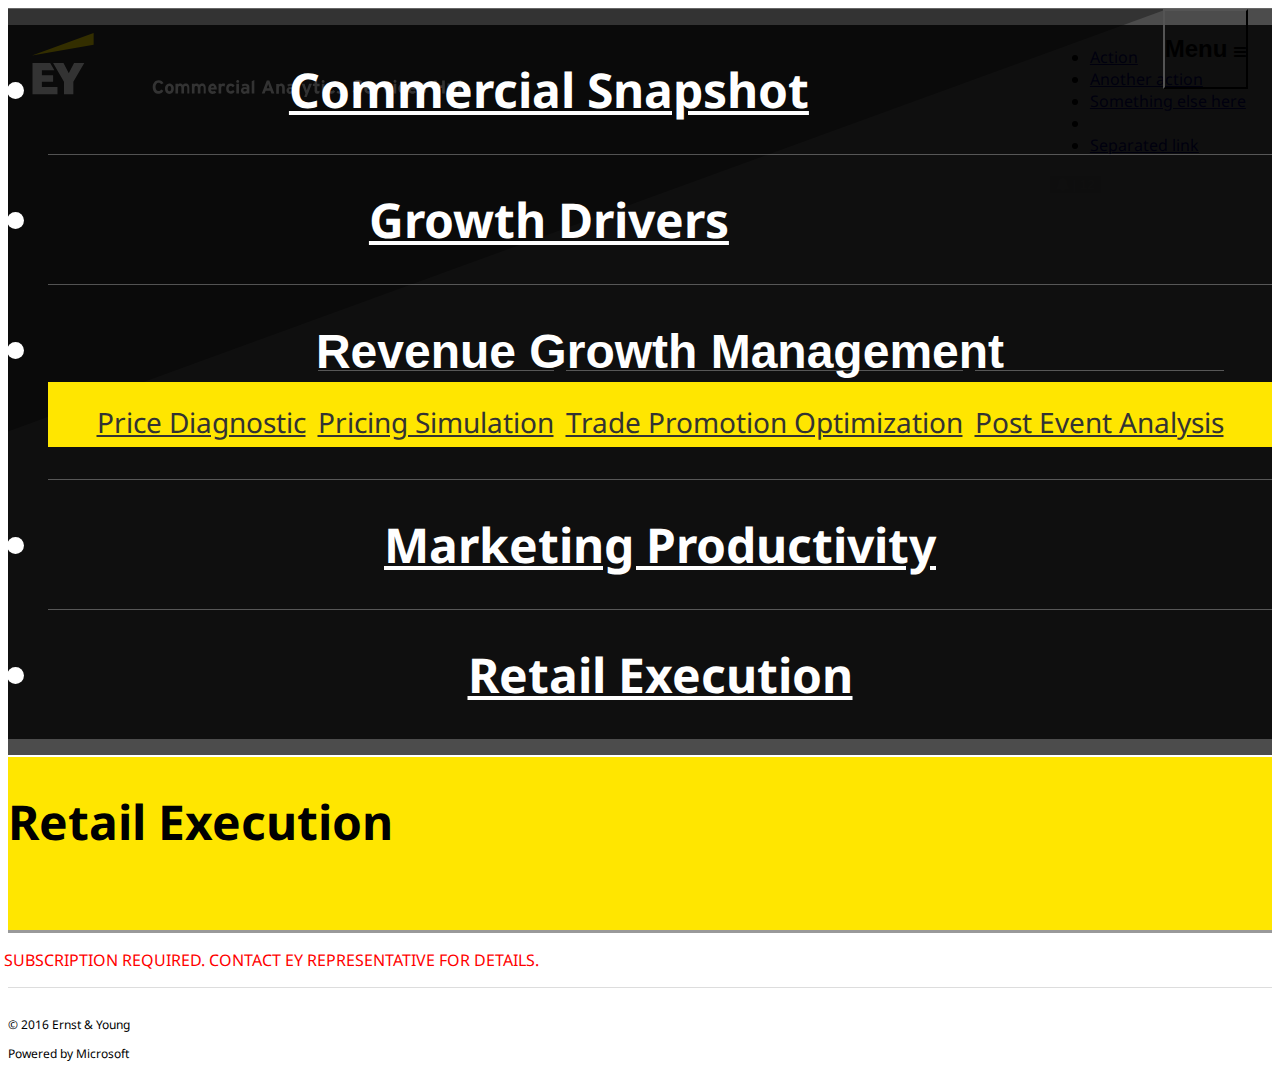
<file: retail-execution.html>
<!DOCTYPE html>
<!--[if lt IE 7]>      <html class="no-js lt-ie9 lt-ie8 lt-ie7"> <![endif]-->
<!--[if IE 7]>         <html class="no-js lt-ie9 lt-ie8"> <![endif]-->
<!--[if IE 8]>         <html class="no-js lt-ie9"> <![endif]-->
<!--[if gt IE 8]><!--> <html class="no-js"> <!--<![endif]-->
	<head>
		<meta charset="utf-8">
		<meta http-equiv="X-UA-Compatible" content="IE=edge">
		<title>EY CASH: Retail Execution</title>
		<meta name="description" content="">
		<meta name="viewport" content="width=device-width, initial-scale=1, maximum-scale=1">
		<!-- Latest compiled and minified CSS -->
		<link rel="stylesheet" href="https://maxcdn.bootstrapcdn.com/bootstrap/3.3.6/css/bootstrap.min.css" integrity="sha384-1q8mTJOASx8j1Au+a5WDVnPi2lkFfwwEAa8hDDdjZlpLegxhjVME1fgjWPGmkzs7" crossorigin="anonymous">

	    <!-- Custom Fonts -->
	    <link href="lib/font-awesome/css/font-awesome.min.css" rel="stylesheet" type="text/css">

		<!-- Optional theme -->
		<!-- <link rel="stylesheet" href="https://maxcdn.bootstrapcdn.com/bootstrap/3.3.6/css/bootstrap-theme.min.css" integrity="sha384-fLW2N01lMqjakBkx3l/M9EahuwpSfeNvV63J5ezn3uZzapT0u7EYsXMjQV+0En5r" crossorigin="anonymous"> -->


		<!-- Local stylesheet -->
	    <link href="css/style.css" rel="stylesheet" type="text/css">

	    <style>
	    	.main .panel-default {
	    		padding: 1rem;
	    		text-align: center;
	    	}
	    </style>
	</head>
	<body>

		<!-- user options nav -->
		<div class="row">
			<div class="container-fluid">
				<div class="btn-group user-options" role="group">
					<div class="pull-right">
						<div class="btn-group" role="group">
							<button class="btn btn-default dropdown-toggle" type="button" id="dropdownMenu1" data-toggle="dropdown" aria-haspopup="true" aria-expanded="true">Janelle Li - Major Tom Food Brands <span class="caret"></span>
							</button>
							<ul class="dropdown-menu" aria-labelledby="dropdownMenu1">
								<li><a href="#">Action</a></li>
								<li><a href="#">Another action</a></li>
								<li><a href="#">Something else here</a></li>
								<li role="separator" class="divider"></li>
								<li><a href="#">Separated link</a></li>
							</ul>
						</div>
						<button class="btn btn-info btn-danger"><span class="fa fa-bell"></span> | 12</button>
					</div>
				</div>
				<!-- site navigation -->
				<div class="mainnav clearfix">
					<h2 class="container-fluid"><a href="landing.html"><img src="images/EYCash_logo.svg" alt="EY CASH"></a></h2>
					<button class="btn btn-custom btn-menu" type="button" data-toggle="collapse" data-target="#collapseMenu" aria-expanded="false" aria-controls="collapseMenu"><span></span></button>
					<ul class="list-group collapse" id="collapseMenu">
						<li class="list-group-item"><a href="commercial-snapshot.html">Commercial Snapshot</a></li>
						<li class="list-group-item"><a href="growth-drivers.html">Growth Drivers</a></li>
						<li class="list-group-item">
							<button class="btn btn-submenu" type="button" data-toggle="collapse" data-target="#collapseSubmenu" aria-expanded="false" aria-controls="collapseSubmenu">Revenue Growth Management</button>
							<div class="list-group collapse" id="collapseSubmenu">
								<a href="price-diagnostic.html" class="list-group-item">Price Diagnostic</a>
								<a href="pricing-simulation.html" class="list-group-item">Pricing Simulation</a>

								<a href="trade-promotion-opt.html" class="list-group-item">Trade Promotion Optimization</a>
								<a href="post-event-analysis.html" class="list-group-item">Post Event Analysis</a>
							</div> 
						</li>
						<li class="list-group-item"><a href="marketing-productivity.html">Marketing Productivity</a></li>
						<li class="list-group-item"><a href="retail-execution.html">Retail Execution</a></li>
					</ul>
				</div>
			</div>
		</div>

		<!-- section title area -->
		<div class="jumbotron">
			<div class="container-fluid">
				<h1>Retail Execution</h1>
			</div>
		</div>

		<div class="main">
			<div class="row">
				<!-- main content area -->
				<!-- <iframe src="content"></iframe> -->
				<div class="col col-xs-12">
				<p><font color="red">SUBSCRIPTION REQUIRED. CONTACT EY REPRESENTATIVE FOR DETAILS.</font></p>
				</div>
			</div>	
		</div>

		<footer class="footer">
			<div class="row">
				<div class="container-fluid">					
					<div class="col-sm-2">
						<p class="text-muted">&copy; 2016 Ernst &amp; Young</p>
					</div>
					<div class="col-sm-2">
						<p class="text-muted">Powered by Microsoft</p>
					</div>
				</div>
			</div>
		</footer>

		<script src="https://ajax.googleapis.com/ajax/libs/jquery/1.10.2/jquery.min.js"></script>
		<script>window.jQuery || document.write('<script src="js/vendor/jquery-1.10.2.min.js"><\/script>')</script>

		<!-- Latest compiled and minified JavaScript -->
		<script src="https://maxcdn.bootstrapcdn.com/bootstrap/3.3.6/js/bootstrap.min.js" integrity="sha384-0mSbJDEHialfmuBBQP6A4Qrprq5OVfW37PRR3j5ELqxss1yVqOtnepnHVP9aJ7xS" crossorigin="anonymous"></script>
		
	</body>
</html>
</file>
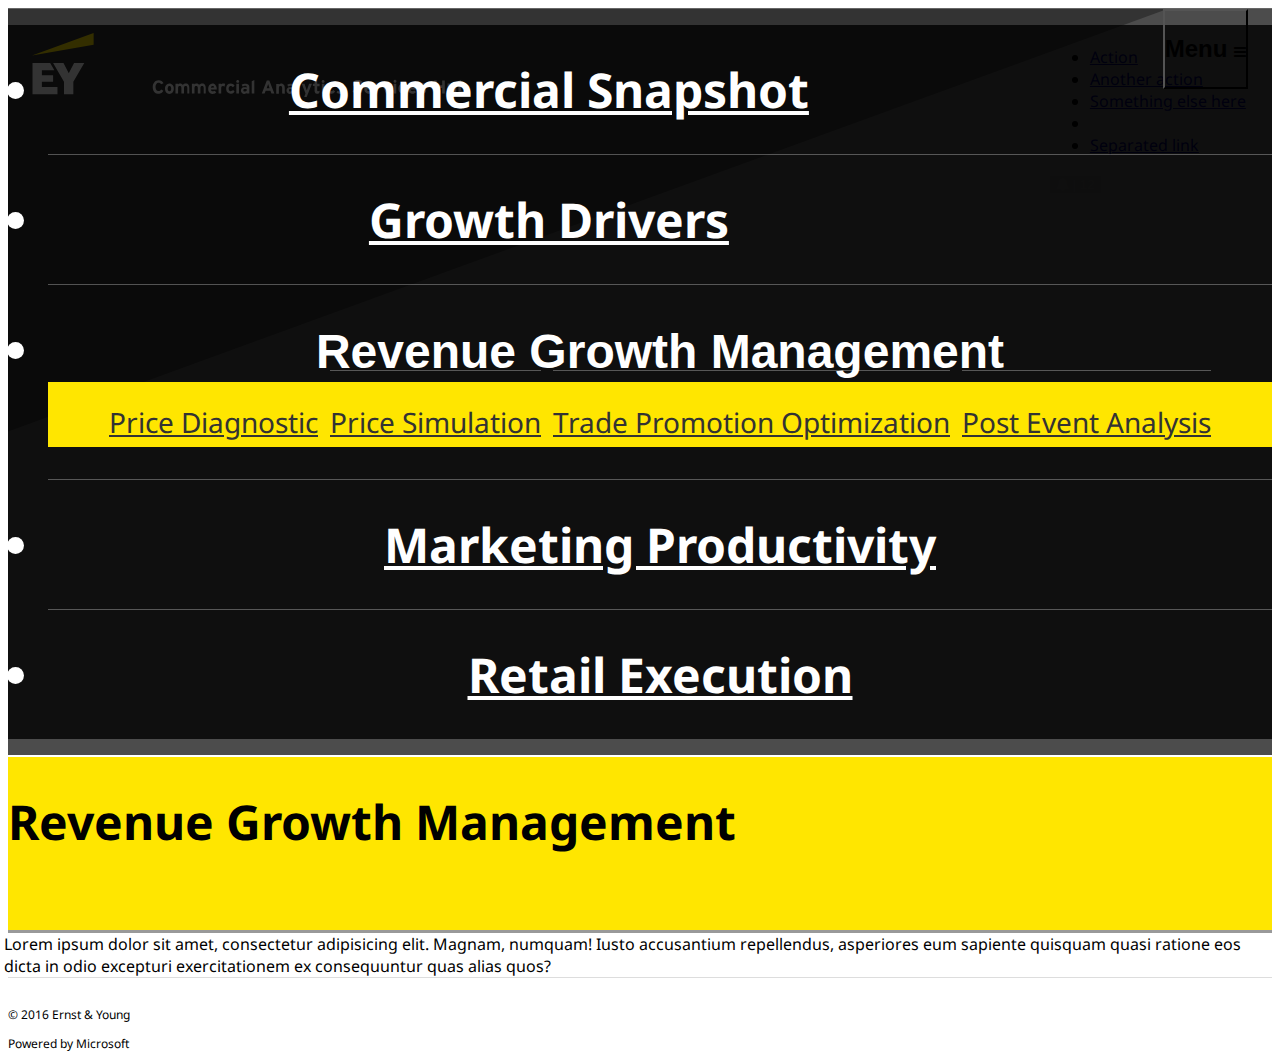
<file: revenue-growth-management.html>
<!DOCTYPE html>
<!--[if lt IE 7]>      <html class="no-js lt-ie9 lt-ie8 lt-ie7"> <![endif]-->
<!--[if IE 7]>         <html class="no-js lt-ie9 lt-ie8"> <![endif]-->
<!--[if IE 8]>         <html class="no-js lt-ie9"> <![endif]-->
<!--[if gt IE 8]><!--> <html class="no-js"> <!--<![endif]-->
	<head>
		<meta charset="utf-8">
		<meta http-equiv="X-UA-Compatible" content="IE=edge">
		<title>EY CASH: Marketing Productivity</title>
		<meta name="description" content="">
		<meta name="viewport" content="width=device-width, initial-scale=1, maximum-scale=1">
		<!-- Latest compiled and minified CSS -->
		<link rel="stylesheet" href="https://maxcdn.bootstrapcdn.com/bootstrap/3.3.6/css/bootstrap.min.css" integrity="sha384-1q8mTJOASx8j1Au+a5WDVnPi2lkFfwwEAa8hDDdjZlpLegxhjVME1fgjWPGmkzs7" crossorigin="anonymous">

	    <!-- Custom Fonts -->
	    <link href="lib/font-awesome/css/font-awesome.min.css" rel="stylesheet" type="text/css">

		<!-- Optional theme -->
		<!-- <link rel="stylesheet" href="https://maxcdn.bootstrapcdn.com/bootstrap/3.3.6/css/bootstrap-theme.min.css" integrity="sha384-fLW2N01lMqjakBkx3l/M9EahuwpSfeNvV63J5ezn3uZzapT0u7EYsXMjQV+0En5r" crossorigin="anonymous"> -->


		<!-- Local stylesheet -->
	    <link href="css/style.css" rel="stylesheet" type="text/css">
	</head>
	<body>

		<!-- user options nav -->
		<div class="row">
			<div class="container-fluid">
				<div class="btn-group user-options" role="group">
					<div class="pull-right">
						<div class="btn-group" role="group">
							<button class="btn btn-default dropdown-toggle" type="button" id="dropdownMenu1" data-toggle="dropdown" aria-haspopup="true" aria-expanded="true">Janelle Li - Major Tom Food Brands <span class="caret"></span>
							</button>
							<ul class="dropdown-menu" aria-labelledby="dropdownMenu1">
								<li><a href="#">Action</a></li>
								<li><a href="#">Another action</a></li>
								<li><a href="#">Something else here</a></li>
								<li role="separator" class="divider"></li>
								<li><a href="#">Separated link</a></li>
							</ul>
						</div>
						<button class="btn btn-info btn-danger"><span class="fa fa-bell"></span> | 12</button>
					</div>
				</div>
				<!-- site navigation -->
				<div class="mainnav clearfix">
					<h2 class="container-fluid"><a href="landing.html"><img src="images/EYCash_logo.svg" alt="EY CASH"></a></h2>
					<button class="btn btn-custom btn-menu" type="button" data-toggle="collapse" data-target="#collapseMenu" aria-expanded="false" aria-controls="collapseMenu"><span></span></button>
					<ul class="list-group collapse" id="collapseMenu">
						<li class="list-group-item"><a href="commercial-snapshot.html">Commercial Snapshot</a></li>
						<li class="list-group-item"><a href="growth-drivers.html">Growth Drivers</a></li>
						<li class="list-group-item">
							<button class="btn btn-submenu" type="button" data-toggle="collapse" data-target="#collapseSubmenu" aria-expanded="false" aria-controls="collapseSubmenu">Revenue Growth Management</button>
							<div class="list-group collapse" id="collapseSubmenu">
								<a href="price-diagnostic.html" class="list-group-item">Price Diagnostic</a>
								<a href="price-simulation.html" class="list-group-item">Price Simulation</a>
								<a href="trade-promotion-opt.html" class="list-group-item">Trade Promotion Optimization</a>
								<a href="post-event-ana.html" class="list-group-item">Post Event Analysis</a>
							</div> 
						</li>
						<li class="list-group-item"><a href="marketing-productivity.html">Marketing Productivity</a></li>
						<li class="list-group-item"><a href="retail-execution.html">Retail Execution</a></li>
					</ul>
				</div>
			</div>
		</div>

		<!-- section title area -->
		<div class="jumbotron">
			<div class="container-fluid">
				<h1>Revenue Growth Management</h1>
			</div>
		</div>

		<div class="main">
			<div class="row">
				<!-- main content area -->
				<!-- <iframe src="content"></iframe> -->
				<div class="col col-xs-12">
				Lorem ipsum dolor sit amet, consectetur adipisicing elit. Magnam, numquam! Iusto accusantium repellendus, asperiores eum sapiente quisquam quasi ratione eos dicta in odio excepturi exercitationem ex consequuntur quas alias quos?
				</div>
			</div>	
		</div>

		<footer class="footer">
			<div class="row">
				<div class="container-fluid">					
					<div class="col-sm-2">
						<p class="text-muted">&copy; 2016 Ernst &amp; Young</p>
					</div>
					<div class="col-sm-2">
						<p class="text-muted">Powered by Microsoft</p>
					</div>
				</div>
			</div>
		</footer>

		<script src="https://ajax.googleapis.com/ajax/libs/jquery/1.10.2/jquery.min.js"></script>
		<script>window.jQuery || document.write('<script src="js/vendor/jquery-1.10.2.min.js"><\/script>')</script>

		<!-- Latest compiled and minified JavaScript -->
		<script src="https://maxcdn.bootstrapcdn.com/bootstrap/3.3.6/js/bootstrap.min.js" integrity="sha384-0mSbJDEHialfmuBBQP6A4Qrprq5OVfW37PRR3j5ELqxss1yVqOtnepnHVP9aJ7xS" crossorigin="anonymous"></script>
		
	</body>
</html>
</file>
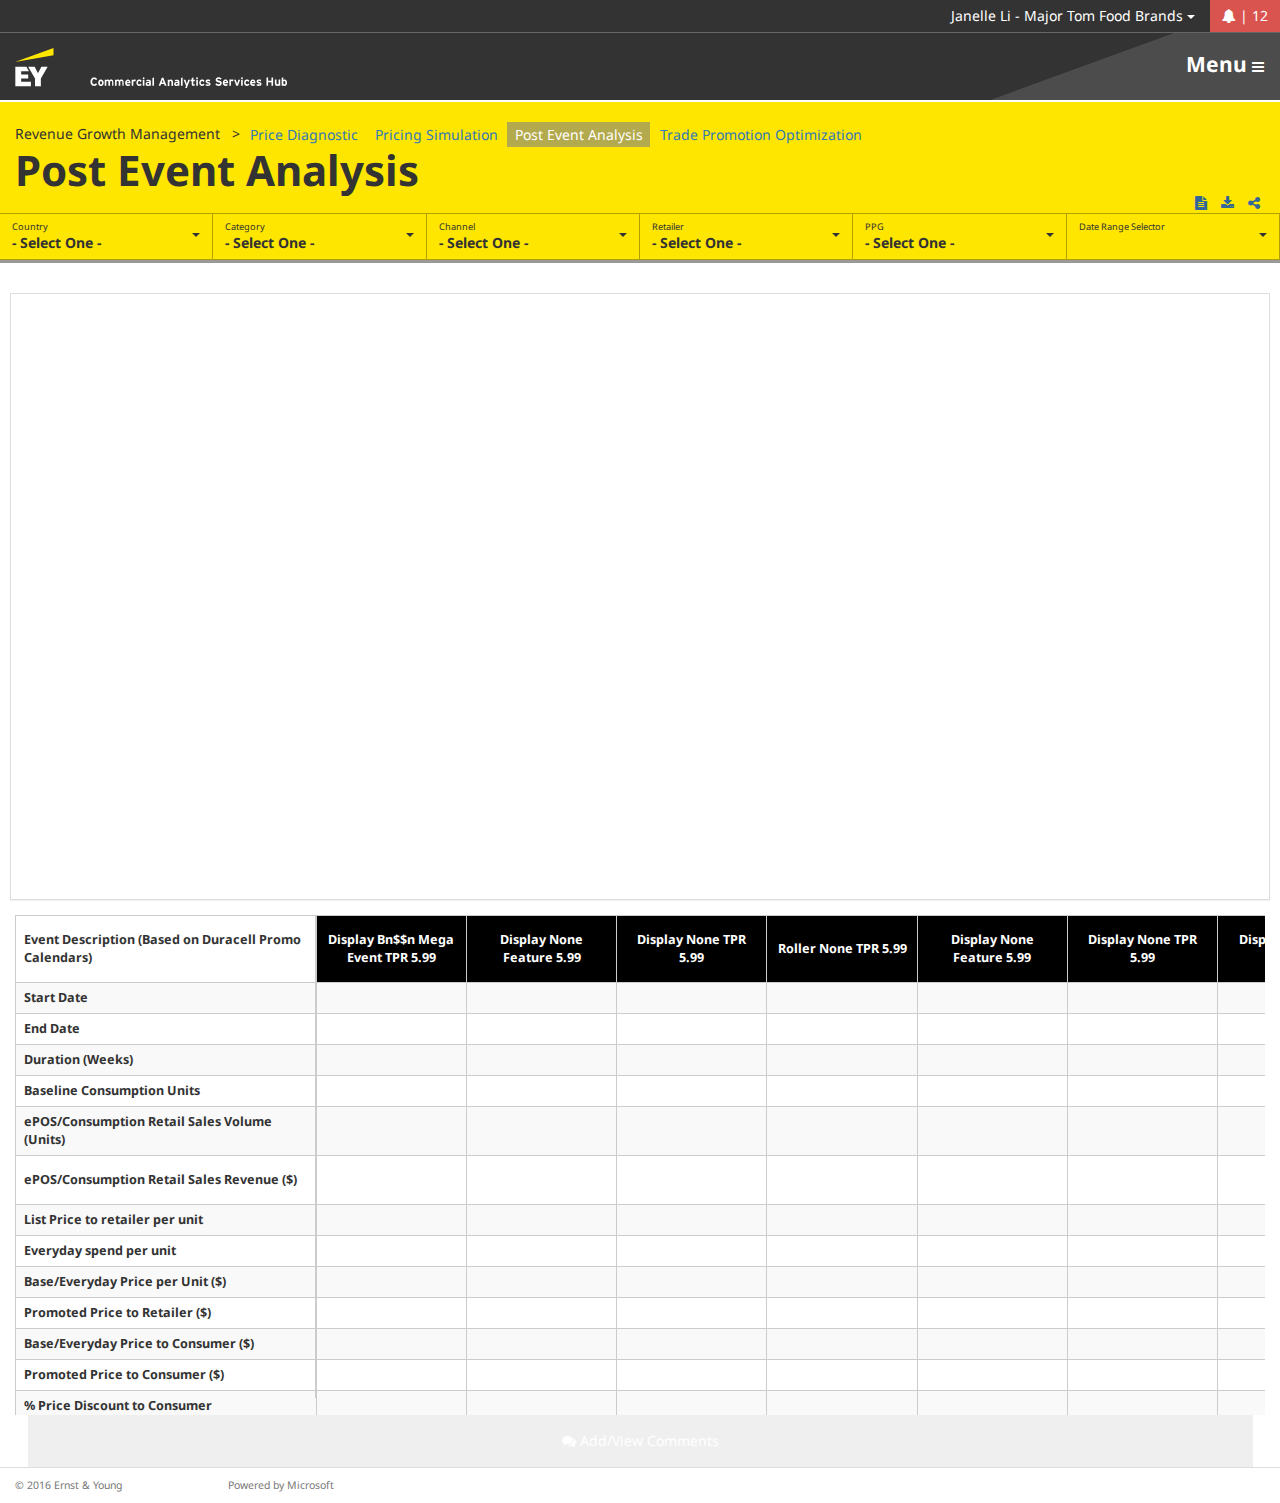
<file: test.html>
<!DOCTYPE html>
<!--[if lt IE 7]>      <html class="no-js lt-ie9 lt-ie8 lt-ie7"> <![endif]-->
<!--[if IE 7]>         <html class="no-js lt-ie9 lt-ie8"> <![endif]-->
<!--[if IE 8]>         <html class="no-js lt-ie9"> <![endif]-->
<!--[if gt IE 8]><!--> <html class="no-js"> <!--<![endif]-->
    <head>
		<meta charset="utf-8">
		<meta http-equiv="X-UA-Compatible" content="IE=edge">
		<title>EY CASH: Post Event Analysis</title>
		<meta name="description" content="">
		<meta name="viewport" content="width=device-width, initial-scale=1, maximum-scale=1">
					
		<link href="lib/bootstrap/css/bootstrap.min.css" rel="stylesheet" type="text/css">

		<link href="lib/fixed-table/css/fixed_table_rc.css" rel="stylesheet" type="text/css">

	    <!-- Custom Fonts -->
	    <link href="lib/font-awesome/css/font-awesome.min.css" rel="stylesheet" type="text/css">


		<!-- Local stylesheet -->
		<link href="css/style.css" rel="stylesheet" type="text/css">
	</head>
	<body>

		<!-- user options nav -->
		<div class="container-fluid">
			<div class="row">
				<div class="btn-group user-options" role="group">
					<div class="pull-right">
						<div class="btn-group" role="group">
							<button class="btn btn-default dropdown-toggle" id="dropdownMenu1" aria-expanded="true" aria-haspopup="true" type="button" data-toggle="dropdown">Janelle Li - Major Tom Food Brands <span class="caret"></span>
							</button>
							<ul class="dropdown-menu" aria-labelledby="dropdownMenu1">
								<li><a href="#">Action</a></li>
								<li><a href="#">Another action</a></li>
								<li><a href="#">Something else here</a></li>
								<li class="divider" role="separator"></li>
								<li><a href="#">Separated link</a></li>
							</ul>
						</div>
						<button class="btn btn-info btn-danger"><span class="fa fa-bell"></span> | 12</button>
					</div>
				</div>
				<!-- site navigation -->
				<div class="mainnav clearfix">
					<h2 class="container-fluid"><a href="landing.html"><img alt="EY CASH" src="images/EYCash_logo.svg"></a></h2>
					<button class="btn btn-custom btn-menu" aria-expanded="false" aria-controls="collapseMenu" type="button" data-toggle="collapse" data-target="#collapseMenu"><span></span></button>
					<ul class="list-group collapse" id="collapseMenu">
						<li class="list-group-item"><a href="commercial-snapshot.html">Commercial Snapshot</a></li>
						<li class="list-group-item"><a href="growth-drivers.html">Growth Drivers</a></li>
						<li class="list-group-item">
							<button class="btn btn-submenu" aria-expanded="false" aria-controls="collapseSubmenu" type="button" data-toggle="collapse" data-target="#collapseSubmenu">Revenue Growth Management</button>
							<div class="list-group collapse" id="collapseSubmenu">
								<a class="list-group-item" href="price-diagnostic.html">Price Diagnostic</a>
								<a class="list-group-item" href="pricing-simulation.html">Pricing Simulation</a>
								<a class="list-group-item" href="post-event-analysis.html">Post Event Analysis</a>
								<a class="list-group-item" href="trade-promotion-opt.html">Trade Promotion Optimization</a>
								
							</div> 
						</li>
						<li class="list-group-item"><a href="marketing-productivity.html">Marketing Productivity</a></li>
						<li class="list-group-item"><a href="retail-execution.html">Retail Execution</a></li>
					</ul>
				</div>
			</div>
		</div>

		<!-- section title area -->
		<div class="jumbotron">
			<div class="container-fluid">
				<ul class="nav nav-pills">
					<li role="presentation">Revenue Growth Management &nbsp;&nbsp;&gt;</li>
					<li role="presentation"><a href="price-diagnostic.html">Price Diagnostic</a></li>
					<li role="presentation"><a href="pricing-simulation.html">Pricing Simulation</a></li>
					<li class="active" role="presentation"><a href="post-event-analysis.html">Post Event Analysis</a></li>
					<li role="presentation"><a href="trade-promotion-opt.html">Trade Promotion Optimization</a></li>
					
				</ul>
				<h1>Post Event Analysis</h1>
				<div class="pull-right">
					<span class="fa fa-file-text"></span> <span class="fa fa-download"></span> <span class="fa fa-share-alt"></span>
				</div>
			</div>
			<div class="btn-group btn-group-justified filtersbtn-group btn-group-justified filters hidden-xs">
				<div class="btn-group">
					<button class="btn btn-custom dropdown-toggle" aria-expanded="false" aria-haspopup="true" type="button" data-toggle="dropdown"><span class="small">Country</span><b id="result1">- Select One -</b><span class="caret"></span>
					</button>
					<ul class="dropdown-menu" data-id="result1">
						<li><a href="#">USA</a></li>
						<li><a href="#">UK</a></li>
						<li><a href="#">Germany</a></li>
						<li><a href="#">China</a></li>
						<li><a href="#">France</a></li>
						<li><a href="#">Australia</a></li>
						<li><a href="#">Brazil</a></li>
						<li><a href="#">Canada</a></li>
						<li><a href="#">Russia</a></li>
					</ul>
				</div>

				<div class="btn-group">
					<button class="btn btn-custom dropdown-toggle" aria-expanded="false" aria-haspopup="true" type="button" data-toggle="dropdown"><span class="small">Category</span><b id="result2">- Select One -</b> <span class="caret"></span>
					</button>
					<ul class="dropdown-menu" data-id="result2">
						<li><a href="#">Chips</a></li>
						<li><a href="#">Cookie</a></li>
						<li><a href="#">Gum</a></li>
						<li><a href="#">Chocolate</a></li>
						<li><a href="#">Drink</a></li>
					</ul>
				</div>

				<div class="btn-group">
					<button class="btn btn-custom dropdown-toggle" aria-expanded="false" aria-haspopup="true" type="button" data-toggle="dropdown"><span class="small">Channel</span><b id="result3">- Select One -</b> <span class="caret"></span>
					</button>
					<ul class="dropdown-menu" data-id="result3">
						<li><a href="#">Grocery</a></li>
						<!--li><a href="#">Drug</a></li>
						<li><a href="#">Mass Channel</a></li-->
					</ul>
				</div>

				<div class="btn-group">
					<button class="btn btn-custom dropdown-toggle" aria-expanded="false" aria-haspopup="true" type="button" data-toggle="dropdown"><span class="small">Retailer</span><b id="result4">- Select One -</b> <span class="caret"></span>
					</button>
					<ul class="dropdown-menu" data-id="result4">
						<li><a href="#">Bop &amp; Shop</a></li>
						<li><a href="#">Johnny Brothers</a></li>
						<li><a href="#">Robby's General Store</a></li>
					</ul>
				</div>

				<div class="btn-group">
					<button class="btn btn-custom dropdown-toggle" aria-expanded="false" aria-haspopup="true" type="button" data-toggle="dropdown"><span class="small">PPG</span><b id="result5">- Select One -</b><span class="caret"></span>
					</button>
					<ul class="dropdown-menu" data-id="result5">
						<li><a href="#">Chips Baked 16 oz</a></li>
						<li><a href="#">Chips Roasted 20 oz</a></li>
						<li><a href="#">Chips Family Size 25 oz</a></li>
						<!--li><a href="#">Fruit Mix Drink 25 oz</a></li>
						<li><a href="#">Cookie Family Size 45 oz</a></li>
						<li><a href="#">Chocolate Bar 15 oz</a></li>
						<li><a href="#">Chocolate Crispy 16 oz </a></li-->
					</ul>
				</div>

				<div class="btn-group">
					<button class="btn btn-custom dropdown-toggle collapsed" aria-expanded="false" aria-controls="dateRangePicker" type="button" data-toggle="collapse" data-target="#dateRangePicker"><span class="small">Date Range Selector</span>&nbsp;<span class="hidden picked-date"><b>01/07/2015 - 06/20/2015</b></span><span class="caret"></span>
							</button>
							<div class="collapse" id="dateRangePicker">
								<table class="table table-bordered table-compact mini-calendar" id="date-from">
									<thead>
									<tr>
									<th colspan="7">Jan 2015</th>
									</tr>
									<tr>
									<td>S</td><td>M</td><td>T</td><td>W</td><td>T</td><td>F</td><td>S</td>
									</tr>
									</thead>
									<tbody>
									<tr>
									<td>1</td><td>2</td><td>3</td><td>4</td><td>5</td><td>6</td><td>7</td>
									</tr>
									<tr>
									<td>8</td><td>9</td><td>10</td><td>11</td><td>12</td><td>13</td><td>14</td>
									</tr>
									<tr>
									<td>15</td><td>16</td><td>17</td><td>18</td><td>19</td><td>20</td><td>21</td>
									</tr>
									<tr>
									<td>22</td><td>23</td><td>24</td><td>25</td><td>26</td><td>27</td><td>28</td>
									</tr>
									<tr>
									<td>29</td><td>30</td><td>31</td>
									</tr>
									</tbody>
								</table>
								<span class="fa fa-chevron-right"></span>
								<table class="table table-bordered table-compact mini-calendar" id="date-to">
									<thead>
									<tr>
									<th colspan="7">Dec 2015</th>
									</tr>
									<tr>
									<td>S</td><td>M</td><td>T</td><td>W</td><td>T</td><td>F</td><td>S</td>
									</tr>
									</thead>
									<tbody>
									<tr>
									<td>1</td><td>2</td><td>3</td><td>4</td><td>5</td><td>6</td><td>7</td>
									</tr>
									<tr>
									<td>8</td><td>9</td><td>10</td><td>11</td><td>12</td><td>13</td><td>14</td>
									</tr>
									<tr>
									<td>15</td><td>16</td><td>17</td><td>18</td><td>19</td><td>20</td><td>21</td>
									</tr>
									<tr>
									<td>22</td><td>23</td><td>24</td><td>25</td><td>26</td><td>27</td><td>28</td>
									</tr>
									<tr>
									<td>29</td><td>30</td><td>31</td>
									</tr>
									</tbody>
								</table>
					</div>
				</div>
			</div>
		</div>
		<div class="main container-fluid ft">
			<div class="report">
				<div class="row">
					<div class="col col-xs-12">
						<div class="panel panel-default content-card">
							<iframe width="1280" height="600" src="https://app.powerbi.com/view?r=eyJrIjoiN2RhYmZiMDQtNWIxZS00NzI2LTliODMtODRmZTYxMGVmOGYyIiwidCI6ImJlNjM3MzRhLTk2YzUtNGU1NC04MDQ5LTcyYjZhZTEwZTM1NiIsImMiOjZ9" frameborder="0" allowfullscreen="true"></iframe> 					
						</div>
					</div>
				</div>
				<div class="row">
					<div class="col col-xs-12">
						<div class="ft_container" style="width: 100%; height: 500px;"><div class="ft_rel_container"><div class="ft_scroller"><table class="ui-widget-header" id="postEventFreezeTableEmpty" style="width: 1504px;">
							<thead>
								<tr style="height: 67px;">
									<th style="width: 270px; text-align: left;">Event Description (Based on Duracell Promo Calendars) </th>
									<th style="width: 135px; text-align: right;">Display Bn$$n Mega Event TPR 5.99</th>
									<th style="width: 135px; text-align: right;">Display None Feature 5.99</th>
									<th style="width: 135px; text-align: right;">Display None TPR 5.99</th>
									<th style="width: 135px; text-align: right;">Roller None TPR 5.99</th>
									<th style="width: 135px; text-align: right;">Display None Feature 5.99</th>
									<th style="width: 135px; text-align: right;">Display None TPR 5.99</th>
									<th style="width: 135px; text-align: right;">Display None TPR 5.99</th>
									<th style="width: 135px; text-align: right;">Display None Feature 5.99</th>
								</tr>
							</thead>
							<tbody>
								<tr class="ui-widget-content" style="height: 31px;"><td style="text-align: left;"><strong>Start Date</strong></td><td style="text-align: right;">&nbsp;</td><td style="text-align: right;">&nbsp;</td><td style="text-align: right;">&nbsp;</td><td style="text-align: right;">&nbsp;</td><td style="text-align: right;">&nbsp;</td><td style="text-align: right;">&nbsp;</td><td style="text-align: right;">&nbsp;</td><td style="text-align: right;">&nbsp;</td><tr class="ui-widget-content" style="height: 31px;"><td style="text-align: left;"><strong>End Date</strong></td><td style="text-align: right;">&nbsp;</td><td style="text-align: right;">&nbsp;</td><td style="text-align: right;">&nbsp;</td><td style="text-align: right;">&nbsp;</td><td style="text-align: right;">&nbsp;</td><td style="text-align: right;">&nbsp;</td><td style="text-align: right;">&nbsp;</td><td style="text-align: right;">&nbsp;</td><tr class="ui-widget-content" style="height: 31px;"><td style="text-align: left;"><strong>Duration (Weeks)</strong></td><td style="text-align: right;">&nbsp;</td><td style="text-align: right;">&nbsp;</td><td style="text-align: right;">&nbsp;</td><td style="text-align: right;">&nbsp;</td><td style="text-align: right;">&nbsp;</td><td style="text-align: right;">&nbsp;</td><td style="text-align: right;">&nbsp;</td><td style="text-align: right;">&nbsp;</td><tr class="ui-widget-content" style="height: 31px;"><td style="text-align: left;"><strong>Baseline Consumption Units</strong></td><td style="text-align: right;">&nbsp;</td><td style="text-align: right;">&nbsp;</td><td style="text-align: right;">&nbsp;</td><td style="text-align: right;">&nbsp;</td><td style="text-align: right;">&nbsp;</td><td style="text-align: right;">&nbsp;</td><td style="text-align: right;">&nbsp;</td><td style="text-align: right;">&nbsp;</td><tr class="ui-widget-content" style="height: 49px;"><td style="text-align: left;"><strong>ePOS/Consumption Retail Sales Volume (Units)</strong></td><td style="text-align: right;">&nbsp;</td><td style="text-align: right;">&nbsp;</td><td style="text-align: right;">&nbsp;</td><td style="text-align: right;">&nbsp;</td><td style="text-align: right;">&nbsp;</td><td style="text-align: right;">&nbsp;</td><td style="text-align: right;">&nbsp;</td><td style="text-align: right;">&nbsp;</td><tr class="ui-widget-content" style="height: 49px;"><td style="text-align: left;"><strong>ePOS/Consumption Retail Sales Revenue ($)</strong></td><td style="text-align: right;">&nbsp;</td><td style="text-align: right;">&nbsp;</td><td style="text-align: right;">&nbsp;</td><td style="text-align: right;">&nbsp;</td><td style="text-align: right;">&nbsp;</td><td style="text-align: right;">&nbsp;</td><td style="text-align: right;">&nbsp;</td><td style="text-align: right;">&nbsp;</td><tr class="ui-widget-content" style="height: 31px;"><td style="text-align: left;"><strong>List Price to retailer per unit</strong></td><td style="text-align: right;">&nbsp;</td><td style="text-align: right;">&nbsp;</td><td style="text-align: right;">&nbsp;</td><td style="text-align: right;">&nbsp;</td><td style="text-align: right;">&nbsp;</td><td style="text-align: right;">&nbsp;</td><td style="text-align: right;">&nbsp;</td><td style="text-align: right;">&nbsp;</td><tr class="ui-widget-content" style="height: 31px;"><td style="text-align: left;"><strong>Everyday spend per unit</strong></td><td style="text-align: right;">&nbsp;</td><td style="text-align: right;">&nbsp;</td><td style="text-align: right;">&nbsp;</td><td style="text-align: right;">&nbsp;</td><td style="text-align: right;">&nbsp;</td><td style="text-align: right;">&nbsp;</td><td style="text-align: right;">&nbsp;</td><td style="text-align: right;">&nbsp;</td><tr class="ui-widget-content" style="height: 31px;"><td style="text-align: left;"><strong>Base/Everyday Price per Unit ($)</strong></td><td style="text-align: right;">&nbsp;</td><td style="text-align: right;">&nbsp;</td><td style="text-align: right;">&nbsp;</td><td style="text-align: right;">&nbsp;</td><td style="text-align: right;">&nbsp;</td><td style="text-align: right;">&nbsp;</td><td style="text-align: right;">&nbsp;</td><td style="text-align: right;">&nbsp;</td><tr class="ui-widget-content" style="height: 31px;"><td style="text-align: left;"><strong>Promoted Price to Retailer ($)</strong></td><td style="text-align: right;">&nbsp;</td><td style="text-align: right;">&nbsp;</td><td style="text-align: right;">&nbsp;</td><td style="text-align: right;">&nbsp;</td><td style="text-align: right;">&nbsp;</td><td style="text-align: right;">&nbsp;</td><td style="text-align: right;">&nbsp;</td><td style="text-align: right;">&nbsp;</td><tr class="ui-widget-content" style="height: 31px;"><td style="text-align: left;"><strong>Base/Everyday Price to Consumer ($)</strong></td><td style="text-align: right;">&nbsp;</td><td style="text-align: right;">&nbsp;</td><td style="text-align: right;">&nbsp;</td><td style="text-align: right;">&nbsp;</td><td style="text-align: right;">&nbsp;</td><td style="text-align: right;">&nbsp;</td><td style="text-align: right;">&nbsp;</td><td style="text-align: right;">&nbsp;</td><tr class="ui-widget-content" style="height: 31px;"><td style="text-align: left;"><strong>Promoted Price to Consumer ($)</strong></td><td style="text-align: right;">&nbsp;</td><td style="text-align: right;">&nbsp;</td><td style="text-align: right;">&nbsp;</td><td style="text-align: right;">&nbsp;</td><td style="text-align: right;">&nbsp;</td><td style="text-align: right;">&nbsp;</td><td style="text-align: right;">&nbsp;</td><td style="text-align: right;">&nbsp;</td><tr class="ui-widget-content" style="height: 31px;"><td style="text-align: left;"><strong>% Price Discount to Consumer</strong></td><td style="text-align: right;">&nbsp;</td><td style="text-align: right;">&nbsp;</td><td style="text-align: right;">&nbsp;</td><td style="text-align: right;">&nbsp;</td><td style="text-align: right;">&nbsp;</td><td style="text-align: right;">&nbsp;</td><td style="text-align: right;">&nbsp;</td><td style="text-align: right;">&nbsp;</td><tr class="ui-widget-content" style="height: 31px;"><td style="text-align: left;"><strong>% ACV TPR (wtd)</strong></td><td style="text-align: right;">&nbsp;</td><td style="text-align: right;">&nbsp;</td><td style="text-align: right;">&nbsp;</td><td style="text-align: right;">&nbsp;</td><td style="text-align: right;">&nbsp;</td><td style="text-align: right;">&nbsp;</td><td style="text-align: right;">&nbsp;</td><td style="text-align: right;">&nbsp;</td><tr class="ui-widget-content" style="height: 31px;"><td style="text-align: left;"><strong>% ACV Feature (wtd)</strong></td><td style="text-align: right;">&nbsp;</td><td style="text-align: right;">&nbsp;</td><td style="text-align: right;">&nbsp;</td><td style="text-align: right;">&nbsp;</td><td style="text-align: right;">&nbsp;</td><td style="text-align: right;">&nbsp;</td><td style="text-align: right;">&nbsp;</td><td style="text-align: right;">&nbsp;</td><tr class="ui-widget-content" style="height: 31px;"><td style="text-align: left;"><strong>% ACV Display (wtd)</strong></td><td style="text-align: right;">&nbsp;</td><td style="text-align: right;">&nbsp;</td><td style="text-align: right;">&nbsp;</td><td style="text-align: right;">&nbsp;</td><td style="text-align: right;">&nbsp;</td><td style="text-align: right;">&nbsp;</td><td style="text-align: right;">&nbsp;</td><td style="text-align: right;">&nbsp;</td><tr class="ui-widget-content" style="height: 31px;"><td style="text-align: left;"><strong>% ACV Feature &amp; Display (wtd)</strong></td><td style="text-align: right;">&nbsp;</td><td style="text-align: right;">&nbsp;</td><td style="text-align: right;">&nbsp;</td><td style="text-align: right;">&nbsp;</td><td style="text-align: right;">&nbsp;</td><td style="text-align: right;">&nbsp;</td><td style="text-align: right;">&nbsp;</td><td style="text-align: right;">&nbsp;</td><tr class="ui-widget-content" style="height: 31px;"><td style="text-align: left;"><strong>% $ Revenue Sold on TPR</strong></td><td style="text-align: right;">&nbsp;</td><td style="text-align: right;">&nbsp;</td><td style="text-align: right;">&nbsp;</td><td style="text-align: right;">&nbsp;</td><td style="text-align: right;">&nbsp;</td><td style="text-align: right;">&nbsp;</td><td style="text-align: right;">&nbsp;</td><td style="text-align: right;">&nbsp;</td><tr class="ui-widget-content" style="height: 31px;"><td style="text-align: left;"><strong>% $ Revenue Sold on Feature</strong></td><td style="text-align: right;">&nbsp;</td><td style="text-align: right;">&nbsp;</td><td style="text-align: right;">&nbsp;</td><td style="text-align: right;">&nbsp;</td><td style="text-align: right;">&nbsp;</td><td style="text-align: right;">&nbsp;</td><td style="text-align: right;">&nbsp;</td><td style="text-align: right;">&nbsp;</td><tr class="ui-widget-content" style="height: 31px;"><td style="text-align: left;"><strong>% $ Revenue Sold on Display</strong></td><td style="text-align: right;">&nbsp;</td><td style="text-align: right;">&nbsp;</td><td style="text-align: right;">&nbsp;</td><td style="text-align: right;">&nbsp;</td><td style="text-align: right;">&nbsp;</td><td style="text-align: right;">&nbsp;</td><td style="text-align: right;">&nbsp;</td><td style="text-align: right;">&nbsp;</td><tr class="ui-widget-content" style="height: 31px;"><td style="text-align: left;"><strong>% $ Revenue Sold on Feature &amp; Display</strong></td><td style="text-align: right;">&nbsp;</td><td style="text-align: right;">&nbsp;</td><td style="text-align: right;">&nbsp;</td><td style="text-align: right;">&nbsp;</td><td style="text-align: right;">&nbsp;</td><td style="text-align: right;">&nbsp;</td><td style="text-align: right;">&nbsp;</td><td style="text-align: right;">&nbsp;</td><tr class="ui-widget-content" style="height: 49px;"><td style="text-align: left;"><strong>Other Causals (e.g., Shopper Mktg, New Prd Intros)</strong></td><td style="text-align: right;">&nbsp;</td><td style="text-align: right;">&nbsp;</td><td style="text-align: right;">&nbsp;</td><td style="text-align: right;">&nbsp;</td><td style="text-align: right;">&nbsp;</td><td style="text-align: right;">&nbsp;</td><td style="text-align: right;">&nbsp;</td><td style="text-align: right;">&nbsp;</td><tr class="ui-widget-content" style="height: 31px;"><td style="text-align: left;"><strong>Variable Event Cost ($)</strong></td><td style="text-align: right;">&nbsp;</td><td style="text-align: right;">&nbsp;</td><td style="text-align: right;">&nbsp;</td><td style="text-align: right;">&nbsp;</td><td style="text-align: right;">&nbsp;</td><td style="text-align: right;">&nbsp;</td><td style="text-align: right;">&nbsp;</td><td style="text-align: right;">&nbsp;</td><tr class="ui-widget-content" style="height: 31px;"><td style="text-align: left;"><strong>Fixed Event Cost ($)</strong></td><td style="text-align: right;">&nbsp;</td><td style="text-align: right;">&nbsp;</td><td style="text-align: right;">&nbsp;</td><td style="text-align: right;">&nbsp;</td><td style="text-align: right;">&nbsp;</td><td style="text-align: right;">&nbsp;</td><td style="text-align: right;">&nbsp;</td><td style="text-align: right;">&nbsp;</td><tr class="ui-widget-content" style="height: 31px;"><td style="text-align: left;"><strong>Other Event Cost (GNS,SM) ($)</strong></td><td style="text-align: right;">&nbsp;</td><td style="text-align: right;">&nbsp;</td><td style="text-align: right;">&nbsp;</td><td style="text-align: right;">&nbsp;</td><td style="text-align: right;">&nbsp;</td><td style="text-align: right;">&nbsp;</td><td style="text-align: right;">&nbsp;</td><td style="text-align: right;">&nbsp;</td><tr class="ui-widget-content" style="height: 31px;"><td style="text-align: left;"><strong>Total Event Cost ($)</strong></td><td style="text-align: right;">&nbsp;</td><td style="text-align: right;">&nbsp;</td><td style="text-align: right;">&nbsp;</td><td style="text-align: right;">&nbsp;</td><td style="text-align: right;">&nbsp;</td><td style="text-align: right;">&nbsp;</td><td style="text-align: right;">&nbsp;</td><td style="text-align: right;">&nbsp;</td><tr class="ui-widget-content" style="height: 31px;"><td style="text-align: left;"><strong>Key Performance Indicators (KPIs)</strong></td><td style="text-align: right;">&nbsp;</td><td style="text-align: right;">&nbsp;</td><td style="text-align: right;">&nbsp;</td><td style="text-align: right;">&nbsp;</td><td style="text-align: right;">&nbsp;</td><td style="text-align: right;">&nbsp;</td><td style="text-align: right;">&nbsp;</td><td style="text-align: right;">&nbsp;</td><tr class="ui-widget-content" style="height: 31px;"><td style="text-align: left;"><strong>Duracell ROI %</strong></td><td style="text-align: right;">&nbsp;</td><td style="text-align: right;">&nbsp;</td><td style="text-align: right;">&nbsp;</td><td style="text-align: right;">&nbsp;</td><td style="text-align: right;">&nbsp;</td><td style="text-align: right;">&nbsp;</td><td style="text-align: right;">&nbsp;</td><td style="text-align: right;">&nbsp;</td><tr class="ui-widget-content" style="height: 31px;"><td style="text-align: left;"><strong>Duracell Event % Sales Uplift</strong></td><td style="text-align: right;">&nbsp;</td><td style="text-align: right;">&nbsp;</td><td style="text-align: right;">&nbsp;</td><td style="text-align: right;">&nbsp;</td><td style="text-align: right;">&nbsp;</td><td style="text-align: right;">&nbsp;</td><td style="text-align: right;">&nbsp;</td><td style="text-align: right;">&nbsp;</td><tr class="ui-widget-content" style="height: 31px;"><td style="text-align: left;"><strong>Duracell Incremental Volume (Units)</strong></td><td style="text-align: right;">&nbsp;</td><td style="text-align: right;">&nbsp;</td><td style="text-align: right;">&nbsp;</td><td style="text-align: right;">&nbsp;</td><td style="text-align: right;">&nbsp;</td><td style="text-align: right;">&nbsp;</td><td style="text-align: right;">&nbsp;</td><td style="text-align: right;">&nbsp;</td><tr class="ui-widget-content" style="height: 31px;"><td style="text-align: left;"><strong>Duracell Incremental Revenue ($)</strong></td><td style="text-align: right;">&nbsp;</td><td style="text-align: right;">&nbsp;</td><td style="text-align: right;">&nbsp;</td><td style="text-align: right;">&nbsp;</td><td style="text-align: right;">&nbsp;</td><td style="text-align: right;">&nbsp;</td><td style="text-align: right;">&nbsp;</td><td style="text-align: right;">&nbsp;</td><tr class="ui-widget-content" style="height: 31px;"><td style="text-align: left;"><strong>Duracell Incremental Gross Profit ($)</strong></td><td style="text-align: right;">&nbsp;</td><td style="text-align: right;">&nbsp;</td><td style="text-align: right;">&nbsp;</td><td style="text-align: right;">&nbsp;</td><td style="text-align: right;">&nbsp;</td><td style="text-align: right;">&nbsp;</td><td style="text-align: right;">&nbsp;</td><td style="text-align: right;">&nbsp;</td><tr class="ui-widget-content" style="height: 49px;"><td style="text-align: left;"><strong>Less Cannibalization Units (Halo) (Units)</strong></td><td style="text-align: right;">&nbsp;</td><td style="text-align: right;">&nbsp;</td><td style="text-align: right;">&nbsp;</td><td style="text-align: right;">&nbsp;</td><td style="text-align: right;">&nbsp;</td><td style="text-align: right;">&nbsp;</td><td style="text-align: right;">&nbsp;</td><td style="text-align: right;">&nbsp;</td><tr class="ui-widget-content" style="height: 49px;"><td style="text-align: left;"><strong>Plus Forward Buy (Pantry Loading) (Units)</strong></td><td style="text-align: right;">&nbsp;</td><td style="text-align: right;">&nbsp;</td><td style="text-align: right;">&nbsp;</td><td style="text-align: right;">&nbsp;</td><td style="text-align: right;">&nbsp;</td><td style="text-align: right;">&nbsp;</td><td style="text-align: right;">&nbsp;</td><td style="text-align: right;">&nbsp;</td><tr class="ui-widget-content" style="height: 31px;"><td style="text-align: left;"><strong>Less Competitive Impact (Units)</strong></td><td style="text-align: right;">&nbsp;</td><td style="text-align: right;">&nbsp;</td><td style="text-align: right;">&nbsp;</td><td style="text-align: right;">&nbsp;</td><td style="text-align: right;">&nbsp;</td><td style="text-align: right;">&nbsp;</td><td style="text-align: right;">&nbsp;</td><td style="text-align: right;">&nbsp;</td><tr class="ui-widget-content" style="height: 31px;"><td style="text-align: left;"><strong>Duracell Event Actual ROI (%)</strong></td><td style="text-align: right;">&nbsp;</td><td style="text-align: right;">&nbsp;</td><td style="text-align: right;">&nbsp;</td><td style="text-align: right;">&nbsp;</td><td style="text-align: right;">&nbsp;</td><td style="text-align: right;">&nbsp;</td><td style="text-align: right;">&nbsp;</td><td style="text-align: right;">&nbsp;</td><tr class="ui-widget-content" style="height: 31px;"><td style="text-align: left;"><strong>Duracell Event Actual Sales Uplift (%)</strong></td><td style="text-align: right;">&nbsp;</td><td style="text-align: right;">&nbsp;</td><td style="text-align: right;">&nbsp;</td><td style="text-align: right;">&nbsp;</td><td style="text-align: right;">&nbsp;</td><td style="text-align: right;">&nbsp;</td><td style="text-align: right;">&nbsp;</td><td style="text-align: right;">&nbsp;</td><tr class="ui-widget-content" style="height: 49px;"><td style="text-align: left;"><strong>Duracell Actual Incremental Volume (Units)</strong></td><td style="text-align: right;">&nbsp;</td><td style="text-align: right;">&nbsp;</td><td style="text-align: right;">&nbsp;</td><td style="text-align: right;">&nbsp;</td><td style="text-align: right;">&nbsp;</td><td style="text-align: right;">&nbsp;</td><td style="text-align: right;">&nbsp;</td><td style="text-align: right;">&nbsp;</td><tr class="ui-widget-content" style="height: 49px;"><td style="text-align: left;"><strong>Duracell Actual Incremental Revenue ($) </strong></td><td style="text-align: right;">&nbsp;</td><td style="text-align: right;">&nbsp;</td><td style="text-align: right;">&nbsp;</td><td style="text-align: right;">&nbsp;</td><td style="text-align: right;">&nbsp;</td><td style="text-align: right;">&nbsp;</td><td style="text-align: right;">&nbsp;</td><td style="text-align: right;">&nbsp;</td><tr class="ui-widget-content" style="height: 31px;"><td style="text-align: left;"><strong>Duracell Actual Incremental Profit ($)</strong></td><td style="text-align: right;">&nbsp;</td><td style="text-align: right;">&nbsp;</td><td style="text-align: right;">&nbsp;</td><td style="text-align: right;">&nbsp;</td><td style="text-align: right;">&nbsp;</td><td style="text-align: right;">&nbsp;</td><td style="text-align: right;">&nbsp;</td><td style="text-align: right;">&nbsp;</td><tr class="ui-widget-content" style="height: 31px;"><td style="text-align: left;"><strong>Cost per Incremental Unit (Vol)</strong></td><td style="text-align: right;">&nbsp;</td><td style="text-align: right;">&nbsp;</td><td style="text-align: right;">&nbsp;</td><td style="text-align: right;">&nbsp;</td><td style="text-align: right;">&nbsp;</td><td style="text-align: right;">&nbsp;</td><td style="text-align: right;">&nbsp;</td><td style="text-align: right;">&nbsp;</td><tr class="ui-widget-content" style="height: 31px;"><td style="text-align: left;"><strong>Cost per Incremental Dollar (Rev)</strong></td><td style="text-align: right;">&nbsp;</td><td style="text-align: right;">&nbsp;</td><td style="text-align: right;">&nbsp;</td><td style="text-align: right;">&nbsp;</td><td style="text-align: right;">&nbsp;</td><td style="text-align: right;">&nbsp;</td><td style="text-align: right;">&nbsp;</td><td style="text-align: right;">&nbsp;</td><tr class="ui-widget-content" style="height: 31px;"><td style="text-align: left;"><strong>Profit per Incremental Unit ($)</strong></td><td style="text-align: right;">&nbsp;</td><td style="text-align: right;">&nbsp;</td><td style="text-align: right;">&nbsp;</td><td style="text-align: right;">&nbsp;</td><td style="text-align: right;">&nbsp;</td><td style="text-align: right;">&nbsp;</td><td style="text-align: right;">&nbsp;</td><td style="text-align: right;">&nbsp;</td><tr class="ui-widget-content" style="height: 31px;"><td style="text-align: left;"><strong>% Trade Pass-Thru (%)</strong></td><td style="text-align: right;">&nbsp;</td><td style="text-align: right;">&nbsp;</td><td style="text-align: right;">&nbsp;</td><td style="text-align: right;">&nbsp;</td><td style="text-align: right;">&nbsp;</td><td style="text-align: right;">&nbsp;</td><td style="text-align: right;">&nbsp;</td><td style="text-align: right;">&nbsp;</td><tr class="ui-widget-content" style="height: 31px;"><td style="text-align: left;"><strong>Retailer Promo Margin(%)</strong></td><td style="text-align: right;">&nbsp;</td><td style="text-align: right;">&nbsp;</td><td style="text-align: right;">&nbsp;</td><td style="text-align: right;">&nbsp;</td><td style="text-align: right;">&nbsp;</td><td style="text-align: right;">&nbsp;</td><td style="text-align: right;">&nbsp;</td><td style="text-align: right;">&nbsp;</td><tr class="ui-widget-content" style="height: 31px;"><td style="text-align: left;"><strong>Retailer Incremental Revenue ($)</strong></td><td style="text-align: right;">&nbsp;</td><td style="text-align: right;">&nbsp;</td><td style="text-align: right;">&nbsp;</td><td style="text-align: right;">&nbsp;</td><td style="text-align: right;">&nbsp;</td><td style="text-align: right;">&nbsp;</td><td style="text-align: right;">&nbsp;</td><td style="text-align: right;">&nbsp;</td><tr class="ui-widget-content" style="height: 31px;"><td style="text-align: left;"><strong>Retailer Incremental Profit ($)</strong></td><td style="text-align: right;">&nbsp;</td><td style="text-align: right;">&nbsp;</td><td style="text-align: right;">&nbsp;</td><td style="text-align: right;">&nbsp;</td><td style="text-align: right;">&nbsp;</td><td style="text-align: right;">&nbsp;</td><td style="text-align: right;">&nbsp;</td><td style="text-align: right;">&nbsp;</td><tr class="ui-widget-content" style="height: 31px;"><td style="text-align: left;"><strong>Incremental Consumption Units</strong></td><td style="text-align: right;">&nbsp;</td><td style="text-align: right;">&nbsp;</td><td style="text-align: right;">&nbsp;</td><td style="text-align: right;">&nbsp;</td><td style="text-align: right;">&nbsp;</td><td style="text-align: right;">&nbsp;</td><td style="text-align: right;">&nbsp;</td><td style="text-align: right;">&nbsp;</td><tr class="ui-widget-content" style="height: 31px;"><td style="text-align: left;"><strong>PPG Gross Margin($)</strong></td><td style="text-align: right;">&nbsp;</td><td style="text-align: right;">&nbsp;</td><td style="text-align: right;">&nbsp;</td><td style="text-align: right;">&nbsp;</td><td style="text-align: right;">&nbsp;</td><td style="text-align: right;">&nbsp;</td><td style="text-align: right;">&nbsp;</td><td style="text-align: right;">&nbsp;</td><tr class="ui-widget-content" style="height: 31px;"><td style="text-align: left;"><strong>PPG Fross Margin (%)</strong></td><td style="text-align: right;">&nbsp;</td><td style="text-align: right;">&nbsp;</td><td style="text-align: right;">&nbsp;</td><td style="text-align: right;">&nbsp;</td><td style="text-align: right;">&nbsp;</td><td style="text-align: right;">&nbsp;</td><td style="text-align: right;">&nbsp;</td><td style="text-align: right;">&nbsp;</td><tr class="ui-widget-content" style="height: 31px;"><td style="text-align: left;"><strong>Floor Price ($)</strong></td><td style="text-align: right;">&nbsp;</td><td style="text-align: right;">&nbsp;</td><td style="text-align: right;">&nbsp;</td><td style="text-align: right;">&nbsp;</td><td style="text-align: right;">&nbsp;</td><td style="text-align: right;">&nbsp;</td><td style="text-align: right;">&nbsp;</td><td style="text-align: right;">&nbsp;</td><tr class="ui-widget-content" style="height: 31px;"><td style="text-align: left;"><strong>Net Unit Cost($)</strong></td><td style="text-align: right;">&nbsp;</td><td style="text-align: right;">&nbsp;</td><td style="text-align: right;">&nbsp;</td><td style="text-align: right;">&nbsp;</td><td style="text-align: right;">&nbsp;</td><td style="text-align: right;">&nbsp;</td><td style="text-align: right;">&nbsp;</td><td style="text-align: right;">&nbsp;</td><tr class="ui-widget-content" style="height: 31px;"><td style="text-align: left;"><strong>Retailer Net Unit Cost ($)</strong></td><td style="text-align: right;">&nbsp;</td><td style="text-align: right;">&nbsp;</td><td style="text-align: right;">&nbsp;</td><td style="text-align: right;">&nbsp;</td><td style="text-align: right;">&nbsp;</td><td style="text-align: right;">&nbsp;</td><td style="text-align: right;">&nbsp;</td><td style="text-align: right;">&nbsp;</td><tr class="ui-widget-content" style="height: 31px;"><td style="text-align: left;"><strong>Scan Amount ($)</strong></td><td style="text-align: right;">&nbsp;</td><td style="text-align: right;">&nbsp;</td><td style="text-align: right;">&nbsp;</td><td style="text-align: right;">&nbsp;</td><td style="text-align: right;">&nbsp;</td><td style="text-align: right;">&nbsp;</td><td style="text-align: right;">&nbsp;</td><td style="text-align: right;">&nbsp;</td><tr class="ui-widget-content" style="height: 31px;"><td style="text-align: left;"><strong>Scan Dollars ($)</strong></td><td style="text-align: right;">&nbsp;</td><td style="text-align: right;">&nbsp;</td><td style="text-align: right;">&nbsp;</td><td style="text-align: right;">&nbsp;</td><td style="text-align: right;">&nbsp;</td><td style="text-align: right;">&nbsp;</td><td style="text-align: right;">&nbsp;</td><td style="text-align: right;">&nbsp;</td></tr></tbody>
						</table></div></div></div>
					</div>
				</div>
			</div>
			<div class="report invisible">
				<div class="row">
					<div class="col col-xs-12">
						<div class="panel panel-default content-card">
							<iframe width="1280" height="600" src="https://app.powerbi.com/view?r=eyJrIjoiYzlmMjZmNzktZWVhNi00M2M1LTg0ZWEtMGViNWExMTM4MWVjIiwidCI6ImJlNjM3MzRhLTk2YzUtNGU1NC04MDQ5LTcyYjZhZTEwZTM1NiIsImMiOjZ9" frameborder="0" allowfullscreen="true"></iframe>
						</div>
					</div>
				</div>
				<div class="row">
					<div class="col col-xs-12">
						<div class="ft_container" style="width: 100%; height: 500px;"><div class="ft_rel_container"><table class="ft_rc ui-widget-header" style="width: 140px;"><thead>
							<tr style="height: 121px;">
							<th style="width: 270px; text-align: left;">Event Description (Based on Duracell Promo Calendars)</th>
							
							
							
							
							
							
							
							
							<!--<th>Super event, back to school super sale digital</th>
							<th>Super event, back to school super sale digital</th>
							<th>feature, 10/$10 sale, promoted price</th>
							<th>feature, price &amp; item event</th>
							<th>share builder, holiday/christmas</th>
							<th>Super event, daytona Super; valentine's day selling</th>
							<th>digital coupon, summer lockdown</th>
							<th>share builder, b4s4 Super; 10/$10</th>
							<th>Super event, daytona Super b6s3; july 4th selling</th>
							<th>feature, 10/$10; chips new style</th>
							<th>digital coupon, bts digital coupon event</th>
							<th>feature, 10/$10; private selection</th>-->
							</tr>
							</thead></table><div class="ft_cwrapper" style="width: 141px; height: 483px;"><table class="ft_c" style="width: 140px; height: 1762px;"><thead>
							<tr style="height: 121px;">
							<th style="width: 270px; text-align: left;">Event Description (Based on Duracell Promo Calendars)</th>
							
							
							
							
							
							
							
							
							<!--<th>Super event, back to school super sale digital</th>
							<th>Super event, back to school super sale digital</th>
							<th>feature, 10/$10 sale, promoted price</th>
							<th>feature, price &amp; item event</th>
							<th>share builder, holiday/christmas</th>
							<th>Super event, daytona Super; valentine's day selling</th>
							<th>digital coupon, summer lockdown</th>
							<th>share builder, b4s4 Super; 10/$10</th>
							<th>Super event, daytona Super b6s3; july 4th selling</th>
							<th>feature, 10/$10; chips new style</th>
							<th>digital coupon, bts digital coupon event</th>
							<th>feature, 10/$10; private selection</th>-->
							</tr>
							</thead><tbody><tr class="ui-widget-content" style="height: 31px;"><td style="text-align: left;"><strong>Start Date</strong></td></tr><tr class="ui-widget-content" style="height: 31px;"><td style="text-align: left;"><strong>Duration (Weeks)</strong></td></tr><tr class="ui-widget-content" style="height: 31px;"><td style="text-align: left;"><strong>Duration (Weeks)</strong></td></tr><tr class="ui-widget-content" style="height: 49px;"><td style="text-align: left;"><strong>Baseline Consumption Units</strong></td></tr><tr class="ui-widget-content" style="height: 67px;"><td style="text-align: left;"><strong>ePOS/Consumption Retail Sales Volume (Units)</strong></td></tr><tr class="ui-widget-content" style="height: 67px;"><td style="text-align: left;"><strong>ePOS/Consumption Retail Sales Revenue ($)</strong></td></tr><tr class="ui-widget-content" style="height: 49px;"><td style="text-align: left;"><strong>List Price to retailer per unit</strong></td></tr><tr class="ui-widget-content" style="height: 49px;"><td style="text-align: left;"><strong>Everyday spend per unit</strong></td></tr><tr class="ui-widget-content" style="height: 49px;"><td style="text-align: left;"><strong>Base/Everyday Price per Unit ($)</strong></td></tr><tr class="ui-widget-content" style="height: 49px;"><td style="text-align: left;"><strong>Promoted Price to Retailer ($)</strong></td></tr><tr class="ui-widget-content" style="height: 67px;"><td style="text-align: left;"><strong>Base/Everyday Price to Consumer ($)</strong></td></tr><tr class="ui-widget-content" style="height: 49px;"><td style="text-align: left;"><strong>Promoted Price to Consumer ($)</strong></td></tr><tr class="ui-widget-content" style="height: 49px;"><td style="text-align: left;"><strong>% Price Discount to Consumer</strong></td></tr><tr class="ui-widget-content" style="height: 31px;"><td style="text-align: left;"><strong>% ACV TPR (wtd)</strong></td></tr><tr class="ui-widget-content" style="height: 49px;"><td style="text-align: left;"><strong>% ACV Feature (wtd)</strong></td></tr><tr class="ui-widget-content" style="height: 49px;"><td style="text-align: left;"><strong>% ACV Display (wtd)</strong></td></tr><tr class="ui-widget-content" style="height: 49px;"><td style="text-align: left;"><strong>% ACV Feature &amp; Display (wtd)</strong></td></tr><tr class="ui-widget-content" style="height: 49px;"><td style="text-align: left;"><strong>% $ Revenue Sold on TPR</strong></td></tr><tr class="ui-widget-content" style="height: 49px;"><td style="text-align: left;"><strong>% $ Revenue Sold on Feature</strong></td></tr><tr class="ui-widget-content" style="height: 49px;"><td style="text-align: left;"><strong>% $ Revenue Sold on Display</strong></td></tr><tr class="ui-widget-content" style="height: 67px;"><td style="text-align: left;"><strong>% $ Revenue Sold on Feature &amp; Display</strong></td></tr><tr class="ui-widget-content" style="height: 67px;"><td style="text-align: left;"><strong>Other Causals (e.g., Shopper Mktg, New Prd Intros)</strong></td></tr><tr class="ui-widget-content" style="height: 49px;"><td style="text-align: left;"><strong>Variable Event Cost ($)</strong></td></tr><tr class="ui-widget-content" style="height: 49px;"><td style="text-align: left;"><strong>Fixed Event Cost ($)</strong></td></tr><tr class="ui-widget-content" style="height: 49px;"><td style="text-align: left;"><strong>Other Event Cost (GNS,SM) ($)</strong></td></tr><tr class="ui-widget-content" style="height: 31px;"><td style="text-align: left;"><strong>Total Event Cost ($)</strong></td></tr><tr class="ui-widget-content" style="height: 49px;"><td class="gradeC" style="text-align: left;"><strong>Key Performance Indicators (KPIs)</strong></td></tr><tr class="ui-widget-content" style="height: 49px;"><td style="text-align: left;"><strong>Manufacturer Event ROI %</strong></td></tr><tr class="ui-widget-content" style="height: 67px;"><td style="text-align: left;"><strong>Manufacturer Event % Sales Uplift</strong></td></tr><tr class="ui-widget-content" style="height: 67px;"><td style="text-align: left;"><strong>Manufacturer Incremental Gross Profit ($)</strong></td></tr><tr class="ui-widget-content" style="height: 67px;"><td style="text-align: left;"><strong>Manufacturer Incremental Revenue ($)</strong></td></tr><tr class="ui-widget-content" style="height: 67px;"><td style="text-align: left;"><strong>Manufacturer Incremental Volume (Units)</strong></td></tr></tbody></table></div><div class="ft_rwrapper" style="width: 1873px;"><table class="ft_r ui-widget-header" style="width: 1504px;"><thead>
							<tr style="height: 121px;">
							<th style="width: 270px; text-align: left;">Event Description (Based on Duracell Promo Calendars)</th>
							<th style="width: 135px; text-align: right;">Display Bnn$$n Mega Event TPR 5.99</th>
							<th style="width: 135px; text-align: right;">Display None Feature 5.99</th>
							<th style="width: 135px; text-align: right;">Display None TPR 5.99</th>
							<th style="width: 135px; text-align: right;">Roller None TPR 5.99</th>
							<th style="width: 135px; text-align: right;">Display None Feature 5.99</th>
							<th style="width: 135px; text-align: right;">Display None TPR 5.99</th>
							<th style="width: 135px; text-align: right;">Display None TPR 5.99</th>
							<th style="width: 135px; text-align: right;">Display None Feature 5.99</th>
							<!--<th>Super event, back to school super sale digital</th>
							<th>Super event, back to school super sale digital</th>
							<th>feature, 10/$10 sale, promoted price</th>
							<th>feature, price &amp; item event</th>
							<th>share builder, holiday/christmas</th>
							<th>Super event, daytona Super; valentine's day selling</th>
							<th>digital coupon, summer lockdown</th>
							<th>share builder, b4s4 Super; 10/$10</th>
							<th>Super event, daytona Super b6s3; july 4th selling</th>
							<th>feature, 10/$10; chips new style</th>
							<th>digital coupon, bts digital coupon event</th>
							<th>feature, 10/$10; private selection</th>-->
							</tr>
							</thead></table></div><div class="ft_scroller"><table class="ui-widget-header" id="postEventFreezeTableFilled" style="width: 1504px;">
							<thead>
							<tr style="height: 121px;">
							<th style="width: 270px; text-align: left;">Event Description (Based on Duracell Promo Calendars)</th>
							<th style="width: 135px; text-align: right;">Display Bnn$$n Mega Event TPR 5.99</th>
							<th style="width: 135px; text-align: right;">Display None Feature 5.99</th>
							<th style="width: 135px; text-align: right;">Display None TPR 5.99</th>
							<th style="width: 135px; text-align: right;">Roller None TPR 5.99</th>
							<th style="width: 135px; text-align: right;">Display None Feature 5.99</th>
							<th style="width: 135px; text-align: right;">Display None TPR 5.99</th>
							<th style="width: 135px; text-align: right;">Display None TPR 5.99</th>
							<th style="width: 135px; text-align: right;">Display None Feature 5.99</th>
							<!--<th>Super event, back to school super sale digital</th>
							<th>Super event, back to school super sale digital</th>
							<th>feature, 10/$10 sale, promoted price</th>
							<th>feature, price &amp; item event</th>
							<th>share builder, holiday/christmas</th>
							<th>Super event, daytona Super; valentine's day selling</th>
							<th>digital coupon, summer lockdown</th>
							<th>share builder, b4s4 Super; 10/$10</th>
							<th>Super event, daytona Super b6s3; july 4th selling</th>
							<th>feature, 10/$10; chips new style</th>
							<th>digital coupon, bts digital coupon event</th>
							<th>feature, 10/$10; private selection</th>-->
							</tr>
							</thead>
							<tbody>
							 <tr class="ui-widget-content" style="height: 31px;"><td style="text-align: left;"><strong>Start Date</strong></td><td style="text-align: right;">2</td><td style="text-align: right;">2</td><td style="text-align: right;">2</td><td style="text-align: right;">1</td><td style="text-align: right;">2</td><td style="text-align: right;">2</td><td style="text-align: right;">2</td><td style="text-align: right;">2</td><td style="text-align: right;">1</td><td style="text-align: right;">1</td><td style="text-align: right;">1</td><td style="text-align: right;">2</td><td style="text-align: right;">5</td><td style="text-align: right;">2</td><td style="text-align: right;">1</td><td style="text-align: right;">3</td><td style="text-align: right;">2</td><td style="text-align: right;">1</td><td style="text-align: right;">2</td><td style="text-align: right;">1</td></tr>
							 <tr class="ui-widget-content" style="height: 31px;"><td style="text-align: left;"><strong>Duration (Weeks)</strong></td><td style="text-align: right;">2</td><td style="text-align: right;">2</td><td style="text-align: right;">2</td><td style="text-align: right;">1</td><td style="text-align: right;">2</td><td style="text-align: right;">2</td><td style="text-align: right;">2</td><td style="text-align: right;">2</td><td style="text-align: right;">1</td><td style="text-align: right;">1</td><td style="text-align: right;">1</td><td style="text-align: right;">2</td><td style="text-align: right;">5</td><td style="text-align: right;">2</td><td style="text-align: right;">1</td><td style="text-align: right;">3</td><td style="text-align: right;">2</td><td style="text-align: right;">1</td><td style="text-align: right;">2</td><td style="text-align: right;">1</td></tr>
							 <tr class="ui-widget-content" style="height: 31px;"><td style="text-align: left;"><strong>Duration (Weeks)</strong></td><td style="text-align: right;">2</td><td style="text-align: right;">2</td><td style="text-align: right;">2</td><td style="text-align: right;">1</td><td style="text-align: right;">2</td><td style="text-align: right;">2</td><td style="text-align: right;">2</td><td style="text-align: right;">2</td><td style="text-align: right;">1</td><td style="text-align: right;">1</td><td style="text-align: right;">1</td><td style="text-align: right;">2</td><td style="text-align: right;">5</td><td style="text-align: right;">2</td><td style="text-align: right;">1</td><td style="text-align: right;">3</td><td style="text-align: right;">2</td><td style="text-align: right;">1</td><td style="text-align: right;">2</td><td style="text-align: right;">1</td></tr>
 <tr class="ui-widget-content" style="height: 49px;"><td style="text-align: left;"><strong>Baseline Consumption Units</strong></td><td style="text-align: right;"> 40,012 </td><td style="text-align: right;"> 43,007 </td><td style="text-align: right;"> 35,457 </td><td style="text-align: right;"> 26,693 </td><td style="text-align: right;"> 363,254 </td><td style="text-align: right;"> 386,545 </td><td style="text-align: right;"> 372,792 </td><td style="text-align: right;"> 438,304 </td><td style="text-align: right;"> 165,954 </td><td style="text-align: right;"> 172,122 </td><td style="text-align: right;"> 152,965 </td><td style="text-align: right;"> 287,804 </td><td style="text-align: right;"> 603,751 </td><td style="text-align: right;"> 332,062 </td><td style="text-align: right;"> 191,888 </td><td style="text-align: right;"> 594,684 </td><td style="text-align: right;"> 492,430 </td><td style="text-align: right;"> 220,918 </td><td style="text-align: right;"> 396,224 </td><td style="text-align: right;"> 164,860 </td></tr>
 <tr class="ui-widget-content" style="height: 67px;"><td style="text-align: left;"><strong>ePOS/Consumption Retail Sales Volume (Units)</strong></td><td style="text-align: right;"> 55,675 </td><td style="text-align: right;"> 63,672 </td><td style="text-align: right;"> 65,081 </td><td style="text-align: right;"> 33,929 </td><td style="text-align: right;"> 838,556 </td><td style="text-align: right;"> 924,971 </td><td style="text-align: right;"> 519,269 </td><td style="text-align: right;"> 663,729 </td><td style="text-align: right;"> 265,675 </td><td style="text-align: right;"> 281,122 </td><td style="text-align: right;"> 197,324 </td><td style="text-align: right;"> 800,274 </td><td style="text-align: right;"> 1,586,273 </td><td style="text-align: right;"> 735,370 </td><td style="text-align: right;"> 464,138 </td><td style="text-align: right;"> 1,788,941 </td><td style="text-align: right;"> 781,292 </td><td style="text-align: right;"> 276,360 </td><td style="text-align: right;"> 554,196 </td><td style="text-align: right;"> 208,147 </td></tr>
 <tr class="ui-widget-content" style="height: 67px;"><td style="text-align: left;"><strong>ePOS/Consumption Retail Sales Revenue ($)</strong></td><td style="text-align: right;"> 201,834 </td><td style="text-align: right;"> 226,839 </td><td style="text-align: right;"> 226,670 </td><td style="text-align: right;"> 128,592 </td><td style="text-align: right;"> 1,926,625 </td><td style="text-align: right;"> 2,059,370 </td><td style="text-align: right;"> 1,282,769 </td><td style="text-align: right;"> 1,560,238 </td><td style="text-align: right;"> 680,450 </td><td style="text-align: right;"> 685,155 </td><td style="text-align: right;"> 518,176 </td><td style="text-align: right;"> 1,651,476 </td><td style="text-align: right;"> 3,243,508 </td><td style="text-align: right;"> 1,655,399 </td><td style="text-align: right;"> 952,310 </td><td style="text-align: right;"> 3,547,628 </td><td style="text-align: right;"> 1,816,068 </td><td style="text-align: right;"> 727,866 </td><td style="text-align: right;"> 1,388,677 </td><td style="text-align: right;"> 546,970 </td></tr>
 <tr class="ui-widget-content" style="height: 49px;"><td style="text-align: left;"><strong>List Price to retailer per unit</strong></td><td style="text-align: right;"> 3.47 </td><td style="text-align: right;"> 3.47 </td><td style="text-align: right;"> 3.47 </td><td style="text-align: right;"> 3.47 </td><td style="text-align: right;"> 2.81 </td><td style="text-align: right;"> 2.81 </td><td style="text-align: right;"> 2.81 </td><td style="text-align: right;"> 2.81 </td><td style="text-align: right;"> 2.81 </td><td style="text-align: right;"> 2.81 </td><td style="text-align: right;"> 2.81 </td><td style="text-align: right;"> 2.81 </td><td style="text-align: right;"> 2.81 </td><td style="text-align: right;"> 2.81 </td><td style="text-align: right;"> 2.81 </td><td style="text-align: right;"> 2.81 </td><td style="text-align: right;"> 2.81 </td><td style="text-align: right;"> 2.81 </td><td style="text-align: right;"> 2.81 </td><td style="text-align: right;"> 2.81 </td></tr>
 <tr class="ui-widget-content" style="height: 49px;"><td style="text-align: left;"><strong>Everyday spend per unit</strong></td><td style="text-align: right;"> 0.40 </td><td style="text-align: right;"> 0.40 </td><td style="text-align: right;"> 0.40 </td><td style="text-align: right;"> 0.40 </td><td style="text-align: right;"> 0.32 </td><td style="text-align: right;"> 0.32 </td><td style="text-align: right;"> 0.32 </td><td style="text-align: right;"> 0.32 </td><td style="text-align: right;"> 0.32 </td><td style="text-align: right;"> 0.32 </td><td style="text-align: right;"> 0.32 </td><td style="text-align: right;"> 0.32 </td><td style="text-align: right;"> 0.32 </td><td style="text-align: right;"> 0.32 </td><td style="text-align: right;"> 0.32 </td><td style="text-align: right;"> 0.32 </td><td style="text-align: right;"> 0.32 </td><td style="text-align: right;"> 0.32 </td><td style="text-align: right;"> 0.32 </td><td style="text-align: right;"> 0.32 </td></tr>
 <tr class="ui-widget-content" style="height: 49px;"><td style="text-align: left;"><strong>Base/Everyday Price per Unit ($)</strong></td><td style="text-align: right;"> 3.07 </td><td style="text-align: right;"> 3.07 </td><td style="text-align: right;"> 3.07 </td><td style="text-align: right;"> 3.07 </td><td style="text-align: right;"> 2.49 </td><td style="text-align: right;"> 2.49 </td><td style="text-align: right;"> 2.49 </td><td style="text-align: right;"> 2.49 </td><td style="text-align: right;"> 2.49 </td><td style="text-align: right;"> 2.49 </td><td style="text-align: right;"> 2.49 </td><td style="text-align: right;"> 2.49 </td><td style="text-align: right;"> 2.49 </td><td style="text-align: right;"> 2.49 </td><td style="text-align: right;"> 2.49 </td><td style="text-align: right;"> 2.49 </td><td style="text-align: right;"> 2.49 </td><td style="text-align: right;"> 2.49 </td><td style="text-align: right;"> 2.49 </td><td style="text-align: right;"> 2.49 </td></tr>
 <tr class="ui-widget-content" style="height: 49px;"><td style="text-align: left;"><strong>Promoted Price to Retailer ($)</strong></td><td style="text-align: right;"> 1.74 </td><td style="text-align: right;"> 2.64 </td><td style="text-align: right;"> 2.47 </td><td style="text-align: right;"> 2.73 </td><td style="text-align: right;"> 1.72 </td><td style="text-align: right;"> 1.62 </td><td style="text-align: right;"> 2.00 </td><td style="text-align: right;"> 1.75 </td><td style="text-align: right;"> 1.90 </td><td style="text-align: right;"> 1.90 </td><td style="text-align: right;"> 2.00 </td><td style="text-align: right;"> 1.54 </td><td style="text-align: right;"> 1.60 </td><td style="text-align: right;"> 1.77 </td><td style="text-align: right;"> 1.35 </td><td style="text-align: right;"> 1.60 </td><td style="text-align: right;"> 1.73 </td><td style="text-align: right;"> 2.00 </td><td style="text-align: right;"> 1.79 </td><td style="text-align: right;"> 2.00 </td></tr>
 <tr class="ui-widget-content" style="height: 67px;"><td style="text-align: left;"><strong>Base/Everyday Price to Consumer ($)</strong></td><td style="text-align: right;"> 4.08 </td><td style="text-align: right;"> 4.09 </td><td style="text-align: right;"> 4.22 </td><td style="text-align: right;"> 4.00 </td><td style="text-align: right;"> 2.79 </td><td style="text-align: right;"> 2.89 </td><td style="text-align: right;"> 2.78 </td><td style="text-align: right;"> 2.76 </td><td style="text-align: right;"> 2.78 </td><td style="text-align: right;"> 2.78 </td><td style="text-align: right;"> 2.79 </td><td style="text-align: right;"> 2.80 </td><td style="text-align: right;"> 2.79 </td><td style="text-align: right;"> 2.78 </td><td style="text-align: right;"> 2.80 </td><td style="text-align: right;"> 2.80 </td><td style="text-align: right;"> 2.70 </td><td style="text-align: right;"> 2.79 </td><td style="text-align: right;"> 2.79 </td><td style="text-align: right;"> 2.79 </td></tr>
 <tr class="ui-widget-content" style="height: 49px;"><td style="text-align: left;"><strong>Promoted Price to Consumer ($)</strong></td><td style="text-align: right;"> 3.63 </td><td style="text-align: right;"> 3.56 </td><td style="text-align: right;"> 3.48 </td><td style="text-align: right;"> 3.79 </td><td style="text-align: right;"> 2.29 </td><td style="text-align: right;"> 2.22 </td><td style="text-align: right;"> 2.47 </td><td style="text-align: right;"> 2.35 </td><td style="text-align: right;"> 2.56 </td><td style="text-align: right;"> 2.44 </td><td style="text-align: right;"> 2.63 </td><td style="text-align: right;"> 2.06 </td><td style="text-align: right;"> 2.04 </td><td style="text-align: right;"> 2.25 </td><td style="text-align: right;"> 2.05 </td><td style="text-align: right;"> 1.99 </td><td style="text-align: right;"> 2.33 </td><td style="text-align: right;"> 2.63 </td><td style="text-align: right;"> 2.51 </td><td style="text-align: right;"> 2.63 </td></tr>
 <tr class="ui-widget-content" style="height: 49px;"><td style="text-align: left;"><strong>% Price Discount to Consumer</strong></td><td style="text-align: right;">11%</td><td style="text-align: right;">13%</td><td style="text-align: right;">18%</td><td style="text-align: right;">5%</td><td style="text-align: right;">18%</td><td style="text-align: right;">23%</td><td style="text-align: right;">11%</td><td style="text-align: right;">15%</td><td style="text-align: right;">8%</td><td style="text-align: right;">12%</td><td style="text-align: right;">6%</td><td style="text-align: right;">26%</td><td style="text-align: right;">27%</td><td style="text-align: right;">19%</td><td style="text-align: right;">27%</td><td style="text-align: right;">29%</td><td style="text-align: right;">14%</td><td style="text-align: right;">6%</td><td style="text-align: right;">10%</td><td style="text-align: right;">6%</td></tr>
 <tr class="ui-widget-content" style="height: 31px;"><td style="text-align: left;"><strong>% ACV TPR (wtd)</strong></td><td style="text-align: right;">74%</td><td style="text-align: right;">86%</td><td style="text-align: right;">94%</td><td style="text-align: right;">13%</td><td style="text-align: right;">14%</td><td style="text-align: right;">57%</td><td style="text-align: right;">60%</td><td style="text-align: right;">68%</td><td style="text-align: right;">96%</td><td style="text-align: right;">76%</td><td style="text-align: right;">42%</td><td style="text-align: right;">74%</td><td style="text-align: right;">73%</td><td style="text-align: right;">62%</td><td style="text-align: right;">12%</td><td style="text-align: right;">17%</td><td style="text-align: right;">2%</td><td style="text-align: right;">11%</td><td style="text-align: right;">11%</td><td style="text-align: right;">12%</td></tr>
 <tr class="ui-widget-content" style="height: 49px;"><td style="text-align: left;"><strong>% ACV Feature (wtd)</strong></td><td style="text-align: right;">0%</td><td style="text-align: right;">0%</td><td style="text-align: right;">0%</td><td style="text-align: right;">75%</td><td style="text-align: right;">93%</td><td style="text-align: right;">93%</td><td style="text-align: right;">89%</td><td style="text-align: right;">93%</td><td style="text-align: right;">0%</td><td style="text-align: right;">97%</td><td style="text-align: right;">81%</td><td style="text-align: right;">94%</td><td style="text-align: right;">79%</td><td style="text-align: right;">51%</td><td style="text-align: right;">90%</td><td style="text-align: right;">85%</td><td style="text-align: right;">99%</td><td style="text-align: right;">80%</td><td style="text-align: right;">90%</td><td style="text-align: right;">88%</td></tr>
 <tr class="ui-widget-content" style="height: 49px;"><td style="text-align: left;"><strong>% ACV Display (wtd)</strong></td><td style="text-align: right;">13%</td><td style="text-align: right;">9%</td><td style="text-align: right;">3%</td><td style="text-align: right;">1%</td><td style="text-align: right;">37%</td><td style="text-align: right;">34%</td><td style="text-align: right;">16%</td><td style="text-align: right;">6%</td><td style="text-align: right;">41%</td><td style="text-align: right;">20%</td><td style="text-align: right;">8%</td><td style="text-align: right;">8%</td><td style="text-align: right;">14%</td><td style="text-align: right;">43%</td><td style="text-align: right;">10%</td><td style="text-align: right;">15%</td><td style="text-align: right;">1%</td><td style="text-align: right;">5%</td><td style="text-align: right;">2%</td><td style="text-align: right;">2%</td></tr>
 <tr class="ui-widget-content" style="height: 49px;"><td style="text-align: left;"><strong>% ACV Feature &amp; Display (wtd)</strong></td><td style="text-align: right;">0%</td><td style="text-align: right;">0%</td><td style="text-align: right;">0%</td><td style="text-align: right;">14%</td><td style="text-align: right;">81%</td><td style="text-align: right;">72%</td><td style="text-align: right;">73%</td><td style="text-align: right;">46%</td><td style="text-align: right;">0%</td><td style="text-align: right;">43%</td><td style="text-align: right;">25%</td><td style="text-align: right;">58%</td><td style="text-align: right;">60%</td><td style="text-align: right;">39%</td><td style="text-align: right;">80%</td><td style="text-align: right;">81%</td><td style="text-align: right;">74%</td><td style="text-align: right;">54%</td><td style="text-align: right;">69%</td><td style="text-align: right;">38%</td></tr>
 <tr class="ui-widget-content" style="height: 49px;"><td style="text-align: left;"><strong>% $ Revenue Sold on TPR</strong></td><td style="text-align: right;">78%</td><td style="text-align: right;">85%</td><td style="text-align: right;">97%</td><td style="text-align: right;">10%</td><td style="text-align: right;">2%</td><td style="text-align: right;">3%</td><td style="text-align: right;">5%</td><td style="text-align: right;">5%</td><td style="text-align: right;">70%</td><td style="text-align: right;">16%</td><td style="text-align: right;">7%</td><td style="text-align: right;">3%</td><td style="text-align: right;">12%</td><td style="text-align: right;">17%</td><td style="text-align: right;">2%</td><td style="text-align: right;">3%</td><td style="text-align: right;">0%</td><td style="text-align: right;">5%</td><td style="text-align: right;">4%</td><td style="text-align: right;">6%</td></tr>
 <tr class="ui-widget-content" style="height: 49px;"><td style="text-align: left;"><strong>% $ Revenue Sold on Feature</strong></td><td style="text-align: right;">0%</td><td style="text-align: right;">0%</td><td style="text-align: right;">0%</td><td style="text-align: right;">70%</td><td style="text-align: right;">28%</td><td style="text-align: right;">46%</td><td style="text-align: right;">43%</td><td style="text-align: right;">61%</td><td style="text-align: right;">0%</td><td style="text-align: right;">51%</td><td style="text-align: right;">72%</td><td style="text-align: right;">53%</td><td style="text-align: right;">37%</td><td style="text-align: right;">25%</td><td style="text-align: right;">32%</td><td style="text-align: right;">24%</td><td style="text-align: right;">53%</td><td style="text-align: right;">51%</td><td style="text-align: right;">48%</td><td style="text-align: right;">73%</td></tr>
 <tr class="ui-widget-content" style="height: 49px;"><td style="text-align: left;"><strong>% $ Revenue Sold on Display</strong></td><td style="text-align: right;">22%</td><td style="text-align: right;">15%</td><td style="text-align: right;">3%</td><td style="text-align: right;">1%</td><td style="text-align: right;">8%</td><td style="text-align: right;">3%</td><td style="text-align: right;">3%</td><td style="text-align: right;">1%</td><td style="text-align: right;">30%</td><td style="text-align: right;">11%</td><td style="text-align: right;">4%</td><td style="text-align: right;">1%</td><td style="text-align: right;">8%</td><td style="text-align: right;">30%</td><td style="text-align: right;">3%</td><td style="text-align: right;">8%</td><td style="text-align: right;">0%</td><td style="text-align: right;">1%</td><td style="text-align: right;">1%</td><td style="text-align: right;">0%</td></tr>
 <tr class="ui-widget-content" style="height: 67px;"><td style="text-align: left;"><strong>% $ Revenue Sold on Feature &amp; Display</strong></td><td style="text-align: right;">0%</td><td style="text-align: right;">0%</td><td style="text-align: right;">0%</td><td style="text-align: right;">19%</td><td style="text-align: right;">62%</td><td style="text-align: right;">48%</td><td style="text-align: right;">49%</td><td style="text-align: right;">33%</td><td style="text-align: right;">0%</td><td style="text-align: right;">22%</td><td style="text-align: right;">17%</td><td style="text-align: right;">43%</td><td style="text-align: right;">44%</td><td style="text-align: right;">28%</td><td style="text-align: right;">62%</td><td style="text-align: right;">65%</td><td style="text-align: right;">46%</td><td style="text-align: right;">43%</td><td style="text-align: right;">47%</td><td style="text-align: right;">20%</td></tr>
 <tr class="ui-widget-content" style="height: 67px;"><td style="text-align: left;"><strong>Other Causals (e.g., Shopper Mktg, New Prd Intros)</strong></td><td style="text-align: right;">  </td><td style="text-align: right;">  </td><td style="text-align: right;">  </td><td style="text-align: right;">  </td><td style="text-align: right;">  </td><td style="text-align: right;">  </td><td style="text-align: right;">  </td><td style="text-align: right;">  </td><td style="text-align: right;">  </td><td style="text-align: right;">  </td><td style="text-align: right;">  </td><td style="text-align: right;">  </td><td style="text-align: right;">  </td><td style="text-align: right;">  </td><td style="text-align: right;">  </td><td style="text-align: right;">  </td><td style="text-align: right;">  </td><td style="text-align: right;">  </td><td style="text-align: right;">  </td><td style="text-align: right;">  </td></tr>
 <tr class="ui-widget-content" style="height: 49px;"><td style="text-align: left;"><strong>Variable Event Cost ($)</strong></td><td style="text-align: right;"> 42,870 </td><td style="text-align: right;"> -   </td><td style="text-align: right;"> -   </td><td style="text-align: right;"> 11,535.86 </td><td style="text-align: right;"> 410,892.44 </td><td style="text-align: right;"> 212,743.33 </td><td style="text-align: right;"> 254,441.81 </td><td style="text-align: right;"> 325,227.21 </td><td style="text-align: right;"> 130,180.75 </td><td style="text-align: right;"> 137,749.78 </td><td style="text-align: right;"> 96,688.76 </td><td style="text-align: right;"> 712,243.86 </td><td style="text-align: right;"> 1,411,782.97 </td><td style="text-align: right;"> 360,331.30 </td><td style="text-align: right;"> 413,082.65 </td><td style="text-align: right;"> 1,592,157.12 </td><td style="text-align: right;"> 382,833.01 </td><td style="text-align: right;"> 135,416.40 </td><td style="text-align: right;"> 271,556.04 </td><td style="text-align: right;"> 101,992.03 </td></tr>
 <tr class="ui-widget-content" style="height: 49px;"><td style="text-align: left;"><strong>Fixed Event Cost ($)</strong></td><td style="text-align: right;"> -   </td><td style="text-align: right;"> -   </td><td style="text-align: right;"> -   </td><td style="text-align: right;"> -   </td><td style="text-align: right;"> -   </td><td style="text-align: right;"> -   </td><td style="text-align: right;"> -   </td><td style="text-align: right;"> -   </td><td style="text-align: right;"> -   </td><td style="text-align: right;"> -   </td><td style="text-align: right;"> -   </td><td style="text-align: right;"> -   </td><td style="text-align: right;"> -   </td><td style="text-align: right;"> -   </td><td style="text-align: right;"> -   </td><td style="text-align: right;"> -   </td><td style="text-align: right;"> -   </td><td style="text-align: right;"> -   </td><td style="text-align: right;"> -   </td><td style="text-align: right;"> -   </td></tr>
 <tr class="ui-widget-content" style="height: 49px;"><td style="text-align: left;"><strong>Other Event Cost (GNS,SM) ($)</strong></td><td style="text-align: right;"> 31,019 </td><td style="text-align: right;"> 27,205 </td><td style="text-align: right;"> 38,787 </td><td style="text-align: right;"> -   </td><td style="text-align: right;"> 235,248 </td><td style="text-align: right;"> 594,036 </td><td style="text-align: right;"> -   </td><td style="text-align: right;"> 163,934 </td><td style="text-align: right;"> 26,001 </td><td style="text-align: right;"> 27,062 </td><td style="text-align: right;"> -   </td><td style="text-align: right;"> 50,000 </td><td style="text-align: right;"> -   </td><td style="text-align: right;"> 171,360 </td><td style="text-align: right;"> 117,935 </td><td style="text-align: right;"> -   </td><td style="text-align: right;"> 213,742 </td><td style="text-align: right;"> -   </td><td style="text-align: right;"> 115,797 </td><td style="text-align: right;"> -   </td></tr>
 <tr class="ui-widget-content" style="height: 31px;"><td style="text-align: left;"><strong>Total Event Cost ($)</strong></td><td style="text-align: right;"> 73,889 </td><td style="text-align: right;"> 27,205 </td><td style="text-align: right;"> 38,787 </td><td style="text-align: right;"> 11,536 </td><td style="text-align: right;"> 646,140 </td><td style="text-align: right;"> 806,779 </td><td style="text-align: right;"> 254,442 </td><td style="text-align: right;"> 489,161 </td><td style="text-align: right;"> 156,181 </td><td style="text-align: right;"> 164,812 </td><td style="text-align: right;"> 96,689 </td><td style="text-align: right;"> 762,244 </td><td style="text-align: right;"> 1,411,783 </td><td style="text-align: right;"> 531,691 </td><td style="text-align: right;"> 531,018 </td><td style="text-align: right;"> 1,592,157 </td><td style="text-align: right;"> 596,575 </td><td style="text-align: right;"> 135,416 </td><td style="text-align: right;"> 387,353 </td><td style="text-align: right;"> 101,992 </td></tr>
 <tr class="ui-widget-content" style="height: 49px;"><td class="gradeC" style="text-align: left;"><strong>Key Performance Indicators (KPIs)</strong></td><td class="gradeC" style="text-align: right;">&nbsp;</td><td class="gradeC" style="text-align: right;">&nbsp;</td><td class="gradeC" style="text-align: right;">&nbsp;</td><td class="gradeC" style="text-align: right;">&nbsp;</td><td class="gradeC" style="text-align: right;">&nbsp;</td><td class="gradeC" style="text-align: right;">&nbsp;</td><td class="gradeC" style="text-align: right;">&nbsp;</td><td class="gradeC" style="text-align: right;">&nbsp;</td><td class="gradeC" style="text-align: right;">&nbsp;</td><td class="gradeC" style="text-align: right;">&nbsp;</td><td class="gradeC" style="text-align: right;">&nbsp;</td><td class="gradeC" style="text-align: right;">&nbsp;</td><td class="gradeC" style="text-align: right;">&nbsp;</td><td class="gradeC" style="text-align: right;">&nbsp;</td><td class="gradeC" style="text-align: right;">&nbsp;</td><td class="gradeC" style="text-align: right;">&nbsp;</td><td class="gradeC" style="text-align: right;">&nbsp;</td><td class="gradeC" style="text-align: right;">&nbsp;</td><td class="gradeC" style="text-align: right;">&nbsp;</td><td class="gradeC" style="text-align: right;">&nbsp;</td></tr>
 <tr class="ui-widget-content" style="height: 49px;"><td style="text-align: left;"><strong>Manufacturer Event ROI %</strong></td><td style="text-align: right;">-52%</td><td style="text-align: right;">71%</td><td style="text-align: right;">72%</td><td style="text-align: right;">41%</td><td style="text-align: right;">41%</td><td style="text-align: right;">28%</td><td style="text-align: right;">10%</td><td style="text-align: right;">-12%</td><td style="text-align: right;">22%</td><td style="text-align: right;">27%</td><td style="text-align: right;">-12%</td><td style="text-align: right;">29%</td><td style="text-align: right;">33%</td><td style="text-align: right;">45%</td><td style="text-align: right;">-2%</td><td style="text-align: right;">44%</td><td style="text-align: right;">-7%</td><td style="text-align: right;">-22%</td><td style="text-align: right;">-22%</td><td style="text-align: right;">-19%</td></tr>
 <tr class="ui-widget-content" style="height: 67px;"><td style="text-align: left;"><strong>Manufacturer Event % Sales Uplift</strong></td><td style="text-align: right;">39%</td><td style="text-align: right;">48%</td><td style="text-align: right;">84%</td><td style="text-align: right;">27%</td><td style="text-align: right;">131%</td><td style="text-align: right;">139%</td><td style="text-align: right;">39%</td><td style="text-align: right;">51%</td><td style="text-align: right;">60%</td><td style="text-align: right;">63%</td><td style="text-align: right;">29%</td><td style="text-align: right;">178%</td><td style="text-align: right;">163%</td><td style="text-align: right;">121%</td><td style="text-align: right;">142%</td><td style="text-align: right;">201%</td><td style="text-align: right;">59%</td><td style="text-align: right;">25%</td><td style="text-align: right;">40%</td><td style="text-align: right;">26%</td></tr>
 <tr class="ui-widget-content" style="height: 67px;"><td style="text-align: left;"><strong>Manufacturer Incremental Gross Profit ($)</strong></td><td style="text-align: right;"> (38,692)</td><td style="text-align: right;"> 19,234 </td><td style="text-align: right;"> 27,784 </td><td style="text-align: right;"> 4,724 </td><td style="text-align: right;"> 263,536 </td><td style="text-align: right;"> 223,709 </td><td style="text-align: right;"> 25,900 </td><td style="text-align: right;"> (57,722)</td><td style="text-align: right;"> 34,675 </td><td style="text-align: right;"> 43,802 </td><td style="text-align: right;"> (11,790)</td><td style="text-align: right;"> 218,568 </td><td style="text-align: right;"> 468,657 </td><td style="text-align: right;"> 240,196 </td><td style="text-align: right;"> (9,961)</td><td style="text-align: right;"> 693,520 </td><td style="text-align: right;"> (43,724)</td><td style="text-align: right;"> (29,306)</td><td style="text-align: right;"> (85,011)</td><td style="text-align: right;"> (19,145)</td></tr>
 <tr class="ui-widget-content" style="height: 67px;"><td style="text-align: left;"><strong>Manufacturer Incremental Revenue ($)</strong></td><td style="text-align: right;"> 27,298 </td><td style="text-align: right;"> 54,613 </td><td style="text-align: right;"> 73,291 </td><td style="text-align: right;"> 19,753 </td><td style="text-align: right;"> 817,264 </td><td style="text-align: right;"> 871,054 </td><td style="text-align: right;"> 292,954 </td><td style="text-align: right;"> 395,173 </td><td style="text-align: right;"> 189,684 </td><td style="text-align: right;"> 207,507 </td><td style="text-align: right;"> 88,719 </td><td style="text-align: right;"> 787,934 </td><td style="text-align: right;"> 1,572,036 </td><td style="text-align: right;"> 712,635 </td><td style="text-align: right;"> 366,423 </td><td style="text-align: right;"> 1,910,811 </td><td style="text-align: right;"> 498,699 </td><td style="text-align: right;"> 110,884 </td><td style="text-align: right;"> 282,937 </td><td style="text-align: right;"> 86,575 </td></tr>
 <tr class="ui-widget-content" style="height: 67px;"><td style="text-align: left;"><strong>Manufacturer Incremental Volume (Units)</strong></td><td style="text-align: right;"> 15,663 </td><td style="text-align: right;"> 20,665 </td><td style="text-align: right;"> 29,624 </td><td style="text-align: right;"> 7,236 </td><td style="text-align: right;"> 475,302 </td><td style="text-align: right;"> 538,426 </td><td style="text-align: right;"> 146,477 </td><td style="text-align: right;"> 225,425 </td><td style="text-align: right;"> 99,721 </td><td style="text-align: right;"> 109,000 </td><td style="text-align: right;"> 44,359 </td><td style="text-align: right;"> 512,470 </td><td style="text-align: right;"> 982,522 </td><td style="text-align: right;"> 403,308 </td><td style="text-align: right;"> 272,250 </td><td style="text-align: right;"> 1,194,257 </td><td style="text-align: right;"> 288,862 </td><td style="text-align: right;"> 55,442 </td><td style="text-align: right;"> 157,972 </td><td style="text-align: right;"> 43,287 </td></tr>
</tbody>
						</table></div></div></div>
					</div>
				</div>
			</div>

			<div class="row">
				<div class="col col-xs-12">
					<button class="btn btn-custom btn-block"><span class="fa fa-comments"></span> Add/View Comments</button>
				</div>
			</div>
		</div>


		<footer class="footer">
			<div class="container-fluid">					
				<div class="row">
					<div class="col-sm-2">
						<p class="text-muted">© 2016 Ernst &amp; Young</p>
					</div>
					<div class="col-sm-2">
						<p class="text-muted">Powered by Microsoft</p>
					</div>
				</div>
			</div>
		</footer>

		<script src="lib/jquery/js/jquery-1.10.2.min.js"></script>

		<script src="lib/bootstrap/js/bootstrap.min.js"></script>

		<script src="lib/fixed-table/js/fixed_table_rc.js"></script>

		<script src="js/scripts.js"></script>		
	
</body></html>
</file>
<file: css/style.css>
@import 'https://fonts.googleapis.com/css?family=Noto+Sans:400,400i,700,700i';

/* utility */

.abs-center {
	margin: auto;
	position: absolute;
	top: 0; left: 0; bottom: 0; right: 0;
}

.btn {
	border-radius: 0;
}

.btn.active.focus, .btn.active:focus, .btn.focus, .btn:active.focus, .btn:active:focus, .btn:focus {
    outline: none;
}

/* override bootstrap styles for subnavs */
.jumbotron .nav-pills>li:first-child {
	margin-top: 2px;
}
.jumbotron .nav-pills>li:first-child .fa {
	padding-left: 0.5rem;
}

.nav-pills>li>a {
	border-radius: 0;
	padding: 0.25rem 0.75rem;
}
.nav-pills>li.active>a,
.nav-pills>li.active>a:focus,
.nav-pills>li.active>a:hover {
	background: rgba(128,128,128,0.6);
}

/* quick way to make iframes responsive to their parent */	
iframe, embed, object {
	max-width: 100% !important;
	width: 100% !important;
}

/* inside pages */

body {
	font-family: 'Noto Sans'; /* fallback to Bootstrap family cascade */
}
.user-options {
	background: #333;
	border-radius: 0;
	width: 100%;
}
.user-options .btn {
	border: none;
	border-radius: 0;
	color: #fff;
}
.user-options .btn-default {
	background: transparent;
}

.mainnav {
	background: rgba(0,0,0,0.7) url(../images/EYCash_menuBG.svg) top right no-repeat;
	background-size: 100% auto;
	border-bottom: 2px solid #fff;
	border-top: 1px solid #666;
	border-radius: 0;
	color: #fff;
	min-height: 70px;
	position: relative;
}
.mainnav .btn-menu {
	background: transparent;
	font-size: 150%;
	font-weight: 700;
	padding: 1.5rem 0;
	position: absolute;
	right: 1.5rem;
	z-index: 2;
}
.mainnav .btn-menu:before {
	content: "Menu ";
}
.mainnav .btn-menu:after {
	content: "\f0c9";
    font: normal normal normal 14px/1 FontAwesome;
}

.mainnav .btn-menu[aria-expanded="true"] {
	color: #fff;
}
.mainnav .btn-menu[aria-expanded="true"]:before {
	content: "";
}
.mainnav .btn-menu[aria-expanded="true"]:after {
	content: "\f00d";
    font-size: 200%;
}

.mainnav a {
	color: #333;
	font-weight: 700;
}
.mainnav h2 {
	margin: 0;
	position: absolute;
	left: 1.5rem;
	padding: 1.5rem 0;
	z-index: 0;
}
.mainnav h2 a {
	padding: 0;
}
.mainnav h2 img {
	height: 4rem;
}
.mainnav .list-group {
	background: #ffe600;
	border: none;
	border-radius: 0;
	position: relative;
	z-index: 1;
}
.mainnav > .list-group {
	background: rgba(0,0,0,0.8);
}
.mainnav .list-group-item, 
.mainnav .list-group-item .btn-submenu {
	background: transparent;
	border: none;
	border-radius: 0;
	border-top: 1px solid rgba(255,255,255,0.3);
	color: #fff;
	font-size: 3rem;
	font-weight: 700;
	margin: 0 auto;
	padding: 2rem 0;
	text-align: center;
}
.mainnav .list-group-item:first-child, 
.mainnav .list-group-item .btn-submenu {
	border: none;
	margin: 0 auto;
}
.mainnav .list-group-item .btn-submenu {
	margin: 0 auto;
	padding: 0;
}
.mainnav .list-group-item .btn-submenu[aria-expanded="true"] {
	background: #ffe600; 
	border-top: 2px solid rgba(0,0,0,0.3);
	color: #333;
	display: block;
	padding-top: 1rem;
	width: 100%;
}
.mainnav > .list-group .list-group-item {
	/*width: 66%;*/
}
.mainnav > .list-group .list-group-item a {
	color: #fff;
}
.mainnav .list-group-item a:hover {
	text-decoration: none;
}
.mainnav .list-group .list-group .list-group-item {
	color: #333;
	font-size: 1.75rem;
	font-weight: 400;
}

/* this is where the title of each page resides */
.jumbotron, .container .jumbotron, .container-fluid .jumbotron {
	background-color: #ffe600;
	border-bottom: 3px solid #999;
	border-radius: 0;
	padding: 2rem 0 4.75rem 0;
}
.jumbotron h1 {
	font-size: 300%;
	font-weight: 700;
	margin: 0;
}
.jumbotron h2 {
	color: #666;
	font-size: 1.5rem;
	margin: 0;
}
.jumbotron .fa {
	color: #369;
	display: inline-block;
	margin: 0 0.5rem;
}

.filters {
	/*position: absolute;*/
	margin-bottom: -48px;
}
.filters .btn-custom {
	background: #ffe600;
	border: 1px solid rgba(0,0,0,0.3);
	border-width: 1px 1px 1px 0;
	text-align: left;
}
.filters .btn-custom:first-child {
	border-left: 1px;
}

.filters .btn-custom .small {
	display: block;
	font-size: 66%;
}
.filters .btn-custom .caret {
	float: right;
}
.filters.btn-group.open .dropdown-toggle {
	box-shadow: none;
	width: 100%;
}

#dateRangePicker {
	background: #fff;
	box-shadow: .5rem .5rem .5rem rgba(0,0,0,0.3);
	padding: 0.5rem;
	position: absolute;
	text-align: center;
	top: 50px;
	right: 0;
	width: 500px;
}
#dateRangePicker, .open>.dropdown-menu {
	z-index: 1050; /* to raise above freezeable table headers */
}
.filters .mini-calendar {
	border: none;
	display: inline-block;
	text-align: center;
	vertical-align: middle;
	width: 200px;
}
.filters .mini-calendar th {
	background: #ffe600;
	font-size: 1.25rem;
	text-align: center;
}
.filters .mini-calendar td {
	font-size: 1rem;
}
.filters .mini-calendar td.active {
	background: #cfc;
}
.filters .mini-calendar thead td {
	font-size: 1.5rem;
	font-weight: 700;
}



/* this is the row that houses each page's main content */
.main > .row {
	margin-left: -0.25rem;
	margin-right: -0.25rem;
}
.main .subnav {
}
.main .subnav a {
	font-weight: 700;
}

.main h3 {
	font-weight: 700;
	margin: 2.5rem 0 2.5rem 1.5rem;
}
.main .col {
/*	padding-left: 0.75rem;
	padding-right: 0.75rem;
*/
}
.main .panel {
	border-radius: 0;
	margin: 0 -0.5rem 1.5rem;
}
.main .panel-title {
	font-size: 100%;
	font-weight: 700;
}

/* insights titles get a bigger font-size */
.main .well .panel-title {
	font-size: 200%;
}

.main .btn-block {
	border: 1rem solid transparent;
	color: #fff;
}

/* tables styling */


.main .data-table td {
	position: relative;
	text-align: right;
	white-space: nowrap;
}
.main .data-table td:first-child {
	text-align: center;
}
.main .data-table th:first-child {
	white-space: nowrap;
}
.editable {
	background: #fcc755; /* amber-ish color - should be blue-ish? */
	overflow: visible;
}
.main .data-table .editable .dropdown-toggle {
	background-color: transparent;
	border-color: transparent;
}

.main .data-table p {
	white-space: nowrap;
}
/*.main .data-table.editable-table p {
	white-space: normal;
}*/
.main .data-table th p {
	margin: 0;
	padding: 0;
	font-size: 1rem;
}
.main .data-table th p.small {
	font-size: .9rem;
}
.main .data-table th p.small em {
	color: #999;
	font-style: italic;
}
.main .data-table.first-column th {
	/*background: #fff;*/
	color: #333;
	font-weight: 400;
}

#promoCal table {
	background: rgba(255,255,102,0.5);
}
#promoCal .fwidth {
	width: 150px !important;
}
#promoCal th.week {
	width: 50px;
}
#promoCal td {
	text-align: left;
}
#promoCal td[colspan="52"] {
	padding: 0;
	position: relative;
}
#promoCal p {
	margin: 0;
}
#promoCal ul {
	margin-bottom: 30px;
}
#promoCal input[type="text"] {
	background: transparent;
	border: none;
	color: #333;
	padding: 0;
	width: 100%;
}


.reveal {
	display: inline-block;
	transition:All .25s ease;
	-webkit-transition:All .25s ease;
	-moz-transition:All .25s ease;
	-o-transition:All .25s ease;
	transform: rotate(0deg);
	-webkit-transform: rotate(0deg);
	-moz-transform: rotate(0deg);
	-o-transform: rotate(0deg);
	-ms-transform: rotate(0deg);
}

.reveal.rotate {
	transform: rotate(90deg);
	-webkit-transform: rotate(90deg);
	-moz-transform: rotate(90deg);
	-o-transform: rotate(90deg);
	-ms-transform: rotate(90deg);
}

#promoCal .progress ul {
	background: #ffe600;
	color: #333;
	padding: 2.5rem 1rem;
	text-align: left;
}

#promoCal li, #promoCal .progress li {
	font-size: 1rem;
	font-weight: 700;
	line-height: 2;
}


.main .data-table {
	margin-bottom: 0;
}

.main .data-table th.inverse {
	background: #fff;
	color: inherit;
	font-weight: 700;
	text-align: left;
}
.main .data-table thead th {
	background: #000;
	border-radius: 0 !important;
	color: #fff;
	font-weight: 700;
	text-align: center;
}


/* top 5 boxes in commercial snapshot */
.main .top5-table td:first-child {
	color: #999;
	font-weight: 700;
	padding: 0.5rem 0 0.5rem 1.5rem;
	width: 2rem;
}


/* highlighted cells - use with caution */

.gradeA {
	background-color: rgba(153,204,102,0.6) !important;
}
.gradeB {
	background-color: rgba(153,204,102,0.4) !important;
}
.gradeC {
	background-color: rgba(255,255,102,0.5) !important;
}
.gradeD {
	background-color: rgba(204,0,0,0.2) !important;
}
.gradeF {
	background-color: rgba(204,0,0,0.4) !important;
}

.main .data-table thead th.highlight {
	background: #ffe600;
	color: #000;
}
.main table.data-table td.highlight {
	background: rgba(255,255,102,0.5);
}

/* bulleted cells */

.main .data-table .bullet {
	border-radius: 50%;
	display: block;
	height: 1rem;
	margin: 0 auto;
	width: 1rem;
}
.main .data-table .bullet.gradeA {
	background-color: rgba(153,204,102,1);
}
.main .data-table .bullet.gradeC {
	background-color: rgba(255,255,102,1);
}
.main .data-table .bullet.gradeF {
	background-color: rgba(204,0,0,1);
}

/* progress bars/ gantt chart bars */
.main .data-table .progress {
	border-radius: 0;
	margin-bottom: 0;
	z-index: 0;
}
.main .data-table .btn-primary, 
.main .data-table .well {
	background; position: absolute;
	right: 0;
	text-align: left;
	top: 0;
}
.main .data-table .btn-primary {
	z-index: 2;
}
.main .data-table .well {
	background: #ffc;
	border: none;
	border-radius: 0;
	border-bottom: 1px solid #ccc;
	box-shadow: 0.5rem 0.5rem 0.5rem rgba(0,0,0,0.5);
	padding: 4rem;
	z-index: 1;
}

.main.container-fluid {
	position: relative;
}

/*.main .report {
	-webkit-transition: all 0.5s ease-in-out;
	transition: all 0.5s ease-in-out;
	opacity: 1;
}
.main .report.fadeout {
	opacity: 0;
}
*/

/* workaround to help the freezetable plugin operate correctly on hidden tables */
.ft .report {
	height: auto;
}

.ft .report.invisible {
	height: 0;
	overflow: hidden; 
}

.popover-content {
	background: #999;
	font-size: 80%;
	margin-top: -2rem;
	/*margin: 0.5rem;*/
	overflow: hidden;
	padding: 0;
}
.popover-content table {
	margin: 0;
}
.popover-content table td {
	color: #ddd;
}
.popover-content table tbody tr:first-child {
	border-top: 3px solid rgba(0,0,0,0.1);
}
.popover-content table th, 
.popover-content table td:first-child {
	color: #fff;
	font-weight: 700;
}
.popover-content table th.price {
	background: #0fb3d8;
}
.popover-content table th.simulated {
	background: #36bf00;
}
.popover-content table th.change {
	background: #ffe600;
}
.popover {
	border-radius: 0;
}


#planTable tbody td {
	width: 15%;
}
#planTable tbody td:first-child {
	text-align: left;
	white-space: normal;
	width: 35%;
}

/* this is the 'alerts' sidebar */
.sidebar .panel {
	border: none;
	border-bottom: 4px solid #ccc;
	border-radius: 0;
}
.sidebar .panel>.panel-heading {
    color: rgba(0,0,0,0.8);
    background-color: #ffe600;
	border-radius: 0;
}
.sidebar .panel .panel-title .fa {
	opacity: 0.5;
}
.sidebar .panel .panel-body {
	padding: 0;
}
.sidebar .panel .list-group-item {
	border-top: 1px solid #fff;
	border-bottom: 1px solid #ddd;
	padding: 0.5rem 1.5rem;
	position: relative;
}
.sidebar .panel .badge {
	background: transparent;
	color: #ccc;
}
.sidebar .panel p {
	margin: 1rem 0;
	text-align: center;
}
.sidebar .panel p a {
	font-weight: bold;
}
.sidebar .panel h3.panel-title {
	margin: 0; /* resets margins from page standard */
}
.sidebar .panel .list-group-item.up {
	background: rgba(102,153,51,0.2);
	color: rgba(102,153,51,1);
}
.sidebar .panel .list-group-item.down {
	background: rgba(153,0,0,0.2);
	color: rgba(153,0,0,1);
}

/* pricing diagnostic sidebar table */
.insights table th, .insights table td {
	font-size: 75%;
}

/* global footer */
.footer {
	border-top: 1px solid #ddd;
	padding: 1rem 0 0 0;
}
.footer .text-muted {
	font-size: 75%;
}


/* customize carousel controls */
.carousel-control .glyphicon-chevron-left {
    left: 20%;
}

.carousel-control .glyphicon-chevron-right {
    right: 20%;
}

/*@media screen and (min-width: 768px)
{
*/
.carousel-indicators {
    bottom: -10px;
}
/*}*/

.carousel-caption {
	bottom: auto;
	left: 7%;
	top: 20px;
	text-align: left;
	width: 33%;
}

.carousel-caption h3 {
	margin-left: 0;
}

/* overrides to fixed-table CSS to suit EYCASH style */
.ft_container table tr th, .ft_container table tr td {
	background: transparent;
	padding: 6px 8px;
}
.ft_container table tr td.editable {
	background: #fcc755; /* amber-ish color - should be blue-ish? */
	overflow: visible;
}
.ft_container table tr th {
	background: #000; 
	color: #fff;
	text-align: center !important;
}
.ft_container table tr th:first-child {
	background: #fff; 
	color: #333;
	text-align: left !important;
}
.ft_container table tr th.inverse {
	background: #000;
	color: #fff;
	text-align: center !important;
}

.ft_container table tr:nth-of-type(even) {
    background-color: #fff;
}
.ft_container table tr:nth-of-type(odd) {
    background-color: #f9f9f9;
}

/*.tpo-score-card-filled .ft_rc.ui-widget-header,
.tpo-score-card-filled .ft_c,
.tpo-score-card-filled .ft_cwrapper {
	width: 304px;
}
.tpo-score-card-filled .ft_rc.ui-widget-header th,
.tpo-score-card-filled .ft_c th {
	height: 64px;
}
*/
@media only screen and (max-width: 530px) {

	.jumbotron h1 {
		font-size: 250%;
	}

	.mainnav .list-group-item, 
	.mainnav .list-group-item .btn-submenu {
		font-size: 2rem;
	}

	#dateRangePicker {
		width: 320px;
	}

}

@media screen and (min-width: 768px) {
	.carousel-control .glyphicon-chevron-left, .carousel-control .icon-prev {
		margin-left: -30px;
	}	
	.carousel-control .glyphicon-chevron-right, .carousel-control .icon-next {
		margin-right: -30px;
	}
}

/* to prevent sidebar table rendering glitches in medium windows */
@media screen and (min-width: 1200px) and (max-width: 1410px) {

	.insights table th, .insights table td {
		font-size: 66%;
	}

}
</file>
<file: css/login.css>
/* login page */
html, body {
	height: 100%;
}

body {
	background: #ffe600 url(../images/eycash_bg.jpg) center no-repeat;
	background-size: cover;
	font-family: 'Source Sans Pro', sans-serif;
	margin: 0 auto;
	max-width: none;
}

.abs-center.is-responsive {
	width: 50%; 
	height: 50%;
	min-width: 300px;
	max-width: 100%;
	padding: 40px;
}

.main.container-fluid {
    height: 100%;
}

.navbar-brand>img {
	height: 4rem;
}

.nav-tabs {
	border-bottom-color: transparent;
}
.nav-tabs>li>a {
	background: yellow;
	border: 1px solid transparent;
	border-radius: 0;
	color: #333;
}
.nav-tabs>li.active>a,
.nav-tabs>li.active>a:focus,
.nav-tabs>li.active>a:hover {
	background: rgba(0,0,0,0.5);
	border: none;
	border-top: 3px solid transparent;
	color: #fff;
}
.tab-content {
	background: rgba(0,0,0,0.5);
	border: none;
	padding: 1rem;
}
.tab-content .form-control {
	background: transparent;
	border: 1px solid #ccc;
	border-radius: 0;
	color: #fff;
	margin: 0.5rem 0;
}
.tab-content .small {
	margin: 0.5rem 0;
}
.tab-content .small a {
	color: #fff;
}

footer {
	background-color: rgba(0,0,0,0.3);
	position: absolute;
	bottom: 0;
	/* Set the fixed height of the footer here */
	/*height: 40px;*/
	padding: 1rem 0;
	width: 100%;
}
footer .text-muted {
	color: #fff;
	font-size: 80%;
}

@media only screen and (max-width: 530px) {
	body {
		font-size: 2rem;
	}
	.abs-center.is-responsive {
		width: 100%; 
		max-width: 100%;
		padding: 0;
	}
	.tab-content .form-control {
		height: 4rem;
		margin: 1rem 0;
	}
	.tab-content .form-control, 
	.btn-lg {
		font-size: 2rem;
	}

}
</file>
<file: css/landing.css>
/* landing page only */

.panel-group {
	border-top: 1px solid #eee;
	margin-top: 3rem;
}
.main .panel-group h3 {
	margin-top: 1rem;
}
.panel {
	background-position: 0 0;
	background-repeat: no-repeat;
	background-size: 100% auto;
	border: none;
	box-shadow: 0 0.5rem .2rem rgba(0,0,0,0.2);
	min-height: 30rem;
	padding: 2.25rem 2.25rem 0;
	position: relative;
}
.panel .panel-caption {
	margin-top: 6rem;
	min-height: 17rem;
}

.panel h4 {
	font-weight: 700;
}
.panel ul {
	margin: 0 -2.25rem;
}
.panel li {
	border-bottom: 1px solid rgba(0,0,0,0.1);
	border-top: 1px solid rgba(255,255,255,0.2);
	font-size: 1.3rem;
	padding: 1rem 2.25rem;
}
.panel li a {
	font-weight: 700;
}
.panel li:first-child {
	border-top: none;
}
.panel li:last-child {
	border-bottom: none;
}
.panel li .fa-chevron-right {
	position: relative;
	top: 3px;
}

.panel-ey {
	background-color: #efefef;
}
.panel-ey .panel-caption {
	margin-top: 0;
}

.panel-ey ul {
	background-color: #ffe600;
	background-image: url(../images/bg_EY-01_slant.png);
	background-repeat: no-repeat;
	background-size: 100% auto;
	padding: 3rem 0;
}


.panel-client {
	background-image: url(../images/bg_client-01.png);
	background-size: cover;
	color: #fff;
}
.panel-client a {
	color: #fff;
}
.panel-other1 {
	background-image: url(../images/bg_fakeMS-01.png);
	background-size: cover;
	color: #fff;
}
.panel-other1 a, .panel-other2 a, .panel-other3 a {
	color: #fff;
}
.panel-other2 {
	background-size: cover;
	background-image: url(../images/bg_fakeOracle-01.png);
}
.panel-other3 {
	background-image: url(../images/bg_fakeSAP-01.png);
	background-size: cover;
}

@media only screen and (max-width: 767px) {

.panel-ey ul {
	background-position: 0 -50rem;
	background-size: 100% auto;
	padding: 3rem 0 0;
}
</file>
<file: lib/fixed-table/css/fixed_table_rc.css>
.ft_container table { border-width: 0px; margin: 0px; border-collapse: collapse; margin: 0; outline-style: none; font-size: 0.9em; background-color: #fff; }

.ft_container table tr th {	font-weight: bold; }

.ft_container table thead { -moz-user-select: none;-webkit-user-select: none;}
.ft_container table tr th, 
.ft_container table tr td { border-collapse: collapse; padding: 2px 4px; word-wrap: break-word; border: 1px solid #CCCCCC; border-top-width: 0px; border-left-width: 0px; border-right-width: 1px; border-bottom-width: 1px; overflow:hidden; word-wrap: break-word;}

.ft_container table tr:first-child td,  
.ft_container table tr:first-child th { border-top-width: 1px; border-color: #CCCCCC; }
.ft_container table tr td:first-child,
.ft_container table tr th:first-child { border-left-width: 1px; border-color: #CCCCCC; }

.ft_container { overflow: hidden; padding: 0px; }

.ft_rel_container { position: relative; overflow: hidden; border-width: 0px; width: 100%; height: 100%; }

.ft_r, .ft_rc { background-image: none; }
.ft_rc { position: absolute; z-index: 1005; }
.ft_r, .ft_c { position: relative; }

.ft_rwrapper, .ft_cwrapper { overflow: hidden; position: absolute; z-index: 1001; border-width: 0px;  padding: 0px; margin: 0px; }
/*.ft_rwrapper { width: 100%; padding-right: 17px; }*/

.ft_scroller { overflow: auto; height: 100%; padding: 0px; margin: 0px;}

.ft_container tbody tr.ui-widget-content, thead.ui-widget-header { background-image: none; }

.ft_container table.sorttable thead tr th { cursor: pointer; }
.ft_container table thead tr th.fx_sort_bg{ background-image: url(images/bg.gif); background-position: right center; background-repeat: no-repeat; }
.ft_container table thead tr th.fx_sort_asc{ background-image: url(images/asc.gif); }
.ft_container table thead tr th.fx_sort_desc{ background-image: url(images/desc.gif); }
</file>
<file: css/offcanvas.css>
/*
 * Style tweaks
 * --------------------------------------------------
 */
html,
body {
  overflow-x: hidden; /* Prevent scroll on narrow devices */
}
/*body {
  padding-top: 70px;
}
footer {
  padding: 30px 0;
}*/

/*
 * Off Canvas
 * --------------------------------------------------
 */
@media screen and (max-width: 767px) {
  .row-offcanvas {
    position: relative;
    -webkit-transition: all .25s ease-out;
         -o-transition: all .25s ease-out;
            transition: all .25s ease-out;
  }

  .row-offcanvas-right {
    right: 0;
  }

  .row-offcanvas-left {
    left: 0;
  }

  .row-offcanvas-right
  .sidebar-offcanvas {
    right: -50%; /* 6 columns */
  }

  .row-offcanvas-left
  .sidebar-offcanvas {
    left: -50%; /* 6 columns */
  }

  .row-offcanvas-right.active {
    right: 50%; /* 6 columns */
  }

  .row-offcanvas-left.active {
    left: 50%; /* 6 columns */
  }

  .sidebar-offcanvas {
    background: rgb(114,103,0);
    position: absolute;
    top: 0;
    width: 50%; /* 6 columns */
    padding: 0;
  }
  .sidebar-offcanvas .list-group-item {
    background: transparent;
    border: none;
  }
  .sidebar-offcanvas h3 {
    background: #ccc;
    color: #fff;
    margin: 0;
    padding: 1rem 1.5rem;
  }
  .sidebar-offcanvas a {
    border-radius: 0;
    border: none;
    color: #fff; 
    position: relative; 
  }
  .sidebar-offcanvas a.active:before {
    content: "\f0da";
    font: normal normal normal 2rem FontAwesome;
    position: absolute;
    left: 0;
  }

}
</file>
